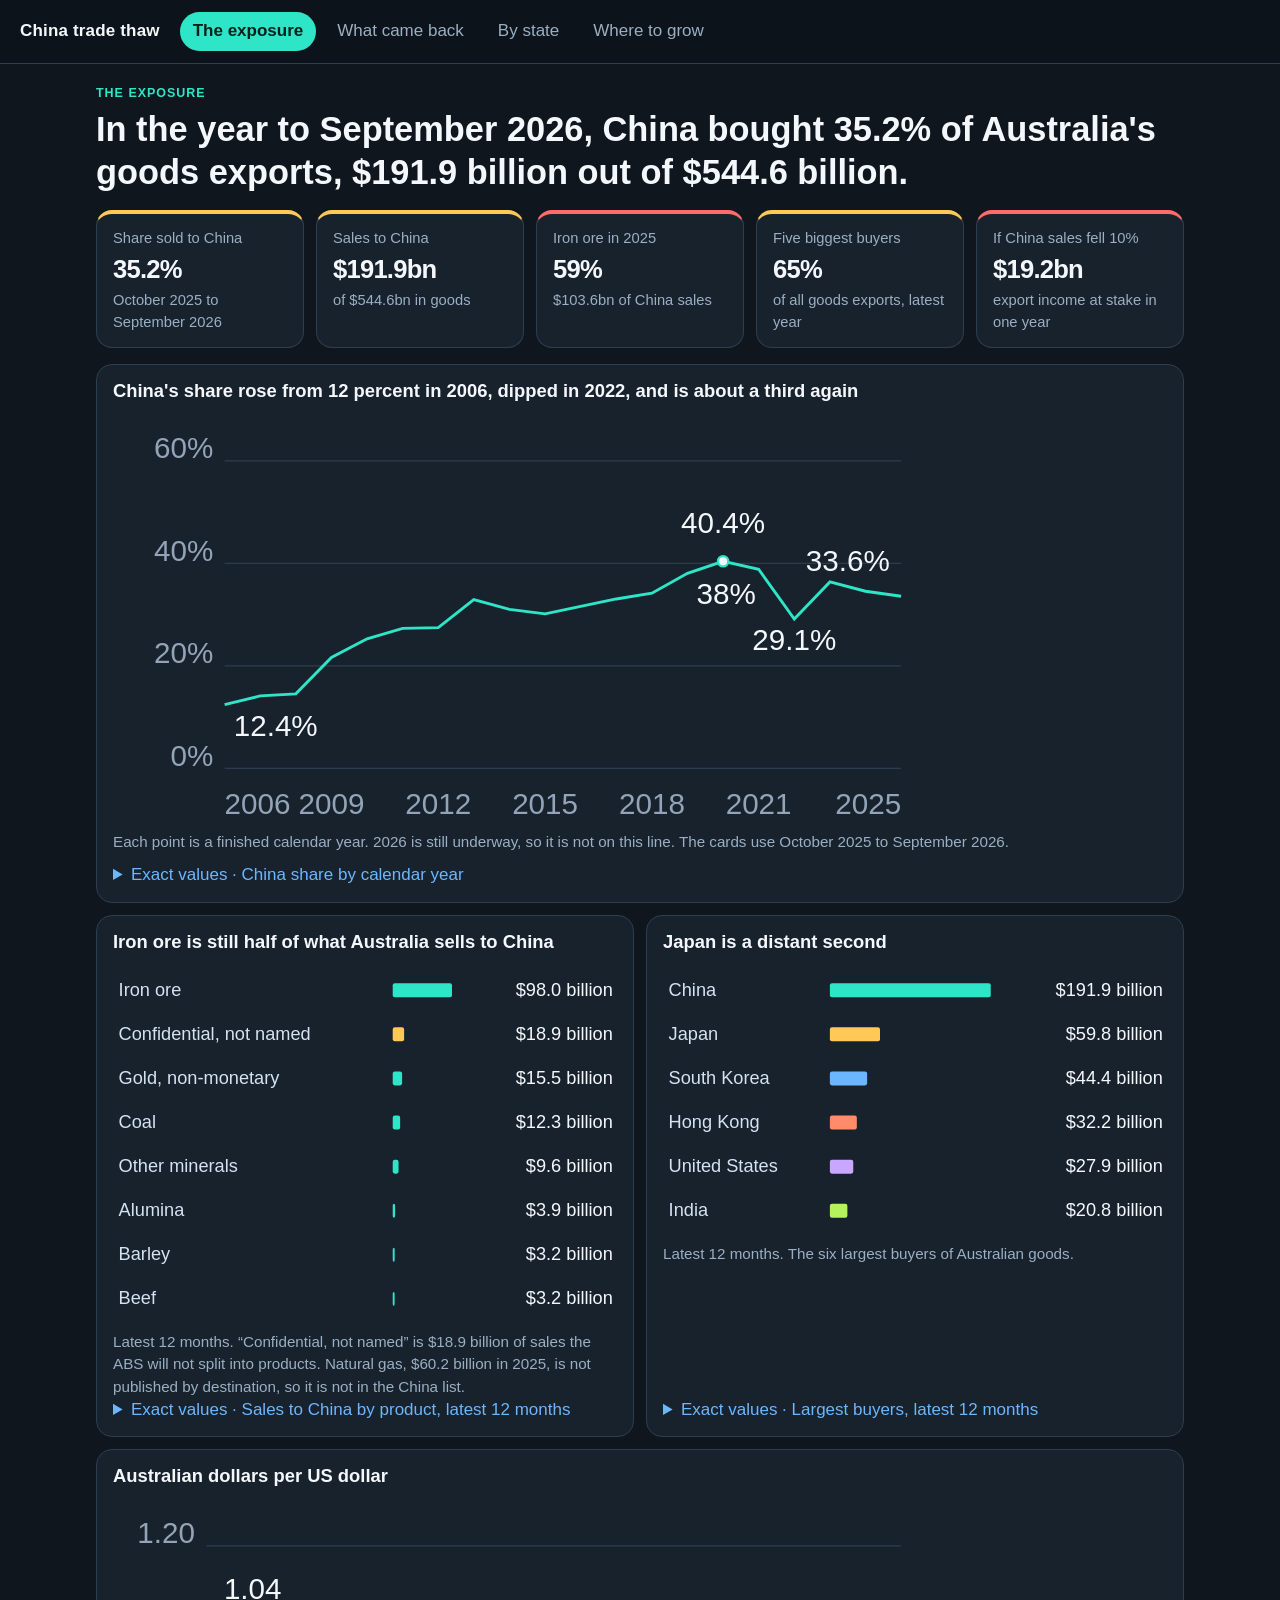
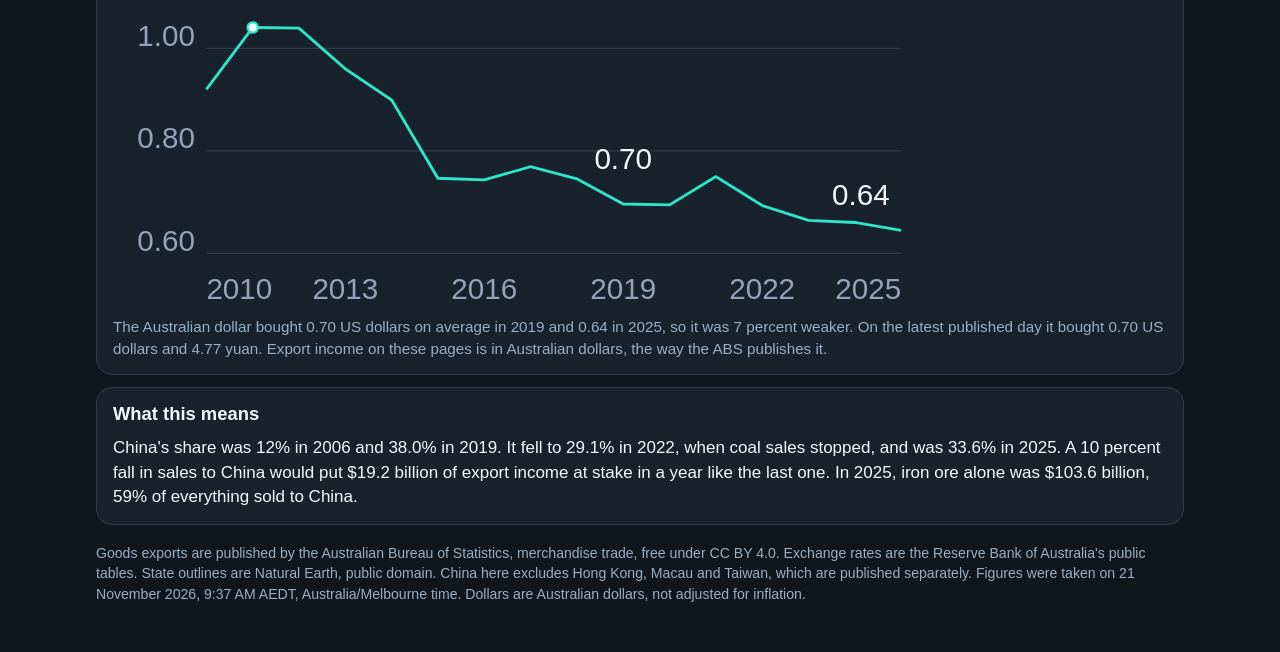
<file: site/index.html>
<!DOCTYPE html>
<html lang="en-AU">
<head>
<meta charset="utf-8">
<meta name="viewport" content="width=device-width, initial-scale=1">
<title>The exposure · China trade thaw</title>
<link rel="icon" href="favicon.ico">
<link rel="stylesheet" href="assets/style.css">
</head>
<body>
<header class="top">
  <div class="brand">China trade thaw</div>
  <nav><a href="index.html" aria-current="page">The exposure</a><a href="recovery.html">What came back</a><a href="states.html">By state</a><a href="grow.html">Where to grow</a></nav>
</header>
<main>

<section class="banner">
  <p class="kicker">The exposure</p>
  <h1>In the year to September 2026, China bought 35.2% of Australia's goods exports, $191.9 billion out of $544.6 billion.</h1>
</section>
<section class="kpis"><article class="kpi status-part"><p class="kpi-label">Share sold to China</p><p class="kpi-value">35.2%</p><p class="kpi-detail">October 2025 to September 2026</p></article><article class="kpi status-part"><p class="kpi-label">Sales to China</p><p class="kpi-value">$191.9bn</p><p class="kpi-detail">of $544.6bn in goods</p></article><article class="kpi status-down"><p class="kpi-label">Iron ore in 2025</p><p class="kpi-value">59%</p><p class="kpi-detail">$103.6bn of China sales</p></article><article class="kpi status-part"><p class="kpi-label">Five biggest buyers</p><p class="kpi-value">65%</p><p class="kpi-detail">of all goods exports, latest year</p></article><article class="kpi status-down"><p class="kpi-label">If China sales fell 10%</p><p class="kpi-value">$19.2bn</p><p class="kpi-detail">export income at stake in one year</p></article></section>
<section class="card">
  <h2>China's share rose from 12 percent in 2006, dipped in 2022, and is about a third again</h2>
  <div class="chart-scroll"><svg class="chart" data-chart="china-share" viewBox="0 0 720 360" role="img" width="100%"><line x1="98" y1="312.0" x2="692" y2="312.0" stroke="#2c3c4e"></line><text class="chart-label tick" x="88" y="309.9" text-anchor="end" fill="#93a4b8" font-size="26">0%</text><line x1="98" y1="222.0" x2="692" y2="222.0" stroke="#2c3c4e"></line><text class="chart-label tick" x="88" y="219.9" text-anchor="end" fill="#93a4b8" font-size="26">20%</text><line x1="98" y1="132.0" x2="692" y2="132.0" stroke="#2c3c4e"></line><text class="chart-label tick" x="88" y="129.9" text-anchor="end" fill="#93a4b8" font-size="26">40%</text><line x1="98" y1="42.0" x2="692" y2="42.0" stroke="#2c3c4e"></line><text class="chart-label tick" x="88" y="39.9" text-anchor="end" fill="#93a4b8" font-size="26">60%</text><polyline fill="none" stroke="#2ee6c7" stroke-width="2.5" points="98.0,256.0 129.3,248.4 160.5,246.6 191.8,214.6 223.1,198.3 254.3,189.1 285.6,188.4 316.8,163.8 348.1,172.5 379.4,176.4 410.6,169.8 441.9,163.3 473.2,158.2 504.4,140.8 535.7,130.2 566.9,137.2 598.2,180.9 629.5,148.3 660.7,156.5 692.0,160.9"></polyline><circle data-peak-point="1" data-year="2020" cx="535.7" cy="130.2" r="4.5" fill="#f4f7fb" stroke="#2ee6c7" stroke-width="2"></circle><text class="chart-label year-label" data-year="2006" x="98.0" y="352" text-anchor="start" fill="#93a4b8" font-size="26">2006</text><text class="chart-label year-label" data-year="2009" x="191.8" y="352" text-anchor="middle" fill="#93a4b8" font-size="26">2009</text><text class="chart-label year-label" data-year="2012" x="285.6" y="352" text-anchor="middle" fill="#93a4b8" font-size="26">2012</text><text class="chart-label year-label" data-year="2015" x="379.4" y="352" text-anchor="middle" fill="#93a4b8" font-size="26">2015</text><text class="chart-label year-label" data-year="2018" x="473.2" y="352" text-anchor="middle" fill="#93a4b8" font-size="26">2018</text><text class="chart-label year-label" data-year="2021" x="566.9" y="352" text-anchor="middle" fill="#93a4b8" font-size="26">2021</text><text class="chart-label year-label" data-year="2025" x="692.0" y="352" text-anchor="end" fill="#93a4b8" font-size="26">2025</text><text class="chart-label callout" data-year="2006" x="106.0" y="283.3" text-anchor="start" fill="#f4f7fb" font-size="26">12.4%</text><text class="chart-label callout" data-year="2019" x="512.4" y="168.1" text-anchor="start" fill="#f4f7fb" font-size="26">38%</text><text class="chart-label callout" data-year="2022" x="598.2" y="208.2" text-anchor="middle" fill="#f4f7fb" font-size="26">29.1%</text><text class="chart-label callout" data-year="2025" x="682.0" y="138.8" text-anchor="end" fill="#f4f7fb" font-size="26">33.6%</text><text class="chart-label callout" data-year="2020" data-peak="1" x="535.7" y="105.5" text-anchor="middle" fill="#f4f7fb" font-size="26">40.4%</text></svg></div>
  <p class="note">Each point is a finished calendar year. 2026 is still underway, so it is not on this line. The cards use October 2025 to September 2026.</p>
  <details class="exact"><summary>Exact values · China share by calendar year</summary><table><thead><tr><th>Year</th><th>China share</th><th>Sales to China</th><th>All goods exports</th></tr></thead><tbody><tr><td>2006</td><td>12.4%</td><td>$20.4 billion</td><td>$163.8 billion</td></tr><tr><td>2007</td><td>14.1%</td><td>$23.8 billion</td><td>$168.4 billion</td></tr><tr><td>2008</td><td>14.5%</td><td>$32.3 billion</td><td>$222.3 billion</td></tr><tr><td>2009</td><td>21.6%</td><td>$42.5 billion</td><td>$196.6 billion</td></tr><tr><td>2010</td><td>25.3%</td><td>$58.4 billion</td><td>$231.1 billion</td></tr><tr><td>2011</td><td>27.3%</td><td>$71.5 billion</td><td>$261.7 billion</td></tr><tr><td>2012</td><td>27.5%</td><td>$68.1 billion</td><td>$247.7 billion</td></tr><tr><td>2013</td><td>32.9%</td><td>$86.3 billion</td><td>$262.0 billion</td></tr><tr><td>2014</td><td>31.0%</td><td>$82.4 billion</td><td>$265.9 billion</td></tr><tr><td>2015</td><td>30.1%</td><td>$75.2 billion</td><td>$249.6 billion</td></tr><tr><td>2016</td><td>31.6%</td><td>$81.7 billion</td><td>$258.5 billion</td></tr><tr><td>2017</td><td>33.0%</td><td>$99.6 billion</td><td>$301.3 billion</td></tr><tr><td>2018</td><td>34.2%</td><td>$117.8 billion</td><td>$344.6 billion</td></tr><tr><td>2019</td><td>38.0%</td><td>$148.4 billion</td><td>$390.0 billion</td></tr><tr><td>2020</td><td>40.4%</td><td>$146.6 billion</td><td>$362.7 billion</td></tr><tr><td>2021</td><td>38.8%</td><td>$177.9 billion</td><td>$458.2 billion</td></tr><tr><td>2022</td><td>29.1%</td><td>$173.0 billion</td><td>$593.9 billion</td></tr><tr><td>2023</td><td>36.4%</td><td>$203.2 billion</td><td>$558.6 billion</td></tr><tr><td>2024</td><td>34.6%</td><td>$178.7 billion</td><td>$517.0 billion</td></tr><tr><td>2025</td><td>33.6%</td><td>$175.9 billion</td><td>$523.6 billion</td></tr></tbody></table></details>
</section>
<section class="grid-2">
  <article class="card">
    <h2>Iron ore is still half of what Australia sells to China</h2>
    <div class="chart-scroll"><svg class="chart" data-chart="china-goods" viewBox="0 0 720 514" role="img" width="100%"><text class="chart-label" x="8" y="45.1" fill="#d5e2ef" font-size="26">Iron ore</text><rect x="399.6" y="27.5" width="84.7" height="20" rx="3" fill="#2ee6c7"></rect><text class="chart-label" x="714" y="45.1" text-anchor="end" fill="#f4f7fb" font-size="26">$98.0 billion</text><text class="chart-label" x="8" y="108.1" fill="#d5e2ef" font-size="26">Confidential, not named</text><rect x="399.6" y="90.5" width="16.3" height="20" rx="3" fill="#ffc857"></rect><text class="chart-label" x="714" y="108.1" text-anchor="end" fill="#f4f7fb" font-size="26">$18.9 billion</text><text class="chart-label" x="8" y="171.1" fill="#d5e2ef" font-size="26">Gold, non-monetary</text><rect x="399.6" y="153.5" width="13.4" height="20" rx="3" fill="#2ee6c7"></rect><text class="chart-label" x="714" y="171.1" text-anchor="end" fill="#f4f7fb" font-size="26">$15.5 billion</text><text class="chart-label" x="8" y="234.1" fill="#d5e2ef" font-size="26">Coal</text><rect x="399.6" y="216.5" width="10.6" height="20" rx="3" fill="#2ee6c7"></rect><text class="chart-label" x="714" y="234.1" text-anchor="end" fill="#f4f7fb" font-size="26">$12.3 billion</text><text class="chart-label" x="8" y="297.1" fill="#d5e2ef" font-size="26">Other minerals</text><rect x="399.6" y="279.5" width="8.3" height="20" rx="3" fill="#2ee6c7"></rect><text class="chart-label" x="714" y="297.1" text-anchor="end" fill="#f4f7fb" font-size="26">$9.6 billion</text><text class="chart-label" x="8" y="360.1" fill="#d5e2ef" font-size="26">Alumina</text><rect x="399.6" y="342.5" width="3.4" height="20" rx="3" fill="#2ee6c7"></rect><text class="chart-label" x="714" y="360.1" text-anchor="end" fill="#f4f7fb" font-size="26">$3.9 billion</text><text class="chart-label" x="8" y="423.1" fill="#d5e2ef" font-size="26">Barley</text><rect x="399.6" y="405.5" width="2.8" height="20" rx="3" fill="#2ee6c7"></rect><text class="chart-label" x="714" y="423.1" text-anchor="end" fill="#f4f7fb" font-size="26">$3.2 billion</text><text class="chart-label" x="8" y="486.1" fill="#d5e2ef" font-size="26">Beef</text><rect x="399.6" y="468.5" width="2.7" height="20" rx="3" fill="#2ee6c7"></rect><text class="chart-label" x="714" y="486.1" text-anchor="end" fill="#f4f7fb" font-size="26">$3.2 billion</text></svg></div>
    <p class="note">Latest 12 months. “Confidential, not named” is $18.9 billion of sales the ABS will not split into products. Natural gas, $60.2 billion in 2025, is not published by destination, so it is not in the China list.</p>
    <details class="exact"><summary>Exact values · Sales to China by product, latest 12 months</summary><table><thead><tr><th>Product</th><th>Sales to China</th><th>Share of China sales</th></tr></thead><tbody><tr><td>Iron ore</td><td>$98.0 billion</td><td>51.1%</td></tr><tr><td>Confidential, not named</td><td>$18.9 billion</td><td>9.8%</td></tr><tr><td>Gold, non-monetary</td><td>$15.5 billion</td><td>8.1%</td></tr><tr><td>Coal</td><td>$12.3 billion</td><td>6.4%</td></tr><tr><td>Other minerals</td><td>$9.6 billion</td><td>5.0%</td></tr><tr><td>Alumina</td><td>$3.9 billion</td><td>2.0%</td></tr><tr><td>Barley</td><td>$3.2 billion</td><td>1.7%</td></tr><tr><td>Beef</td><td>$3.2 billion</td><td>1.6%</td></tr></tbody></table></details>
  </article>
  <article class="card">
    <h2>Japan is a distant second</h2>
    <div class="chart-scroll"><svg class="chart" data-chart="partners" viewBox="0 0 720 388" role="img" width="100%"><text class="chart-label" x="8" y="45.1" fill="#d5e2ef" font-size="26">China</text><rect x="238.4" y="27.5" width="229.8" height="20" rx="3" fill="#2ee6c7"></rect><text class="chart-label" x="714" y="45.1" text-anchor="end" fill="#f4f7fb" font-size="26">$191.9 billion</text><text class="chart-label" x="8" y="108.1" fill="#d5e2ef" font-size="26">Japan</text><rect x="238.4" y="90.5" width="71.6" height="20" rx="3" fill="#ffc857"></rect><text class="chart-label" x="714" y="108.1" text-anchor="end" fill="#f4f7fb" font-size="26">$59.8 billion</text><text class="chart-label" x="8" y="171.1" fill="#d5e2ef" font-size="26">South Korea</text><rect x="238.4" y="153.5" width="53.2" height="20" rx="3" fill="#6cb6ff"></rect><text class="chart-label" x="714" y="171.1" text-anchor="end" fill="#f4f7fb" font-size="26">$44.4 billion</text><text class="chart-label" x="8" y="234.1" fill="#d5e2ef" font-size="26">Hong Kong</text><rect x="238.4" y="216.5" width="38.5" height="20" rx="3" fill="#ff8b6b"></rect><text class="chart-label" x="714" y="234.1" text-anchor="end" fill="#f4f7fb" font-size="26">$32.2 billion</text><text class="chart-label" x="8" y="297.1" fill="#d5e2ef" font-size="26">United States</text><rect x="238.4" y="279.5" width="33.4" height="20" rx="3" fill="#c9a6ff"></rect><text class="chart-label" x="714" y="297.1" text-anchor="end" fill="#f4f7fb" font-size="26">$27.9 billion</text><text class="chart-label" x="8" y="360.1" fill="#d5e2ef" font-size="26">India</text><rect x="238.4" y="342.5" width="25.0" height="20" rx="3" fill="#b6f25c"></rect><text class="chart-label" x="714" y="360.1" text-anchor="end" fill="#f4f7fb" font-size="26">$20.8 billion</text></svg></div>
    <p class="note">Latest 12 months. The six largest buyers of Australian goods.</p>
    <details class="exact"><summary>Exact values · Largest buyers, latest 12 months</summary><table><thead><tr><th>Buyer</th><th>Goods exports</th><th>Share of all goods</th></tr></thead><tbody><tr><td>China</td><td>$191.9 billion</td><td>35.2%</td></tr><tr><td>Japan</td><td>$59.8 billion</td><td>11.0%</td></tr><tr><td>South Korea</td><td>$44.4 billion</td><td>8.2%</td></tr><tr><td>Hong Kong</td><td>$32.2 billion</td><td>5.9%</td></tr><tr><td>United States</td><td>$27.9 billion</td><td>5.1%</td></tr><tr><td>India</td><td>$20.8 billion</td><td>3.8%</td></tr></tbody></table></details>
  </article>
</section>
<section class="card">
  <h2>Australian dollars per US dollar</h2>
  <div class="chart-scroll"><svg class="chart" data-chart="aud-usd" viewBox="0 0 720 360" role="img" width="100%"><line x1="82" y1="312.0" x2="692" y2="312.0" stroke="#2c3c4e"></line><text class="chart-label tick" x="72" y="309.9" text-anchor="end" fill="#93a4b8" font-size="26">0.60</text><line x1="82" y1="222.0" x2="692" y2="222.0" stroke="#2c3c4e"></line><text class="chart-label tick" x="72" y="219.9" text-anchor="end" fill="#93a4b8" font-size="26">0.80</text><line x1="82" y1="132.0" x2="692" y2="132.0" stroke="#2c3c4e"></line><text class="chart-label tick" x="72" y="129.9" text-anchor="end" fill="#93a4b8" font-size="26">1.00</text><line x1="82" y1="42.0" x2="692" y2="42.0" stroke="#2c3c4e"></line><text class="chart-label tick" x="72" y="39.9" text-anchor="end" fill="#93a4b8" font-size="26">1.20</text><polyline fill="none" stroke="#2ee6c7" stroke-width="2.5" points="82.0,168.0 122.7,113.7 163.3,114.3 204.0,150.0 244.7,177.4 285.3,246.1 326.0,247.5 366.7,235.9 407.3,246.6 448.0,268.7 488.7,269.5 529.3,244.6 570.0,270.0 610.7,283.0 651.3,284.9 692.0,291.8"></polyline><circle data-peak-point="1" data-year="2011" cx="122.7" cy="113.7" r="4.5" fill="#f4f7fb" stroke="#2ee6c7" stroke-width="2"></circle><text class="chart-label year-label" data-year="2010" x="82.0" y="352" text-anchor="start" fill="#93a4b8" font-size="26">2010</text><text class="chart-label year-label" data-year="2013" x="204.0" y="352" text-anchor="middle" fill="#93a4b8" font-size="26">2013</text><text class="chart-label year-label" data-year="2016" x="326.0" y="352" text-anchor="middle" fill="#93a4b8" font-size="26">2016</text><text class="chart-label year-label" data-year="2019" x="448.0" y="352" text-anchor="middle" fill="#93a4b8" font-size="26">2019</text><text class="chart-label year-label" data-year="2022" x="570.0" y="352" text-anchor="middle" fill="#93a4b8" font-size="26">2022</text><text class="chart-label year-label" data-year="2025" x="692.0" y="352" text-anchor="end" fill="#93a4b8" font-size="26">2025</text><text class="chart-label callout" data-year="2019" x="448.0" y="238.3" text-anchor="middle" fill="#f4f7fb" font-size="26">0.70</text><text class="chart-label callout" data-year="2025" x="682.0" y="269.7" text-anchor="end" fill="#f4f7fb" font-size="26">0.64</text><text class="chart-label callout" data-year="2011" data-peak="1" x="122.7" y="89.0" text-anchor="middle" fill="#f4f7fb" font-size="26">1.04</text></svg></div>
  <p class="note">The Australian dollar bought 0.70 US dollars on average in 2019 and 0.64 in 2025, so it was 7 percent weaker. On the latest published day it bought 0.70 US dollars and 4.77 yuan. Export income on these pages is in Australian dollars, the way the ABS publishes it.</p>
</section>
<section class="means"><h2>What this means</h2><p>China's share was 12% in 2006 and 38.0% in 2019. It fell to 29.1% in 2022, when coal sales stopped, and was 33.6% in 2025. A 10 percent fall in sales to China would put $19.2 billion of export income at stake in a year like the last one. In 2025, iron ore alone was $103.6 billion, 59% of everything sold to China.</p></section>

<footer class="sources">
  <p>Goods exports are published by the Australian Bureau of Statistics, merchandise trade, free under CC BY 4.0.
  Exchange rates are the Reserve Bank of Australia's public tables. State outlines are Natural Earth, public domain.
  China here excludes Hong Kong, Macau and Taiwan, which are published separately.
  Figures were taken on 21 November 2026, 9:37 AM AEDT, Australia/Melbourne time.
  Dollars are Australian dollars, not adjusted for inflation.</p>
</footer>
</main>
<script src="assets/app.js"></script>
</body>
</html>
</file>
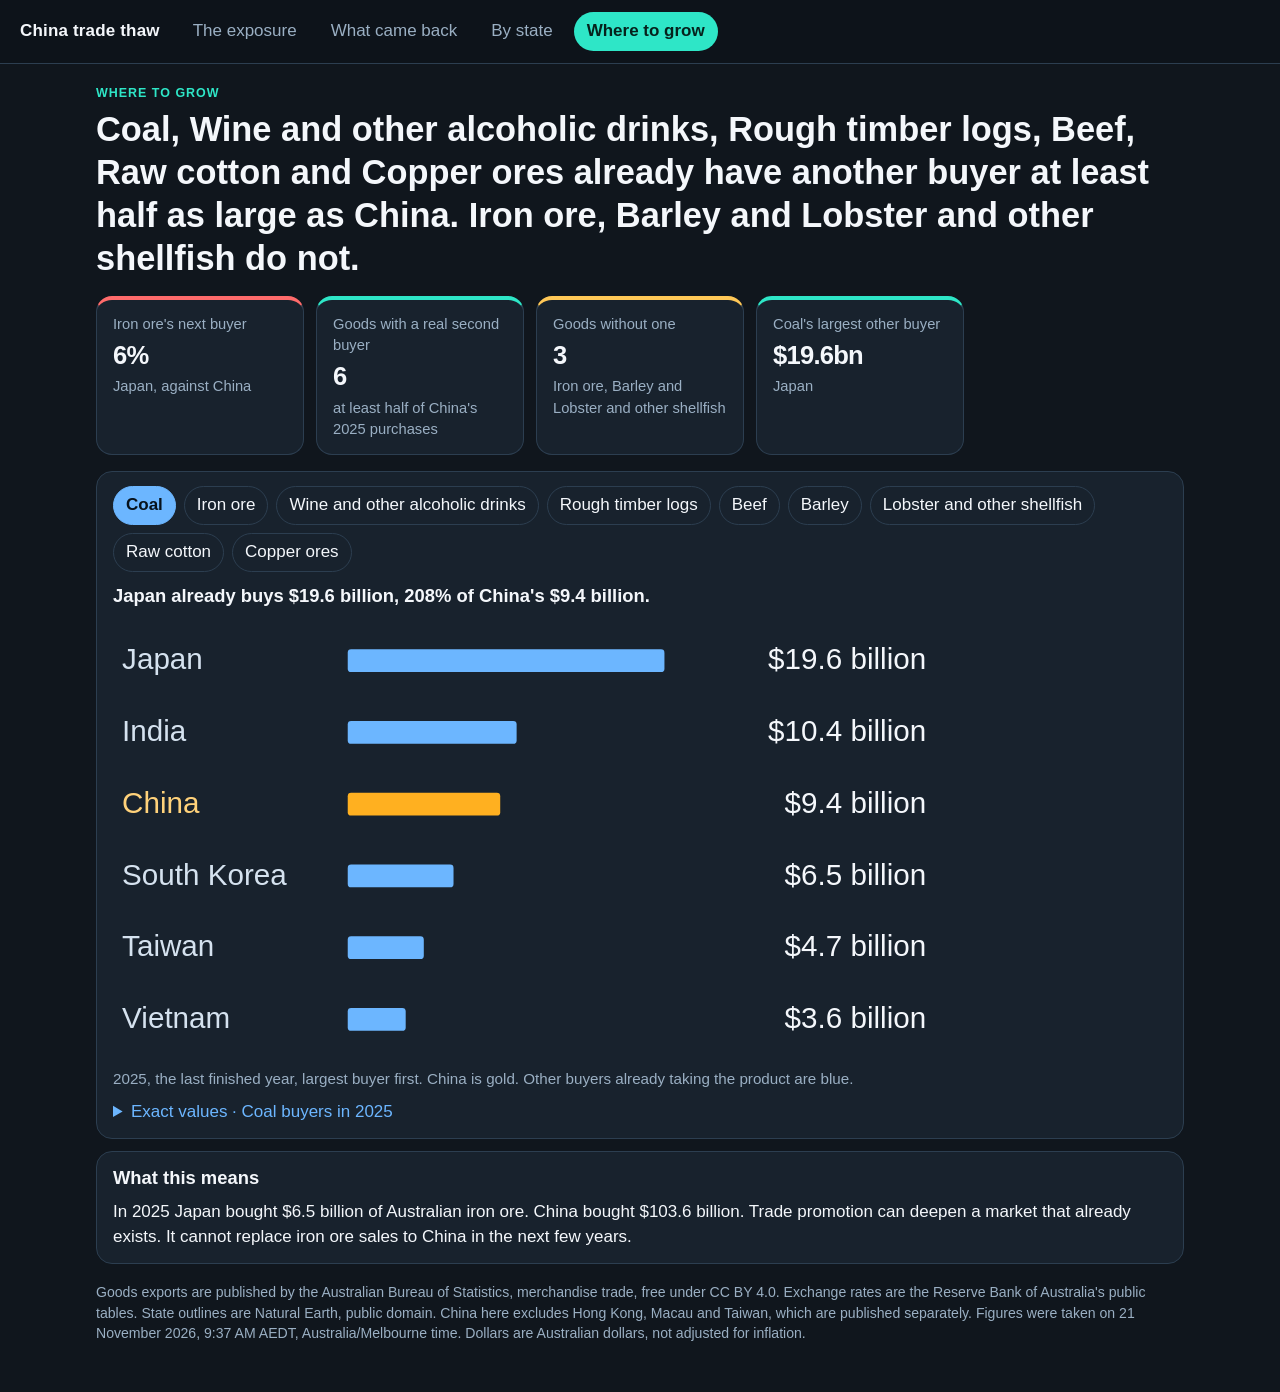
<file: site/grow.html>
<!DOCTYPE html>
<html lang="en-AU">
<head>
<meta charset="utf-8">
<meta name="viewport" content="width=device-width, initial-scale=1">
<title>Where to grow · China trade thaw</title>
<link rel="icon" href="favicon.ico">
<link rel="stylesheet" href="assets/style.css">
</head>
<body>
<header class="top">
  <div class="brand">China trade thaw</div>
  <nav><a href="index.html">The exposure</a><a href="recovery.html">What came back</a><a href="states.html">By state</a><a href="grow.html" aria-current="page">Where to grow</a></nav>
</header>
<main>

<section class="banner">
  <p class="kicker">Where to grow</p>
  <h1>Coal, Wine and other alcoholic drinks, Rough timber logs, Beef, Raw cotton and Copper ores already have another buyer at least half as large as China. Iron ore, Barley and Lobster and other shellfish do not.</h1>
</section>
<section class="kpis"><article class="kpi status-down"><p class="kpi-label">Iron ore's next buyer</p><p class="kpi-value">6%</p><p class="kpi-detail">Japan, against China</p></article><article class="kpi status-back"><p class="kpi-label">Goods with a real second buyer</p><p class="kpi-value">6</p><p class="kpi-detail">at least half of China's 2025 purchases</p></article><article class="kpi status-part"><p class="kpi-label">Goods without one</p><p class="kpi-value">3</p><p class="kpi-detail">Iron ore, Barley and Lobster and other shellfish</p></article><article class="kpi status-back"><p class="kpi-label">Coal's largest other buyer</p><p class="kpi-value">$19.6bn</p><p class="kpi-detail">Japan</p></article></section>
<section class="card" data-switch>
  <div class="pills"><button type="button" class="on" data-panel="321" aria-pressed="true">Coal</button><button type="button" class="" data-panel="281" aria-pressed="false">Iron ore</button><button type="button" class="" data-panel="112" aria-pressed="false">Wine and other alcoholic drinks</button><button type="button" class="" data-panel="247" aria-pressed="false">Rough timber logs</button><button type="button" class="" data-panel="011" aria-pressed="false">Beef</button><button type="button" class="" data-panel="043" aria-pressed="false">Barley</button><button type="button" class="" data-panel="036" aria-pressed="false">Lobster and other shellfish</button><button type="button" class="" data-panel="263" aria-pressed="false">Raw cotton</button><button type="button" class="" data-panel="283" aria-pressed="false">Copper ores</button></div>
  
<div class="panel" data-panel-id="321">
  <h3>Japan already buys $19.6 billion, 208% of China's $9.4 billion.</h3>
  <div class="chart-scroll"><svg class="chart" data-chart="buyers-321" data-sort="desc" viewBox="0 0 720 388" role="img" width="100%"><text class="chart-label" x="8" y="45.1" fill="#d5e2ef" font-size="26">Japan</text><rect x="206.1" y="27.5" width="278.1" height="20" rx="3" fill="#6cb6ff" data-code="JAP"></rect><text class="chart-label" x="714" y="45.1" text-anchor="end" fill="#f4f7fb" font-size="26">$19.6 billion</text><text class="chart-label" x="8" y="108.1" fill="#d5e2ef" font-size="26">India</text><rect x="206.1" y="90.5" width="148.3" height="20" rx="3" fill="#6cb6ff" data-code="INIA"></rect><text class="chart-label" x="714" y="108.1" text-anchor="end" fill="#f4f7fb" font-size="26">$10.4 billion</text><text class="chart-label" x="8" y="171.1" fill="#ffd27a" font-size="26">China</text><rect x="206.1" y="153.5" width="133.9" height="20" rx="3" fill="#ffb020" data-code="CHIN"></rect><text class="chart-label" x="714" y="171.1" text-anchor="end" fill="#f4f7fb" font-size="26">$9.4 billion</text><text class="chart-label" x="8" y="234.1" fill="#d5e2ef" font-size="26">South Korea</text><rect x="206.1" y="216.5" width="92.9" height="20" rx="3" fill="#6cb6ff" data-code="RKOR"></rect><text class="chart-label" x="714" y="234.1" text-anchor="end" fill="#f4f7fb" font-size="26">$6.5 billion</text><text class="chart-label" x="8" y="297.1" fill="#d5e2ef" font-size="26">Taiwan</text><rect x="206.1" y="279.5" width="66.8" height="20" rx="3" fill="#6cb6ff" data-code="TAIW"></rect><text class="chart-label" x="714" y="297.1" text-anchor="end" fill="#f4f7fb" font-size="26">$4.7 billion</text><text class="chart-label" x="8" y="360.1" fill="#d5e2ef" font-size="26">Vietnam</text><rect x="206.1" y="342.5" width="50.9" height="20" rx="3" fill="#6cb6ff" data-code="VIET"></rect><text class="chart-label" x="714" y="360.1" text-anchor="end" fill="#f4f7fb" font-size="26">$3.6 billion</text></svg></div>
  <p class="note">2025, the last finished year, largest buyer first. China is gold. Other buyers already taking the product are blue.</p>
  <details class="exact"><summary>Exact values · Coal buyers in 2025</summary><table><thead><tr><th>Buyer</th><th>Purchases</th></tr></thead><tbody><tr><td>Japan</td><td>$19.6 billion</td></tr><tr><td>India</td><td>$10.4 billion</td></tr><tr><td>China</td><td>$9.4 billion</td></tr><tr><td>South Korea</td><td>$6.5 billion</td></tr><tr><td>Taiwan</td><td>$4.7 billion</td></tr><tr><td>Vietnam</td><td>$3.6 billion</td></tr></tbody></table></details>
</div>

<div class="panel" data-panel-id="281" hidden>
  <h3>Japan buys $6.5 billion. That is 6% of China's $103.6 billion.</h3>
  <div class="chart-scroll"><svg class="chart" data-chart="buyers-281" data-sort="desc" viewBox="0 0 720 388" role="img" width="100%"><text class="chart-label" x="8" y="45.1" fill="#ffd27a" font-size="26">China</text><rect x="206.1" y="27.5" width="262.0" height="20" rx="3" fill="#ffb020" data-code="CHIN"></rect><text class="chart-label" x="714" y="45.1" text-anchor="end" fill="#f4f7fb" font-size="26">$103.6 billion</text><text class="chart-label" x="8" y="108.1" fill="#d5e2ef" font-size="26">Japan</text><rect x="206.1" y="90.5" width="16.4" height="20" rx="3" fill="#6cb6ff" data-code="JAP"></rect><text class="chart-label" x="714" y="108.1" text-anchor="end" fill="#f4f7fb" font-size="26">$6.5 billion</text><text class="chart-label" x="8" y="171.1" fill="#d5e2ef" font-size="26">South Korea</text><rect x="206.1" y="153.5" width="16.1" height="20" rx="3" fill="#6cb6ff" data-code="RKOR"></rect><text class="chart-label" x="714" y="171.1" text-anchor="end" fill="#f4f7fb" font-size="26">$6.4 billion</text><text class="chart-label" x="8" y="234.1" fill="#d5e2ef" font-size="26">Taiwan</text><rect x="206.1" y="216.5" width="4.2" height="20" rx="3" fill="#6cb6ff" data-code="TAIW"></rect><text class="chart-label" x="714" y="234.1" text-anchor="end" fill="#f4f7fb" font-size="26">$1.7 billion</text><text class="chart-label" x="8" y="297.1" fill="#d5e2ef" font-size="26">Vietnam</text><rect x="206.1" y="279.5" width="3.6" height="20" rx="3" fill="#6cb6ff" data-code="VIET"></rect><text class="chart-label" x="714" y="297.1" text-anchor="end" fill="#f4f7fb" font-size="26">$1.4 billion</text><text class="chart-label" x="8" y="360.1" fill="#d5e2ef" font-size="26">Indonesia</text><rect x="206.1" y="342.5" width="2.3" height="20" rx="3" fill="#6cb6ff" data-code="INDO"></rect><text class="chart-label" x="714" y="360.1" text-anchor="end" fill="#f4f7fb" font-size="26">$928 million</text></svg></div>
  <p class="note">2025, the last finished year, largest buyer first. China is gold. Other buyers already taking the product are blue.</p>
  <details class="exact"><summary>Exact values · Iron ore buyers in 2025</summary><table><thead><tr><th>Buyer</th><th>Purchases</th></tr></thead><tbody><tr><td>China</td><td>$103.6 billion</td></tr><tr><td>Japan</td><td>$6.5 billion</td></tr><tr><td>South Korea</td><td>$6.4 billion</td></tr><tr><td>Taiwan</td><td>$1.7 billion</td></tr><tr><td>Vietnam</td><td>$1.4 billion</td></tr><tr><td>Indonesia</td><td>$928 million</td></tr></tbody></table></details>
</div>

<div class="panel" data-panel-id="112" hidden>
  <h3>United Kingdom already buys $391 million, 54% of China's $722 million.</h3>
  <div class="chart-scroll"><svg class="chart" data-chart="buyers-112" data-sort="desc" viewBox="0 0 720 388" role="img" width="100%"><text class="chart-label" x="8" y="45.1" fill="#ffd27a" font-size="26">China</text><rect x="254.5" y="27.5" width="245.9" height="20" rx="3" fill="#ffb020" data-code="CHIN"></rect><text class="chart-label" x="714" y="45.1" text-anchor="end" fill="#f4f7fb" font-size="26">$722 million</text><text class="chart-label" x="8" y="108.1" fill="#d5e2ef" font-size="26">United Kingdom</text><rect x="254.5" y="90.5" width="133.2" height="20" rx="3" fill="#6cb6ff" data-code="UK"></rect><text class="chart-label" x="714" y="108.1" text-anchor="end" fill="#f4f7fb" font-size="26">$391 million</text><text class="chart-label" x="8" y="171.1" fill="#d5e2ef" font-size="26">United States</text><rect x="254.5" y="153.5" width="111.1" height="20" rx="3" fill="#6cb6ff" data-code="USA"></rect><text class="chart-label" x="714" y="171.1" text-anchor="end" fill="#f4f7fb" font-size="26">$326 million</text><text class="chart-label" x="8" y="234.1" fill="#d5e2ef" font-size="26">New Zealand</text><rect x="254.5" y="216.5" width="72.1" height="20" rx="3" fill="#6cb6ff" data-code="NZ"></rect><text class="chart-label" x="714" y="234.1" text-anchor="end" fill="#f4f7fb" font-size="26">$212 million</text><text class="chart-label" x="8" y="297.1" fill="#d5e2ef" font-size="26">Canada</text><rect x="254.5" y="279.5" width="60.2" height="20" rx="3" fill="#6cb6ff" data-code="CAN"></rect><text class="chart-label" x="714" y="297.1" text-anchor="end" fill="#f4f7fb" font-size="26">$177 million</text><text class="chart-label" x="8" y="360.1" fill="#d5e2ef" font-size="26">Hong Kong</text><rect x="254.5" y="342.5" width="47.8" height="20" rx="3" fill="#6cb6ff" data-code="HONG"></rect><text class="chart-label" x="714" y="360.1" text-anchor="end" fill="#f4f7fb" font-size="26">$141 million</text></svg></div>
  <p class="note">2025, the last finished year, largest buyer first. China is gold. Other buyers already taking the product are blue.</p>
  <details class="exact"><summary>Exact values · Wine and other alcoholic drinks buyers in 2025</summary><table><thead><tr><th>Buyer</th><th>Purchases</th></tr></thead><tbody><tr><td>China</td><td>$722 million</td></tr><tr><td>United Kingdom</td><td>$391 million</td></tr><tr><td>United States</td><td>$326 million</td></tr><tr><td>New Zealand</td><td>$212 million</td></tr><tr><td>Canada</td><td>$177 million</td></tr><tr><td>Hong Kong</td><td>$141 million</td></tr></tbody></table></details>
</div>

<div class="panel" data-panel-id="247" hidden>
  <h3>India already buys $167 million, 130% of China's $128 million.</h3>
  <div class="chart-scroll"><svg class="chart" data-chart="buyers-247" data-sort="desc" viewBox="0 0 720 388" role="img" width="100%"><text class="chart-label" x="8" y="45.1" fill="#d5e2ef" font-size="26">India</text><rect x="206.1" y="27.5" width="294.2" height="20" rx="3" fill="#6cb6ff" data-code="INIA"></rect><text class="chart-label" x="714" y="45.1" text-anchor="end" fill="#f4f7fb" font-size="26">$167 million</text><text class="chart-label" x="8" y="108.1" fill="#ffd27a" font-size="26">China</text><rect x="206.1" y="90.5" width="226.0" height="20" rx="3" fill="#ffb020" data-code="CHIN"></rect><text class="chart-label" x="714" y="108.1" text-anchor="end" fill="#f4f7fb" font-size="26">$128 million</text><text class="chart-label" x="8" y="171.1" fill="#d5e2ef" font-size="26">Vietnam</text><rect x="206.1" y="153.5" width="13.6" height="20" rx="3" fill="#6cb6ff" data-code="VIET"></rect><text class="chart-label" x="714" y="171.1" text-anchor="end" fill="#f4f7fb" font-size="26">$7.7 million</text><text class="chart-label" x="8" y="234.1" fill="#d5e2ef" font-size="26">Thailand</text><rect x="206.1" y="216.5" width="9.6" height="20" rx="3" fill="#6cb6ff" data-code="THAI"></rect><text class="chart-label" x="714" y="234.1" text-anchor="end" fill="#f4f7fb" font-size="26">$5.4 million</text><text class="chart-label" x="8" y="297.1" fill="#d5e2ef" font-size="26">New Zealand</text><rect x="206.1" y="279.5" width="6.0" height="20" rx="3" fill="#6cb6ff" data-code="NZ"></rect><text class="chart-label" x="714" y="297.1" text-anchor="end" fill="#f4f7fb" font-size="26">$3.4 million</text><text class="chart-label" x="8" y="360.1" fill="#d5e2ef" font-size="26">South Korea</text><rect x="206.1" y="342.5" width="5.7" height="20" rx="3" fill="#6cb6ff" data-code="RKOR"></rect><text class="chart-label" x="714" y="360.1" text-anchor="end" fill="#f4f7fb" font-size="26">$3.3 million</text></svg></div>
  <p class="note">2025, the last finished year, largest buyer first. China is gold. Other buyers already taking the product are blue.</p>
  <details class="exact"><summary>Exact values · Rough timber logs buyers in 2025</summary><table><thead><tr><th>Buyer</th><th>Purchases</th></tr></thead><tbody><tr><td>India</td><td>$167 million</td></tr><tr><td>China</td><td>$128 million</td></tr><tr><td>Vietnam</td><td>$7.7 million</td></tr><tr><td>Thailand</td><td>$5.4 million</td></tr><tr><td>New Zealand</td><td>$3.4 million</td></tr><tr><td>South Korea</td><td>$3.3 million</td></tr></tbody></table></details>
</div>

<div class="panel" data-panel-id="011" hidden>
  <h3>United States already buys $5.9 billion, 168% of China's $3.5 billion.</h3>
  <div class="chart-scroll"><svg class="chart" data-chart="buyers-011" data-sort="desc" viewBox="0 0 720 388" role="img" width="100%"><text class="chart-label" x="8" y="45.1" fill="#d5e2ef" font-size="26">United States</text><rect x="238.4" y="27.5" width="262.0" height="20" rx="3" fill="#6cb6ff" data-code="USA"></rect><text class="chart-label" x="714" y="45.1" text-anchor="end" fill="#f4f7fb" font-size="26">$5.9 billion</text><text class="chart-label" x="8" y="108.1" fill="#ffd27a" font-size="26">China</text><rect x="238.4" y="90.5" width="156.0" height="20" rx="3" fill="#ffb020" data-code="CHIN"></rect><text class="chart-label" x="714" y="108.1" text-anchor="end" fill="#f4f7fb" font-size="26">$3.5 billion</text><text class="chart-label" x="8" y="171.1" fill="#d5e2ef" font-size="26">Japan</text><rect x="238.4" y="153.5" width="111.2" height="20" rx="3" fill="#6cb6ff" data-code="JAP"></rect><text class="chart-label" x="714" y="171.1" text-anchor="end" fill="#f4f7fb" font-size="26">$2.5 billion</text><text class="chart-label" x="8" y="234.1" fill="#d5e2ef" font-size="26">South Korea</text><rect x="238.4" y="216.5" width="110.8" height="20" rx="3" fill="#6cb6ff" data-code="RKOR"></rect><text class="chart-label" x="714" y="234.1" text-anchor="end" fill="#f4f7fb" font-size="26">$2.5 billion</text><text class="chart-label" x="8" y="297.1" fill="#d5e2ef" font-size="26">Canada</text><rect x="238.4" y="279.5" width="29.9" height="20" rx="3" fill="#6cb6ff" data-code="CAN"></rect><text class="chart-label" x="714" y="297.1" text-anchor="end" fill="#f4f7fb" font-size="26">$667 million</text><text class="chart-label" x="8" y="360.1" fill="#d5e2ef" font-size="26">Indonesia</text><rect x="238.4" y="342.5" width="26.0" height="20" rx="3" fill="#6cb6ff" data-code="INDO"></rect><text class="chart-label" x="714" y="360.1" text-anchor="end" fill="#f4f7fb" font-size="26">$581 million</text></svg></div>
  <p class="note">2025, the last finished year, largest buyer first. China is gold. Other buyers already taking the product are blue.</p>
  <details class="exact"><summary>Exact values · Beef buyers in 2025</summary><table><thead><tr><th>Buyer</th><th>Purchases</th></tr></thead><tbody><tr><td>United States</td><td>$5.9 billion</td></tr><tr><td>China</td><td>$3.5 billion</td></tr><tr><td>Japan</td><td>$2.5 billion</td></tr><tr><td>South Korea</td><td>$2.5 billion</td></tr><tr><td>Canada</td><td>$667 million</td></tr><tr><td>Indonesia</td><td>$581 million</td></tr></tbody></table></details>
</div>

<div class="panel" data-panel-id="043" hidden>
  <h3>Saudi Arabia buys $212 million. That is 9% of China's $2.4 billion.</h3>
  <div class="chart-scroll"><svg class="chart" data-chart="buyers-043" data-sort="desc" viewBox="0 0 720 388" role="img" width="100%"><text class="chart-label" x="8" y="45.1" fill="#ffd27a" font-size="26">China</text><rect x="222.2" y="27.5" width="278.1" height="20" rx="3" fill="#ffb020" data-code="CHIN"></rect><text class="chart-label" x="714" y="45.1" text-anchor="end" fill="#f4f7fb" font-size="26">$2.4 billion</text><text class="chart-label" x="8" y="108.1" fill="#d5e2ef" font-size="26">Saudi Arabia</text><rect x="222.2" y="90.5" width="24.4" height="20" rx="3" fill="#6cb6ff" data-code="SAUD"></rect><text class="chart-label" x="714" y="108.1" text-anchor="end" fill="#f4f7fb" font-size="26">$212 million</text><text class="chart-label" x="8" y="171.1" fill="#d5e2ef" font-size="26">Japan</text><rect x="222.2" y="153.5" width="23.6" height="20" rx="3" fill="#6cb6ff" data-code="JAP"></rect><text class="chart-label" x="714" y="171.1" text-anchor="end" fill="#f4f7fb" font-size="26">$205 million</text><text class="chart-label" x="8" y="234.1" fill="#d5e2ef" font-size="26">Mexico</text><rect x="222.2" y="216.5" width="16.0" height="20" rx="3" fill="#6cb6ff" data-code="MEXI"></rect><text class="chart-label" x="714" y="234.1" text-anchor="end" fill="#f4f7fb" font-size="26">$139 million</text><text class="chart-label" x="8" y="297.1" fill="#d5e2ef" font-size="26">Vietnam</text><rect x="222.2" y="279.5" width="9.9" height="20" rx="3" fill="#6cb6ff" data-code="VIET"></rect><text class="chart-label" x="714" y="297.1" text-anchor="end" fill="#f4f7fb" font-size="26">$86 million</text><text class="chart-label" x="8" y="360.1" fill="#d5e2ef" font-size="26">Thailand</text><rect x="222.2" y="342.5" width="6.8" height="20" rx="3" fill="#6cb6ff" data-code="THAI"></rect><text class="chart-label" x="714" y="360.1" text-anchor="end" fill="#f4f7fb" font-size="26">$59 million</text></svg></div>
  <p class="note">2025, the last finished year, largest buyer first. China is gold. Other buyers already taking the product are blue.</p>
  <details class="exact"><summary>Exact values · Barley buyers in 2025</summary><table><thead><tr><th>Buyer</th><th>Purchases</th></tr></thead><tbody><tr><td>China</td><td>$2.4 billion</td></tr><tr><td>Saudi Arabia</td><td>$212 million</td></tr><tr><td>Japan</td><td>$205 million</td></tr><tr><td>Mexico</td><td>$139 million</td></tr><tr><td>Vietnam</td><td>$86 million</td></tr><tr><td>Thailand</td><td>$59 million</td></tr></tbody></table></details>
</div>

<div class="panel" data-panel-id="036" hidden>
  <h3>Hong Kong buys $142 million. That is 23% of China's $611 million.</h3>
  <div class="chart-scroll"><svg class="chart" data-chart="buyers-036" data-sort="desc" viewBox="0 0 720 388" role="img" width="100%"><text class="chart-label" x="8" y="45.1" fill="#ffd27a" font-size="26">China</text><rect x="238.4" y="27.5" width="262.0" height="20" rx="3" fill="#ffb020" data-code="CHIN"></rect><text class="chart-label" x="714" y="45.1" text-anchor="end" fill="#f4f7fb" font-size="26">$611 million</text><text class="chart-label" x="8" y="108.1" fill="#d5e2ef" font-size="26">Hong Kong</text><rect x="238.4" y="90.5" width="61.0" height="20" rx="3" fill="#6cb6ff" data-code="HONG"></rect><text class="chart-label" x="714" y="108.1" text-anchor="end" fill="#f4f7fb" font-size="26">$142 million</text><text class="chart-label" x="8" y="171.1" fill="#d5e2ef" font-size="26">Taiwan</text><rect x="238.4" y="153.5" width="13.8" height="20" rx="3" fill="#6cb6ff" data-code="TAIW"></rect><text class="chart-label" x="714" y="171.1" text-anchor="end" fill="#f4f7fb" font-size="26">$32 million</text><text class="chart-label" x="8" y="234.1" fill="#d5e2ef" font-size="26">Singapore</text><rect x="238.4" y="216.5" width="12.5" height="20" rx="3" fill="#6cb6ff" data-code="SING"></rect><text class="chart-label" x="714" y="234.1" text-anchor="end" fill="#f4f7fb" font-size="26">$29 million</text><text class="chart-label" x="8" y="297.1" fill="#d5e2ef" font-size="26">United States</text><rect x="238.4" y="279.5" width="9.4" height="20" rx="3" fill="#6cb6ff" data-code="USA"></rect><text class="chart-label" x="714" y="297.1" text-anchor="end" fill="#f4f7fb" font-size="26">$22 million</text><text class="chart-label" x="8" y="360.1" fill="#d5e2ef" font-size="26">Vietnam</text><rect x="238.4" y="342.5" width="7.0" height="20" rx="3" fill="#6cb6ff" data-code="VIET"></rect><text class="chart-label" x="714" y="360.1" text-anchor="end" fill="#f4f7fb" font-size="26">$16 million</text></svg></div>
  <p class="note">2025, the last finished year, largest buyer first. China is gold. Other buyers already taking the product are blue.</p>
  <details class="exact"><summary>Exact values · Lobster and other shellfish buyers in 2025</summary><table><thead><tr><th>Buyer</th><th>Purchases</th></tr></thead><tbody><tr><td>China</td><td>$611 million</td></tr><tr><td>Hong Kong</td><td>$142 million</td></tr><tr><td>Taiwan</td><td>$32 million</td></tr><tr><td>Singapore</td><td>$29 million</td></tr><tr><td>United States</td><td>$22 million</td></tr><tr><td>Vietnam</td><td>$16 million</td></tr></tbody></table></details>
</div>

<div class="panel" data-panel-id="263" hidden>
  <h3>India already buys $633 million, 67% of China's $944 million.</h3>
  <div class="chart-scroll"><svg class="chart" data-chart="buyers-263" data-sort="desc" viewBox="0 0 720 388" role="img" width="100%"><text class="chart-label" x="8" y="45.1" fill="#ffd27a" font-size="26">China</text><rect x="190.0" y="27.5" width="310.4" height="20" rx="3" fill="#ffb020" data-code="CHIN"></rect><text class="chart-label" x="714" y="45.1" text-anchor="end" fill="#f4f7fb" font-size="26">$944 million</text><text class="chart-label" x="8" y="108.1" fill="#d5e2ef" font-size="26">India</text><rect x="190.0" y="90.5" width="208.3" height="20" rx="3" fill="#6cb6ff" data-code="INIA"></rect><text class="chart-label" x="714" y="108.1" text-anchor="end" fill="#f4f7fb" font-size="26">$633 million</text><text class="chart-label" x="8" y="171.1" fill="#d5e2ef" font-size="26">Vietnam</text><rect x="190.0" y="153.5" width="193.1" height="20" rx="3" fill="#6cb6ff" data-code="VIET"></rect><text class="chart-label" x="714" y="171.1" text-anchor="end" fill="#f4f7fb" font-size="26">$587 million</text><text class="chart-label" x="8" y="234.1" fill="#d5e2ef" font-size="26">Bangladesh</text><rect x="190.0" y="216.5" width="142.6" height="20" rx="3" fill="#6cb6ff" data-code="BADE"></rect><text class="chart-label" x="714" y="234.1" text-anchor="end" fill="#f4f7fb" font-size="26">$434 million</text><text class="chart-label" x="8" y="297.1" fill="#d5e2ef" font-size="26">Indonesia</text><rect x="190.0" y="279.5" width="115.0" height="20" rx="3" fill="#6cb6ff" data-code="INDO"></rect><text class="chart-label" x="714" y="297.1" text-anchor="end" fill="#f4f7fb" font-size="26">$350 million</text><text class="chart-label" x="8" y="360.1" fill="#d5e2ef" font-size="26">Malaysia</text><rect x="190.0" y="342.5" width="64.1" height="20" rx="3" fill="#6cb6ff" data-code="MLAY"></rect><text class="chart-label" x="714" y="360.1" text-anchor="end" fill="#f4f7fb" font-size="26">$195 million</text></svg></div>
  <p class="note">2025, the last finished year, largest buyer first. China is gold. Other buyers already taking the product are blue.</p>
  <details class="exact"><summary>Exact values · Raw cotton buyers in 2025</summary><table><thead><tr><th>Buyer</th><th>Purchases</th></tr></thead><tbody><tr><td>China</td><td>$944 million</td></tr><tr><td>India</td><td>$633 million</td></tr><tr><td>Vietnam</td><td>$587 million</td></tr><tr><td>Bangladesh</td><td>$434 million</td></tr><tr><td>Indonesia</td><td>$350 million</td></tr><tr><td>Malaysia</td><td>$195 million</td></tr></tbody></table></details>
</div>

<div class="panel" data-panel-id="283" hidden>
  <h3>Japan already buys $2.4 billion, 80% of China's $3.0 billion.</h3>
  <div class="chart-scroll"><svg class="chart" data-chart="buyers-283" data-sort="desc" viewBox="0 0 720 388" role="img" width="100%"><text class="chart-label" x="8" y="45.1" fill="#ffd27a" font-size="26">China</text><rect x="206.1" y="27.5" width="294.2" height="20" rx="3" fill="#ffb020" data-code="CHIN"></rect><text class="chart-label" x="714" y="45.1" text-anchor="end" fill="#f4f7fb" font-size="26">$3.0 billion</text><text class="chart-label" x="8" y="108.1" fill="#d5e2ef" font-size="26">Japan</text><rect x="206.1" y="90.5" width="235.9" height="20" rx="3" fill="#6cb6ff" data-code="JAP"></rect><text class="chart-label" x="714" y="108.1" text-anchor="end" fill="#f4f7fb" font-size="26">$2.4 billion</text><text class="chart-label" x="8" y="171.1" fill="#d5e2ef" font-size="26">India</text><rect x="206.1" y="153.5" width="111.7" height="20" rx="3" fill="#6cb6ff" data-code="INIA"></rect><text class="chart-label" x="714" y="171.1" text-anchor="end" fill="#f4f7fb" font-size="26">$1.1 billion</text><text class="chart-label" x="8" y="234.1" fill="#d5e2ef" font-size="26">South Korea</text><rect x="206.1" y="216.5" width="72.5" height="20" rx="3" fill="#6cb6ff" data-code="RKOR"></rect><text class="chart-label" x="714" y="234.1" text-anchor="end" fill="#f4f7fb" font-size="26">$739 million</text><text class="chart-label" x="8" y="297.1" fill="#d5e2ef" font-size="26">Malaysia</text><rect x="206.1" y="279.5" width="15.4" height="20" rx="3" fill="#6cb6ff" data-code="MLAY"></rect><text class="chart-label" x="714" y="297.1" text-anchor="end" fill="#f4f7fb" font-size="26">$157 million</text><text class="chart-label" x="8" y="360.1" fill="#d5e2ef" font-size="26">Philippines</text><rect x="206.1" y="342.5" width="6.8" height="20" rx="3" fill="#6cb6ff" data-code="PHIL"></rect><text class="chart-label" x="714" y="360.1" text-anchor="end" fill="#f4f7fb" font-size="26">$69 million</text></svg></div>
  <p class="note">2025, the last finished year, largest buyer first. China is gold. Other buyers already taking the product are blue.</p>
  <details class="exact"><summary>Exact values · Copper ores buyers in 2025</summary><table><thead><tr><th>Buyer</th><th>Purchases</th></tr></thead><tbody><tr><td>China</td><td>$3.0 billion</td></tr><tr><td>Japan</td><td>$2.4 billion</td></tr><tr><td>India</td><td>$1.1 billion</td></tr><tr><td>South Korea</td><td>$739 million</td></tr><tr><td>Malaysia</td><td>$157 million</td></tr><tr><td>Philippines</td><td>$69 million</td></tr></tbody></table></details>
</div>

</section>
<section class="means"><h2>What this means</h2><p>In 2025 Japan bought $6.5 billion of Australian iron ore. China bought $103.6 billion. Trade promotion can deepen a market that already exists. It cannot replace iron ore sales to China in the next few years.</p></section>

<footer class="sources">
  <p>Goods exports are published by the Australian Bureau of Statistics, merchandise trade, free under CC BY 4.0.
  Exchange rates are the Reserve Bank of Australia's public tables. State outlines are Natural Earth, public domain.
  China here excludes Hong Kong, Macau and Taiwan, which are published separately.
  Figures were taken on 21 November 2026, 9:37 AM AEDT, Australia/Melbourne time.
  Dollars are Australian dollars, not adjusted for inflation.</p>
</footer>
</main>
<script src="assets/app.js"></script>
</body>
</html>
</file>
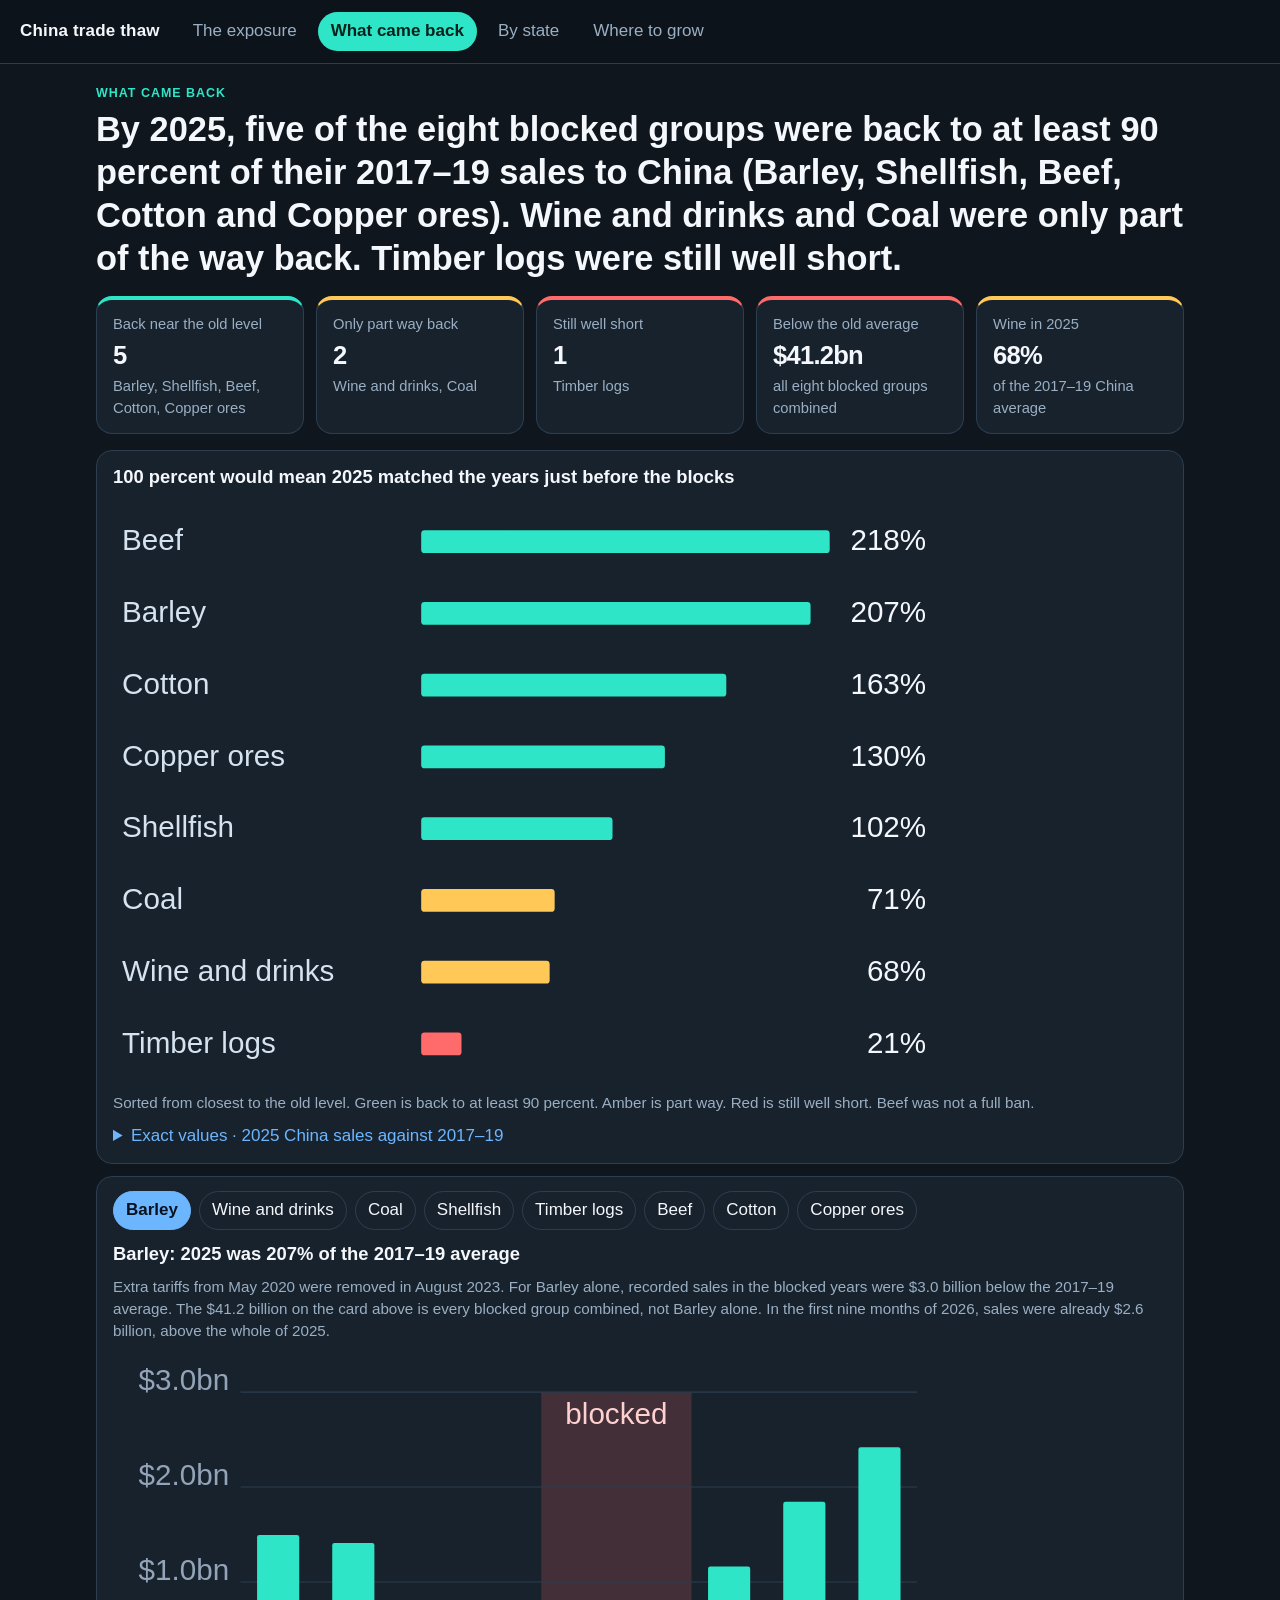
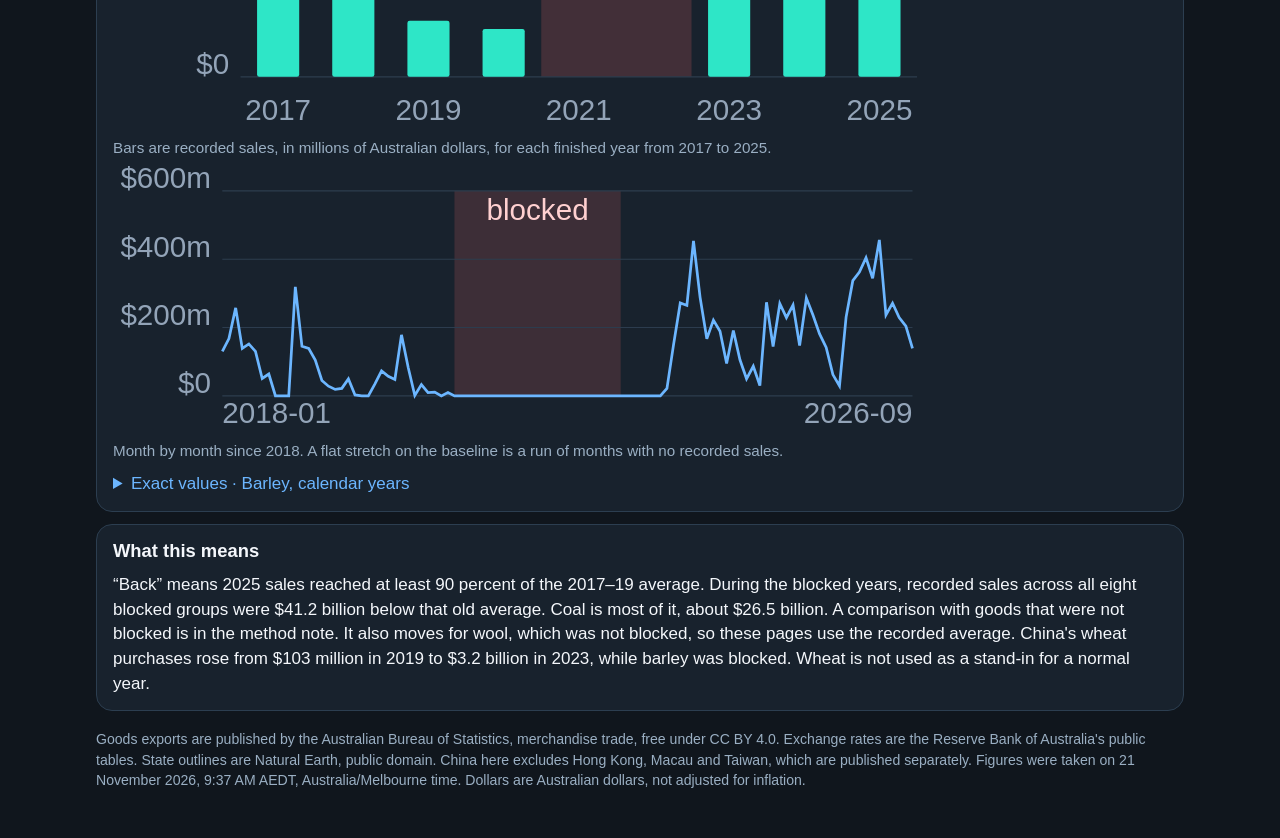
<file: site/recovery.html>
<!DOCTYPE html>
<html lang="en-AU">
<head>
<meta charset="utf-8">
<meta name="viewport" content="width=device-width, initial-scale=1">
<title>What came back · China trade thaw</title>
<link rel="icon" href="favicon.ico">
<link rel="stylesheet" href="assets/style.css">
</head>
<body>
<header class="top">
  <div class="brand">China trade thaw</div>
  <nav><a href="index.html">The exposure</a><a href="recovery.html" aria-current="page">What came back</a><a href="states.html">By state</a><a href="grow.html">Where to grow</a></nav>
</header>
<main>

<section class="banner">
  <p class="kicker">What came back</p>
  <h1>By 2025, five of the eight blocked groups were back to at least 90 percent of their 2017–19 sales to China (Barley, Shellfish, Beef, Cotton and Copper ores). Wine and drinks and Coal were only part of the way back. Timber logs were still well short.</h1>
</section>
<section class="kpis"><article class="kpi status-back"><p class="kpi-label">Back near the old level</p><p class="kpi-value">5</p><p class="kpi-detail">Barley, Shellfish, Beef, Cotton, Copper ores</p></article><article class="kpi status-part"><p class="kpi-label">Only part way back</p><p class="kpi-value">2</p><p class="kpi-detail">Wine and drinks, Coal</p></article><article class="kpi status-down"><p class="kpi-label">Still well short</p><p class="kpi-value">1</p><p class="kpi-detail">Timber logs</p></article><article class="kpi status-down"><p class="kpi-label">Below the old average</p><p class="kpi-value">$41.2bn</p><p class="kpi-detail">all eight blocked groups combined</p></article><article class="kpi status-part"><p class="kpi-label">Wine in 2025</p><p class="kpi-value">68%</p><p class="kpi-detail">of the 2017–19 China average</p></article></section>
<section class="card">
  <h2>100 percent would mean 2025 matched the years just before the blocks</h2>
  <div class="chart-scroll"><svg class="chart" data-chart="recovery-ratio" data-sort="desc" viewBox="0 0 720 514" role="img" width="100%"><text class="chart-label" x="8" y="45.1" fill="#d5e2ef" font-size="26">Beef</text><rect x="270.6" y="27.5" width="358.7" height="20" rx="3" fill="#2ee6c7"></rect><text class="chart-label" x="714" y="45.1" text-anchor="end" fill="#f4f7fb" font-size="26">218%</text><text class="chart-label" x="8" y="108.1" fill="#d5e2ef" font-size="26">Barley</text><rect x="270.6" y="90.5" width="341.9" height="20" rx="3" fill="#2ee6c7"></rect><text class="chart-label" x="714" y="108.1" text-anchor="end" fill="#f4f7fb" font-size="26">207%</text><text class="chart-label" x="8" y="171.1" fill="#d5e2ef" font-size="26">Cotton</text><rect x="270.6" y="153.5" width="267.9" height="20" rx="3" fill="#2ee6c7"></rect><text class="chart-label" x="714" y="171.1" text-anchor="end" fill="#f4f7fb" font-size="26">163%</text><text class="chart-label" x="8" y="234.1" fill="#d5e2ef" font-size="26">Copper ores</text><rect x="270.6" y="216.5" width="214.0" height="20" rx="3" fill="#2ee6c7"></rect><text class="chart-label" x="714" y="234.1" text-anchor="end" fill="#f4f7fb" font-size="26">130%</text><text class="chart-label" x="8" y="297.1" fill="#d5e2ef" font-size="26">Shellfish</text><rect x="270.6" y="279.5" width="168.0" height="20" rx="3" fill="#2ee6c7"></rect><text class="chart-label" x="714" y="297.1" text-anchor="end" fill="#f4f7fb" font-size="26">102%</text><text class="chart-label" x="8" y="360.1" fill="#d5e2ef" font-size="26">Coal</text><rect x="270.6" y="342.5" width="117.2" height="20" rx="3" fill="#ffc857"></rect><text class="chart-label" x="714" y="360.1" text-anchor="end" fill="#f4f7fb" font-size="26">71%</text><text class="chart-label" x="8" y="423.1" fill="#d5e2ef" font-size="26">Wine and drinks</text><rect x="270.6" y="405.5" width="112.8" height="20" rx="3" fill="#ffc857"></rect><text class="chart-label" x="714" y="423.1" text-anchor="end" fill="#f4f7fb" font-size="26">68%</text><text class="chart-label" x="8" y="486.1" fill="#d5e2ef" font-size="26">Timber logs</text><rect x="270.6" y="468.5" width="35.4" height="20" rx="3" fill="#ff6b6b"></rect><text class="chart-label" x="714" y="486.1" text-anchor="end" fill="#f4f7fb" font-size="26">21%</text></svg></div>
  <p class="note">Sorted from closest to the old level. Green is back to at least 90 percent. Amber is part way. Red is still well short. Beef was not a full ban.</p>
  <details class="exact"><summary>Exact values · 2025 China sales against 2017–19</summary><table><thead><tr><th>Good</th><th>2017–19 average</th><th>Blocked years</th><th>2025</th><th>2025 vs old level</th></tr></thead><tbody><tr><td>Beef</td><td>$1.6 billion</td><td>$2.0 billion</td><td>$3.5 billion</td><td>218%</td></tr><tr><td>Barley</td><td>$1.2 billion</td><td>$168 million</td><td>$2.4 billion</td><td>207%</td></tr><tr><td>Cotton</td><td>$581 million</td><td>$105 million</td><td>$944 million</td><td>163%</td></tr><tr><td>Copper ores</td><td>$2.3 billion</td><td>$34 million</td><td>$3.0 billion</td><td>130%</td></tr><tr><td>Shellfish</td><td>$599 million</td><td>$93 million</td><td>$611 million</td><td>102%</td></tr><tr><td>Coal</td><td>$13.3 billion</td><td>$12 million</td><td>$9.4 billion</td><td>71%</td></tr><tr><td>Wine and drinks</td><td>$1.1 billion</td><td>$46 million</td><td>$722 million</td><td>68%</td></tr><tr><td>Timber logs</td><td>$596 million</td><td>$1.4 million</td><td>$128 million</td><td>21%</td></tr></tbody></table></details>
</section>
<section class="card" data-switch>
  <div class="pills"><button type="button" class="on" data-panel="043" aria-pressed="true">Barley</button><button type="button" class="" data-panel="112" aria-pressed="false">Wine and drinks</button><button type="button" class="" data-panel="321" aria-pressed="false">Coal</button><button type="button" class="" data-panel="036" aria-pressed="false">Shellfish</button><button type="button" class="" data-panel="247" aria-pressed="false">Timber logs</button><button type="button" class="" data-panel="011" aria-pressed="false">Beef</button><button type="button" class="" data-panel="263" aria-pressed="false">Cotton</button><button type="button" class="" data-panel="283" aria-pressed="false">Copper ores</button></div>
  
<div class="panel" data-panel-id="043">
  <h3>Barley: 2025 was 207% of the 2017–19 average</h3>
  <p class="note">Extra tariffs from May 2020 were removed in August 2023. For Barley alone, recorded sales in the blocked years were $3.0 billion below the 2017–19 average. The $41.2 billion on the card above is every blocked group combined, not Barley alone. In the first nine months of 2026, sales were already $2.6 billion, above the whole of 2025.</p>
  <div class="chart-scroll"><svg class="chart" data-chart="annual-043" viewBox="0 0 720 340" role="img" width="100%"><rect data-blocked="1" x="376.0" y="44" width="132.0" height="250.0" fill="#ff6b6b" opacity="0.18"></rect><text class="chart-label blocked" x="442.0" y="72.0" text-anchor="middle" fill="#ffd0d0" font-size="26">blocked</text><line x1="112" y1="294.0" x2="706" y2="294.0" stroke="#2c3c4e"></line><text class="chart-label tick" x="102" y="291.9" text-anchor="end" fill="#93a4b8" font-size="26">$0</text><line x1="112" y1="210.7" x2="706" y2="210.7" stroke="#2c3c4e"></line><text class="chart-label tick" x="102" y="208.6" text-anchor="end" fill="#93a4b8" font-size="26">$1.0bn</text><line x1="112" y1="127.3" x2="706" y2="127.3" stroke="#2c3c4e"></line><text class="chart-label tick" x="102" y="125.3" text-anchor="end" fill="#93a4b8" font-size="26">$2.0bn</text><line x1="112" y1="44.0" x2="706" y2="44.0" stroke="#2c3c4e"></line><text class="chart-label tick" x="102" y="41.9" text-anchor="end" fill="#93a4b8" font-size="26">$3.0bn</text><rect x="126.5" y="169.5" width="37.0" height="124.5" rx="2" fill="#2ee6c7"></rect><text class="chart-label year-label" data-year="2017" x="145.0" y="332" text-anchor="middle" fill="#93a4b8" font-size="26">2017</text><rect x="192.5" y="176.4" width="37.0" height="117.6" rx="2" fill="#2ee6c7"></rect><rect x="258.5" y="244.8" width="37.0" height="49.2" rx="2" fill="#2ee6c7"></rect><text class="chart-label year-label" data-year="2019" x="277.0" y="332" text-anchor="middle" fill="#93a4b8" font-size="26">2019</text><rect x="324.5" y="251.9" width="37.0" height="42.1" rx="2" fill="#2ee6c7"></rect><rect x="390.5" y="294.0" width="37.0" height="0.0" rx="2" fill="#2ee6c7"></rect><text class="chart-label year-label" data-year="2021" x="409.0" y="332" text-anchor="middle" fill="#93a4b8" font-size="26">2021</text><rect x="456.5" y="294.0" width="37.0" height="0.0" rx="2" fill="#2ee6c7"></rect><rect x="522.5" y="197.1" width="37.0" height="96.9" rx="2" fill="#2ee6c7"></rect><text class="chart-label year-label" data-year="2023" x="541.0" y="332" text-anchor="middle" fill="#93a4b8" font-size="26">2023</text><rect x="588.5" y="140.3" width="37.0" height="153.7" rx="2" fill="#2ee6c7"></rect><rect x="654.5" y="92.5" width="37.0" height="201.5" rx="2" fill="#2ee6c7"></rect><text class="chart-label year-label" data-year="2025" x="673.0" y="332" text-anchor="middle" fill="#93a4b8" font-size="26">2025</text></svg></div>
  <p class="note">Bars are recorded sales, in millions of Australian dollars, for each finished year from 2017 to 2025.</p>
  <div class="chart-scroll"><svg class="chart" data-chart="month-043" viewBox="0 0 720 240" role="img" width="100%"><rect data-blocked="1" x="299.8" y="28" width="146.0" height="180.0" fill="#ff6b6b" opacity="0.16"></rect><text class="chart-label blocked" x="372.8" y="54.0" text-anchor="middle" fill="#ffd0d0" font-size="26">blocked</text><line x1="96" y1="208.0" x2="702" y2="208.0" stroke="#2c3c4e"></line><text class="chart-label tick" x="86" y="205.9" text-anchor="end" fill="#93a4b8" font-size="26">$0</text><line x1="96" y1="148.0" x2="702" y2="148.0" stroke="#2c3c4e"></line><text class="chart-label tick" x="86" y="145.9" text-anchor="end" fill="#93a4b8" font-size="26">$200m</text><line x1="96" y1="88.0" x2="702" y2="88.0" stroke="#2c3c4e"></line><text class="chart-label tick" x="86" y="85.9" text-anchor="end" fill="#93a4b8" font-size="26">$400m</text><line x1="96" y1="28.0" x2="702" y2="28.0" stroke="#2c3c4e"></line><text class="chart-label tick" x="86" y="25.9" text-anchor="end" fill="#93a4b8" font-size="26">$600m</text><polyline fill="none" stroke="#6cb6ff" stroke-width="2.4" points="96.0,168.9 101.8,157.7 107.7,130.7 113.5,166.3 119.3,162.4 125.1,169.0 131.0,192.7 136.8,188.8 142.6,207.9 148.4,207.9 154.3,208.0 160.1,112.2 165.9,164.4 171.8,166.3 177.6,176.6 183.4,194.5 189.2,199.5 195.1,202.3 200.9,201.4 206.7,193.1 212.5,207.2 218.4,208.0 224.2,208.0 230.0,197.5 235.8,186.0 241.7,190.8 247.5,193.6 253.3,154.4 259.2,183.1 265.0,207.7 270.8,198.1 276.6,205.2 282.5,204.7 288.3,208.0 294.1,205.1 299.9,208.0 305.8,208.0 311.6,208.0 317.4,208.0 323.2,208.0 329.1,208.0 334.9,208.0 340.7,208.0 346.6,208.0 352.4,208.0 358.2,208.0 364.0,208.0 369.9,208.0 375.7,208.0 381.5,208.0 387.3,208.0 393.2,208.0 399.0,208.0 404.8,208.0 410.7,208.0 416.5,208.0 422.3,208.0 428.1,208.0 434.0,208.0 439.8,208.0 445.6,208.0 451.4,208.0 457.3,208.0 463.1,208.0 468.9,208.0 474.8,208.0 480.6,208.0 486.4,201.4 492.2,163.0 498.1,126.4 503.9,128.6 509.7,72.0 515.5,121.5 521.4,157.8 527.2,141.5 533.0,151.2 538.8,179.5 544.7,150.6 550.5,176.3 556.3,193.0 562.2,182.0 568.0,198.9 573.8,125.8 579.6,164.7 585.5,126.9 591.3,139.3 597.1,128.3 602.9,163.8 608.8,122.1 614.6,137.0 620.4,153.6 626.2,165.4 632.1,189.3 637.9,199.3 643.7,138.8 649.6,106.8 655.4,99.3 661.2,86.7 667.0,104.7 672.9,71.1 678.7,137.0 684.5,126.6 690.3,139.2 696.2,146.7 702.0,166.2"></polyline><text class="chart-label year-label" data-year="2018" x="96.0" y="232" text-anchor="start" fill="#93a4b8" font-size="26">2018-01</text><text class="chart-label year-label" data-year="2026" x="702.0" y="232" text-anchor="end" fill="#93a4b8" font-size="26">2026-09</text></svg></div>
  <p class="note">Month by month since 2018. A flat stretch on the baseline is a run of months with no recorded sales.</p>
  <details class="exact"><summary>Exact values · Barley, calendar years</summary><table><thead><tr><th>Year</th><th>Recorded</th><th>Would have been</th><th>Likely range</th></tr></thead><tbody><tr><td>2017</td><td>$1.5 billion</td><td></td><td></td></tr><tr><td>2018</td><td>$1.4 billion</td><td></td><td></td></tr><tr><td>2019</td><td>$591 million</td><td></td><td></td></tr><tr><td>2020</td><td>$505 million</td><td>$1.1 billion</td><td>$1.1 billion to $1.1 billion</td></tr><tr><td>2021</td><td>$0</td><td>$1.6 billion</td><td>$1.6 billion to $1.6 billion</td></tr><tr><td>2022</td><td>$0</td><td>$1.7 billion</td><td>$1.7 billion to $1.7 billion</td></tr><tr><td>2023</td><td>$1.2 billion</td><td>$1.6 billion</td><td>$1.6 billion to $1.6 billion</td></tr><tr><td>2024</td><td>$1.8 billion</td><td>$1.3 billion</td><td>$1.3 billion to $1.3 billion</td></tr><tr><td>2025</td><td>$2.4 billion</td><td>$1.3 billion</td><td>$1.3 billion to $1.3 billion</td></tr></tbody></table></details>
</div>

<div class="panel" data-panel-id="112" hidden>
  <h3>Wine and other alcoholic drinks: 2025 was 68% of the 2017–19 average</h3>
  <p class="note">Wine tariffs from November 2020 were removed in March 2024. Beer and spirits sit in the same official group. For Wine and drinks alone, recorded sales in the blocked years were $3.0 billion below the 2017–19 average. The $41.2 billion on the card above is every blocked group combined, not Wine and drinks alone.</p>
  <div class="chart-scroll"><svg class="chart" data-chart="annual-112" viewBox="0 0 720 340" role="img" width="100%"><line x1="112" y1="294.0" x2="706" y2="294.0" stroke="#2c3c4e"></line><text class="chart-label tick" x="102" y="291.9" text-anchor="end" fill="#93a4b8" font-size="26">$0</text><line x1="112" y1="210.7" x2="706" y2="210.7" stroke="#2c3c4e"></line><text class="chart-label tick" x="102" y="208.6" text-anchor="end" fill="#93a4b8" font-size="26">$500m</text><line x1="112" y1="127.3" x2="706" y2="127.3" stroke="#2c3c4e"></line><text class="chart-label tick" x="102" y="125.3" text-anchor="end" fill="#93a4b8" font-size="26">$1.0bn</text><line x1="112" y1="44.0" x2="706" y2="44.0" stroke="#2c3c4e"></line><text class="chart-label tick" x="102" y="41.9" text-anchor="end" fill="#93a4b8" font-size="26">$1.5bn</text><rect x="126.5" y="153.2" width="37.0" height="140.8" rx="2" fill="#2ee6c7"></rect><text class="chart-label year-label" data-year="2017" x="145.0" y="332" text-anchor="middle" fill="#93a4b8" font-size="26">2017</text><rect x="192.5" y="113.4" width="37.0" height="180.6" rx="2" fill="#2ee6c7"></rect><rect x="258.5" y="87.6" width="37.0" height="206.4" rx="2" fill="#2ee6c7"></rect><text class="chart-label year-label" data-year="2019" x="277.0" y="332" text-anchor="middle" fill="#93a4b8" font-size="26">2019</text><rect x="324.5" y="127.2" width="37.0" height="166.8" rx="2" fill="#2ee6c7"></rect><rect x="390.5" y="283.5" width="37.0" height="10.5" rx="2" fill="#2ee6c7"></rect><text class="chart-label year-label" data-year="2021" x="409.0" y="332" text-anchor="middle" fill="#93a4b8" font-size="26">2021</text><rect x="456.5" y="287.8" width="37.0" height="6.2" rx="2" fill="#2ee6c7"></rect><rect x="522.5" y="287.5" width="37.0" height="6.5" rx="2" fill="#2ee6c7"></rect><text class="chart-label year-label" data-year="2023" x="541.0" y="332" text-anchor="middle" fill="#93a4b8" font-size="26">2023</text><rect x="588.5" y="145.3" width="37.0" height="148.7" rx="2" fill="#2ee6c7"></rect><rect x="654.5" y="173.6" width="37.0" height="120.4" rx="2" fill="#2ee6c7"></rect><text class="chart-label year-label" data-year="2025" x="673.0" y="332" text-anchor="middle" fill="#93a4b8" font-size="26">2025</text></svg></div>
  <p class="note">Bars are recorded sales, in millions of Australian dollars, for each finished year from 2017 to 2025.</p>
  <div class="chart-scroll"><svg class="chart" data-chart="month-112" viewBox="0 0 720 240" role="img" width="100%"><line x1="96" y1="208.0" x2="702" y2="208.0" stroke="#2c3c4e"></line><text class="chart-label tick" x="86" y="205.9" text-anchor="end" fill="#93a4b8" font-size="26">$0</text><line x1="96" y1="148.0" x2="702" y2="148.0" stroke="#2c3c4e"></line><text class="chart-label tick" x="86" y="145.9" text-anchor="end" fill="#93a4b8" font-size="26">$100m</text><line x1="96" y1="88.0" x2="702" y2="88.0" stroke="#2c3c4e"></line><text class="chart-label tick" x="86" y="85.9" text-anchor="end" fill="#93a4b8" font-size="26">$200m</text><line x1="96" y1="28.0" x2="702" y2="28.0" stroke="#2c3c4e"></line><text class="chart-label tick" x="86" y="25.9" text-anchor="end" fill="#93a4b8" font-size="26">$300m</text><polyline fill="none" stroke="#6cb6ff" stroke-width="2.4" points="96.0,188.7 101.8,148.8 107.7,158.1 113.5,169.8 119.3,152.6 125.1,162.8 131.0,164.9 136.8,160.3 142.6,152.2 148.4,160.1 154.3,133.3 160.1,94.2 165.9,179.7 171.8,172.8 177.6,156.2 183.4,154.9 189.2,139.0 195.1,116.2 200.9,144.4 206.7,162.4 212.5,152.0 218.4,140.0 224.2,130.8 230.0,104.3 235.8,160.4 241.7,184.0 247.5,179.7 253.3,171.7 259.2,153.4 265.0,140.3 270.8,158.4 276.6,162.1 282.5,110.0 288.3,109.0 294.1,161.4 299.9,205.0 305.8,207.5 311.6,206.2 317.4,201.1 323.2,205.1 329.1,206.3 334.9,204.0 340.7,205.4 346.6,204.2 352.4,206.1 358.2,204.4 364.0,202.7 369.9,205.2 375.7,206.3 381.5,206.8 387.3,205.9 393.2,206.3 399.0,205.3 404.8,206.3 410.7,206.3 416.5,206.2 422.3,205.9 428.1,205.9 434.0,206.5 439.8,206.0 445.6,207.1 451.4,207.0 457.3,206.2 463.1,206.9 468.9,206.3 474.8,206.6 480.6,205.7 486.4,204.9 492.2,205.3 498.1,206.8 503.9,206.3 509.7,203.7 515.5,207.1 521.4,207.0 527.2,205.6 533.0,155.3 538.8,122.4 544.7,117.3 550.5,182.9 556.3,182.6 562.2,150.2 568.0,153.0 573.8,144.5 579.6,132.8 585.5,194.4 591.3,195.2 597.1,164.2 602.9,182.2 608.8,183.8 614.6,109.2 620.4,185.5 626.2,193.3 632.1,167.2 637.9,172.3 643.7,181.3 649.6,133.7 655.4,198.7 661.2,192.1 667.0,173.4 672.9,187.1 678.7,128.8 684.5,135.9 690.3,176.2 696.2,179.4 702.0,168.0"></polyline><text class="chart-label year-label" data-year="2018" x="96.0" y="232" text-anchor="start" fill="#93a4b8" font-size="26">2018-01</text><text class="chart-label year-label" data-year="2026" x="702.0" y="232" text-anchor="end" fill="#93a4b8" font-size="26">2026-09</text></svg></div>
  <p class="note">Month by month since 2018. A flat stretch on the baseline is a run of months with no recorded sales.</p>
  <details class="exact"><summary>Exact values · Wine and other alcoholic drinks, calendar years</summary><table><thead><tr><th>Year</th><th>Recorded</th><th>Would have been</th><th>Likely range</th></tr></thead><tbody><tr><td>2017</td><td>$845 million</td><td></td><td></td></tr><tr><td>2018</td><td>$1.1 billion</td><td></td><td></td></tr><tr><td>2019</td><td>$1.2 billion</td><td></td><td></td></tr><tr><td>2020</td><td>$1.0 billion</td><td></td><td></td></tr><tr><td>2021</td><td>$63 million</td><td>$1.1 billion</td><td>$1.0 billion to $1.1 billion</td></tr><tr><td>2022</td><td>$37 million</td><td>$1.2 billion</td><td>$1.1 billion to $1.2 billion</td></tr><tr><td>2023</td><td>$39 million</td><td>$1.0 billion</td><td>$1.0 billion to $1.0 billion</td></tr><tr><td>2024</td><td>$892 million</td><td>$1.4 billion</td><td>$1.4 billion to $1.4 billion</td></tr><tr><td>2025</td><td>$722 million</td><td>$1.6 billion</td><td>$1.6 billion to $1.6 billion</td></tr></tbody></table></details>
</div>

<div class="panel" data-panel-id="321" hidden>
  <h3>Coal: 2025 was 71% of the 2017–19 average</h3>
  <p class="note">Informal restrictions from around October 2020 were cleared by early 2023. For Coal alone, recorded sales in the blocked years were $26.5 billion below the 2017–19 average. The $41.2 billion on the card above is every blocked group combined, not Coal alone.</p>
  <div class="chart-scroll"><svg class="chart" data-chart="annual-321" viewBox="0 0 720 340" role="img" width="100%"><rect data-blocked="1" x="449.1" y="44" width="64.2" height="250.0" fill="#ff6b6b" opacity="0.18"></rect><text class="chart-label blocked" x="481.2" y="72.0" text-anchor="middle" fill="#ffd0d0" font-size="26">blocked</text><line x1="128" y1="294.0" x2="706" y2="294.0" stroke="#2c3c4e"></line><text class="chart-label tick" x="118" y="291.9" text-anchor="end" fill="#93a4b8" font-size="26">$0</text><line x1="128" y1="231.5" x2="706" y2="231.5" stroke="#2c3c4e"></line><text class="chart-label tick" x="118" y="229.4" text-anchor="end" fill="#93a4b8" font-size="26">$5.0bn</text><line x1="128" y1="169.0" x2="706" y2="169.0" stroke="#2c3c4e"></line><text class="chart-label tick" x="118" y="166.9" text-anchor="end" fill="#93a4b8" font-size="26">$10.0bn</text><line x1="128" y1="106.5" x2="706" y2="106.5" stroke="#2c3c4e"></line><text class="chart-label tick" x="118" y="104.4" text-anchor="end" fill="#93a4b8" font-size="26">$15.0bn</text><line x1="128" y1="44.0" x2="706" y2="44.0" stroke="#2c3c4e"></line><text class="chart-label tick" x="118" y="41.9" text-anchor="end" fill="#93a4b8" font-size="26">$20.0bn</text><rect x="142.1" y="146.6" width="36.0" height="147.4" rx="2" fill="#2ee6c7"></rect><text class="chart-label year-label" data-year="2017" x="160.1" y="332" text-anchor="middle" fill="#93a4b8" font-size="26">2017</text><rect x="206.4" y="115.1" width="36.0" height="178.9" rx="2" fill="#2ee6c7"></rect><rect x="270.6" y="122.7" width="36.0" height="171.3" rx="2" fill="#2ee6c7"></rect><text class="chart-label year-label" data-year="2019" x="288.6" y="332" text-anchor="middle" fill="#93a4b8" font-size="26">2019</text><rect x="334.8" y="182.3" width="36.0" height="111.7" rx="2" fill="#2ee6c7"></rect><rect x="399.0" y="293.7" width="36.0" height="0.3" rx="2" fill="#2ee6c7"></rect><text class="chart-label year-label" data-year="2021" x="417.0" y="332" text-anchor="middle" fill="#93a4b8" font-size="26">2021</text><rect x="463.2" y="294.0" width="36.0" height="0.0" rx="2" fill="#2ee6c7"></rect><rect x="527.5" y="178.5" width="36.0" height="115.5" rx="2" fill="#2ee6c7"></rect><text class="chart-label year-label" data-year="2023" x="545.4" y="332" text-anchor="middle" fill="#93a4b8" font-size="26">2023</text><rect x="591.7" y="137.2" width="36.0" height="156.8" rx="2" fill="#2ee6c7"></rect><rect x="655.9" y="176.0" width="36.0" height="118.0" rx="2" fill="#2ee6c7"></rect><text class="chart-label year-label" data-year="2025" x="673.9" y="332" text-anchor="middle" fill="#93a4b8" font-size="26">2025</text></svg></div>
  <p class="note">Bars are recorded sales, in millions of Australian dollars, for each finished year from 2017 to 2025.</p>
  <div class="chart-scroll"><svg class="chart" data-chart="month-321" viewBox="0 0 720 240" role="img" width="100%"><rect data-blocked="1" x="378.3" y="28" width="74.4" height="180.0" fill="#ff6b6b" opacity="0.16"></rect><text class="chart-label blocked" x="415.5" y="54.0" text-anchor="middle" fill="#ffd0d0" font-size="26">blocked</text><line x1="112" y1="208.0" x2="702" y2="208.0" stroke="#2c3c4e"></line><text class="chart-label tick" x="102" y="205.9" text-anchor="end" fill="#93a4b8" font-size="26">$0</text><line x1="112" y1="148.0" x2="702" y2="148.0" stroke="#2c3c4e"></line><text class="chart-label tick" x="102" y="145.9" text-anchor="end" fill="#93a4b8" font-size="26">$1.0bn</text><line x1="112" y1="88.0" x2="702" y2="88.0" stroke="#2c3c4e"></line><text class="chart-label tick" x="102" y="85.9" text-anchor="end" fill="#93a4b8" font-size="26">$2.0bn</text><line x1="112" y1="28.0" x2="702" y2="28.0" stroke="#2c3c4e"></line><text class="chart-label tick" x="102" y="25.9" text-anchor="end" fill="#93a4b8" font-size="26">$3.0bn</text><polyline fill="none" stroke="#6cb6ff" stroke-width="2.4" points="112.0,156.3 117.7,150.0 123.3,153.6 129.0,139.4 134.7,128.3 140.4,100.6 146.0,141.8 151.7,143.0 157.4,136.9 163.1,122.0 168.7,143.7 174.4,121.6 180.1,145.4 185.8,155.5 191.4,142.2 197.1,148.6 202.8,128.3 208.4,119.8 214.1,119.8 219.8,126.2 225.5,139.3 231.1,149.6 236.8,158.6 242.5,140.4 248.2,142.9 253.8,146.4 259.5,149.7 265.2,153.3 270.8,120.5 276.5,127.0 282.2,163.2 287.9,173.3 293.5,189.0 299.2,187.8 304.9,201.0 310.6,205.9 316.2,208.0 321.9,206.5 327.6,208.0 333.2,208.0 338.9,208.0 344.6,208.0 350.3,208.0 355.9,208.0 361.6,208.0 367.3,208.0 373.0,208.0 378.6,208.0 384.3,208.0 390.0,208.0 395.7,208.0 401.3,208.0 407.0,208.0 412.7,208.0 418.3,208.0 424.0,208.0 429.7,208.0 435.4,208.0 441.0,208.0 446.7,208.0 452.4,206.6 458.1,181.3 463.7,167.5 469.4,158.3 475.1,146.2 480.8,148.3 486.4,162.6 492.1,167.4 497.8,161.0 503.4,150.1 509.1,143.2 514.8,149.2 520.5,165.9 526.1,157.8 531.8,145.9 537.5,151.3 543.2,151.8 548.8,142.2 554.5,154.9 560.2,145.4 565.8,137.4 571.5,135.5 577.2,122.0 582.9,133.4 588.5,169.3 594.2,176.5 599.9,161.0 605.6,160.7 611.2,164.4 616.9,169.4 622.6,165.3 628.2,173.1 633.9,159.4 639.6,158.5 645.3,140.1 650.9,132.1 656.6,162.1 662.3,178.8 668.0,176.1 673.6,171.5 679.3,150.3 685.0,116.2 690.7,141.2 696.3,126.5 702.0,104.8"></polyline><text class="chart-label year-label" data-year="2018" x="112.0" y="232" text-anchor="start" fill="#93a4b8" font-size="26">2018-01</text><text class="chart-label year-label" data-year="2026" x="702.0" y="232" text-anchor="end" fill="#93a4b8" font-size="26">2026-09</text></svg></div>
  <p class="note">Month by month since 2018. A flat stretch on the baseline is a run of months with no recorded sales.</p>
  <details class="exact"><summary>Exact values · Coal, calendar years</summary><table><thead><tr><th>Year</th><th>Recorded</th><th>Would have been</th><th>Likely range</th></tr></thead><tbody><tr><td>2017</td><td>$11.8 billion</td><td></td><td></td></tr><tr><td>2018</td><td>$14.3 billion</td><td></td><td></td></tr><tr><td>2019</td><td>$13.7 billion</td><td></td><td></td></tr><tr><td>2020</td><td>$8.9 billion</td><td></td><td></td></tr><tr><td>2021</td><td>$25 million</td><td>$16.0 billion</td><td>$16.0 billion to $16.0 billion</td></tr><tr><td>2022</td><td>$0</td><td>$15.9 billion</td><td>$15.9 billion to $15.9 billion</td></tr><tr><td>2023</td><td>$9.2 billion</td><td>$15.5 billion</td><td>$15.5 billion to $15.5 billion</td></tr><tr><td>2024</td><td>$12.5 billion</td><td>$14.6 billion</td><td>$14.6 billion to $14.6 billion</td></tr><tr><td>2025</td><td>$9.4 billion</td><td>$15.1 billion</td><td>$15.1 billion to $15.1 billion</td></tr></tbody></table></details>
</div>

<div class="panel" data-panel-id="036" hidden>
  <h3>Lobster and other shellfish: 2025 was 102% of the 2017–19 average</h3>
  <p class="note">Live rock lobster stopped in November 2020 and could restart in December 2024. Prawns and other shellfish are in the same official group. For Shellfish alone, recorded sales in the blocked years were $2.0 billion below the 2017–19 average. The $41.2 billion on the card above is every blocked group combined, not Shellfish alone.</p>
  <div class="chart-scroll"><svg class="chart" data-chart="annual-036" viewBox="0 0 720 340" role="img" width="100%"><line x1="96" y1="294.0" x2="706" y2="294.0" stroke="#2c3c4e"></line><text class="chart-label tick" x="86" y="291.9" text-anchor="end" fill="#93a4b8" font-size="26">$0</text><line x1="96" y1="231.5" x2="706" y2="231.5" stroke="#2c3c4e"></line><text class="chart-label tick" x="86" y="229.4" text-anchor="end" fill="#93a4b8" font-size="26">$250m</text><line x1="96" y1="169.0" x2="706" y2="169.0" stroke="#2c3c4e"></line><text class="chart-label tick" x="86" y="166.9" text-anchor="end" fill="#93a4b8" font-size="26">$500m</text><line x1="96" y1="106.5" x2="706" y2="106.5" stroke="#2c3c4e"></line><text class="chart-label tick" x="86" y="104.4" text-anchor="end" fill="#93a4b8" font-size="26">$750m</text><line x1="96" y1="44.0" x2="706" y2="44.0" stroke="#2c3c4e"></line><text class="chart-label tick" x="86" y="41.9" text-anchor="end" fill="#93a4b8" font-size="26">$1.0bn</text><rect x="110.9" y="230.3" width="38.0" height="63.7" rx="2" fill="#2ee6c7"></rect><text class="chart-label year-label" data-year="2017" x="129.9" y="332" text-anchor="middle" fill="#93a4b8" font-size="26">2017</text><rect x="178.7" y="119.3" width="38.0" height="174.7" rx="2" fill="#2ee6c7"></rect><rect x="246.5" y="83.3" width="38.0" height="210.7" rx="2" fill="#2ee6c7"></rect><text class="chart-label year-label" data-year="2019" x="265.4" y="332" text-anchor="middle" fill="#93a4b8" font-size="26">2019</text><rect x="314.2" y="170.5" width="38.0" height="123.5" rx="2" fill="#2ee6c7"></rect><rect x="382.0" y="270.6" width="38.0" height="23.4" rx="2" fill="#2ee6c7"></rect><text class="chart-label year-label" data-year="2021" x="401.0" y="332" text-anchor="middle" fill="#93a4b8" font-size="26">2021</text><rect x="449.8" y="272.2" width="38.0" height="21.8" rx="2" fill="#2ee6c7"></rect><rect x="517.6" y="269.4" width="38.0" height="24.6" rx="2" fill="#2ee6c7"></rect><text class="chart-label year-label" data-year="2023" x="536.6" y="332" text-anchor="middle" fill="#93a4b8" font-size="26">2023</text><rect x="585.4" y="271.1" width="38.0" height="22.9" rx="2" fill="#2ee6c7"></rect><rect x="653.1" y="141.4" width="38.0" height="152.6" rx="2" fill="#2ee6c7"></rect><text class="chart-label year-label" data-year="2025" x="672.1" y="332" text-anchor="middle" fill="#93a4b8" font-size="26">2025</text></svg></div>
  <p class="note">Bars are recorded sales, in millions of Australian dollars, for each finished year from 2017 to 2025.</p>
  <div class="chart-scroll"><svg class="chart" data-chart="month-036" viewBox="0 0 720 240" role="img" width="100%"><line x1="96" y1="208.0" x2="702" y2="208.0" stroke="#2c3c4e"></line><text class="chart-label tick" x="86" y="205.9" text-anchor="end" fill="#93a4b8" font-size="26">$0</text><line x1="96" y1="148.0" x2="702" y2="148.0" stroke="#2c3c4e"></line><text class="chart-label tick" x="86" y="145.9" text-anchor="end" fill="#93a4b8" font-size="26">$50m</text><line x1="96" y1="88.0" x2="702" y2="88.0" stroke="#2c3c4e"></line><text class="chart-label tick" x="86" y="85.9" text-anchor="end" fill="#93a4b8" font-size="26">$100m</text><line x1="96" y1="28.0" x2="702" y2="28.0" stroke="#2c3c4e"></line><text class="chart-label tick" x="86" y="25.9" text-anchor="end" fill="#93a4b8" font-size="26">$150m</text><polyline fill="none" stroke="#6cb6ff" stroke-width="2.4" points="96.0,137.5 101.8,72.6 107.7,131.9 113.5,131.3 119.3,122.8 125.1,161.4 131.0,171.6 136.8,171.0 142.6,155.8 148.4,143.0 154.3,148.2 160.1,110.5 165.9,55.4 171.8,77.1 177.6,105.0 183.4,127.4 189.2,113.2 195.1,156.2 200.9,157.6 206.7,156.1 212.5,146.9 218.4,148.7 224.2,135.3 230.0,106.0 235.8,58.9 241.7,202.2 247.5,189.9 253.3,157.1 259.2,137.9 265.0,166.0 270.8,157.4 276.6,172.2 282.5,131.7 288.3,136.0 294.1,197.1 299.9,196.8 305.8,199.6 311.6,199.2 317.4,199.6 323.2,198.6 329.1,196.2 334.9,198.2 340.7,198.2 346.6,200.8 352.4,198.7 358.2,198.4 364.0,198.9 369.9,197.2 375.7,194.7 381.5,197.7 387.3,200.1 393.2,203.6 399.0,200.8 404.8,200.4 410.7,198.5 416.5,198.0 422.3,197.2 428.1,200.1 434.0,200.0 439.8,200.0 445.6,198.5 451.4,198.5 457.3,194.7 463.1,194.3 468.9,197.7 474.8,199.0 480.6,202.4 486.4,200.5 492.2,199.2 498.1,200.6 503.9,199.2 509.7,193.3 515.5,195.5 521.4,197.7 527.2,201.3 533.0,201.7 538.8,197.3 544.7,199.1 550.5,202.9 556.3,205.2 562.2,203.6 568.0,202.9 573.8,200.9 579.6,177.7 585.5,61.5 591.3,137.2 597.1,136.2 602.9,147.1 608.8,140.3 614.6,183.2 620.4,176.4 626.2,180.4 632.1,152.5 637.9,154.5 643.7,159.7 649.6,134.2 655.4,98.2 661.2,85.5 667.0,137.1 672.9,140.6 678.7,152.4 684.5,181.1 690.3,178.3 696.2,179.0 702.0,138.4"></polyline><text class="chart-label year-label" data-year="2018" x="96.0" y="232" text-anchor="start" fill="#93a4b8" font-size="26">2018-01</text><text class="chart-label year-label" data-year="2026" x="702.0" y="232" text-anchor="end" fill="#93a4b8" font-size="26">2026-09</text></svg></div>
  <p class="note">Month by month since 2018. A flat stretch on the baseline is a run of months with no recorded sales.</p>
  <details class="exact"><summary>Exact values · Lobster and other shellfish, calendar years</summary><table><thead><tr><th>Year</th><th>Recorded</th><th>Would have been</th><th>Likely range</th></tr></thead><tbody><tr><td>2017</td><td>$255 million</td><td></td><td></td></tr><tr><td>2018</td><td>$699 million</td><td></td><td></td></tr><tr><td>2019</td><td>$843 million</td><td></td><td></td></tr><tr><td>2020</td><td>$494 million</td><td></td><td></td></tr><tr><td>2021</td><td>$94 million</td><td>$569 million</td><td>$569 million to $569 million</td></tr><tr><td>2022</td><td>$87 million</td><td>$635 million</td><td>$635 million to $635 million</td></tr><tr><td>2023</td><td>$98 million</td><td>$553 million</td><td>$553 million to $553 million</td></tr><tr><td>2024</td><td>$92 million</td><td>$815 million</td><td>$815 million to $815 million</td></tr><tr><td>2025</td><td>$611 million</td><td>$969 million</td><td>$969 million to $969 million</td></tr></tbody></table></details>
</div>

<div class="panel" data-panel-id="247" hidden>
  <h3>Rough timber logs: 2025 was 21% of the 2017–19 average</h3>
  <p class="note">Log shipments stopped in late 2020 and resumed during 2023. For Timber logs alone, recorded sales in the blocked years were $1.2 billion below the 2017–19 average. The $41.2 billion on the card above is every blocked group combined, not Timber logs alone.</p>
  <div class="chart-scroll"><svg class="chart" data-chart="annual-247" viewBox="0 0 720 340" role="img" width="100%"><rect data-blocked="1" x="434.9" y="44" width="67.8" height="250.0" fill="#ff6b6b" opacity="0.18"></rect><text class="chart-label blocked" x="468.8" y="72.0" text-anchor="middle" fill="#ffd0d0" font-size="26">blocked</text><line x1="96" y1="294.0" x2="706" y2="294.0" stroke="#2c3c4e"></line><text class="chart-label tick" x="86" y="291.9" text-anchor="end" fill="#93a4b8" font-size="26">$0</text><line x1="96" y1="231.5" x2="706" y2="231.5" stroke="#2c3c4e"></line><text class="chart-label tick" x="86" y="229.4" text-anchor="end" fill="#93a4b8" font-size="26">$200m</text><line x1="96" y1="169.0" x2="706" y2="169.0" stroke="#2c3c4e"></line><text class="chart-label tick" x="86" y="166.9" text-anchor="end" fill="#93a4b8" font-size="26">$400m</text><line x1="96" y1="106.5" x2="706" y2="106.5" stroke="#2c3c4e"></line><text class="chart-label tick" x="86" y="104.4" text-anchor="end" fill="#93a4b8" font-size="26">$600m</text><line x1="96" y1="44.0" x2="706" y2="44.0" stroke="#2c3c4e"></line><text class="chart-label tick" x="86" y="41.9" text-anchor="end" fill="#93a4b8" font-size="26">$800m</text><rect x="110.9" y="110.6" width="38.0" height="183.4" rx="2" fill="#2ee6c7"></rect><text class="chart-label year-label" data-year="2017" x="129.9" y="332" text-anchor="middle" fill="#93a4b8" font-size="26">2017</text><rect x="178.7" y="107.2" width="38.0" height="186.8" rx="2" fill="#2ee6c7"></rect><rect x="246.5" y="105.4" width="38.0" height="188.6" rx="2" fill="#2ee6c7"></rect><text class="chart-label year-label" data-year="2019" x="265.4" y="332" text-anchor="middle" fill="#93a4b8" font-size="26">2019</text><rect x="314.2" y="134.8" width="38.0" height="159.2" rx="2" fill="#2ee6c7"></rect><rect x="382.0" y="293.1" width="38.0" height="0.9" rx="2" fill="#2ee6c7"></rect><text class="chart-label year-label" data-year="2021" x="401.0" y="332" text-anchor="middle" fill="#93a4b8" font-size="26">2021</text><rect x="449.8" y="294.0" width="38.0" height="0.0" rx="2" fill="#2ee6c7"></rect><rect x="517.6" y="293.0" width="38.0" height="1.0" rx="2" fill="#2ee6c7"></rect><text class="chart-label year-label" data-year="2023" x="536.6" y="332" text-anchor="middle" fill="#93a4b8" font-size="26">2023</text><rect x="585.4" y="266.5" width="38.0" height="27.5" rx="2" fill="#2ee6c7"></rect><rect x="653.1" y="254.0" width="38.0" height="40.0" rx="2" fill="#2ee6c7"></rect><text class="chart-label year-label" data-year="2025" x="672.1" y="332" text-anchor="middle" fill="#93a4b8" font-size="26">2025</text></svg></div>
  <p class="note">Bars are recorded sales, in millions of Australian dollars, for each finished year from 2017 to 2025.</p>
  <div class="chart-scroll"><svg class="chart" data-chart="month-247" viewBox="0 0 720 240" role="img" width="100%"><rect data-blocked="1" x="361.1" y="28" width="77.8" height="180.0" fill="#ff6b6b" opacity="0.16"></rect><text class="chart-label blocked" x="400.0" y="54.0" text-anchor="middle" fill="#ffd0d0" font-size="26">blocked</text><line x1="80" y1="208.0" x2="702" y2="208.0" stroke="#2c3c4e"></line><text class="chart-label tick" x="70" y="205.9" text-anchor="end" fill="#93a4b8" font-size="26">$0</text><line x1="80" y1="163.0" x2="702" y2="163.0" stroke="#2c3c4e"></line><text class="chart-label tick" x="70" y="160.9" text-anchor="end" fill="#93a4b8" font-size="26">$20m</text><line x1="80" y1="118.0" x2="702" y2="118.0" stroke="#2c3c4e"></line><text class="chart-label tick" x="70" y="115.9" text-anchor="end" fill="#93a4b8" font-size="26">$40m</text><line x1="80" y1="73.0" x2="702" y2="73.0" stroke="#2c3c4e"></line><text class="chart-label tick" x="70" y="70.9" text-anchor="end" fill="#93a4b8" font-size="26">$60m</text><line x1="80" y1="28.0" x2="702" y2="28.0" stroke="#2c3c4e"></line><text class="chart-label tick" x="70" y="25.9" text-anchor="end" fill="#93a4b8" font-size="26">$80m</text><polyline fill="none" stroke="#6cb6ff" stroke-width="2.4" points="80.0,123.5 86.0,94.8 92.0,100.8 97.9,89.6 103.9,54.4 109.9,95.0 115.9,111.8 121.9,90.9 127.8,86.1 133.8,107.6 139.8,109.9 145.8,86.5 151.8,91.2 157.8,112.1 163.7,84.3 169.7,83.0 175.7,83.4 181.7,91.6 187.7,97.2 193.6,113.5 199.6,101.8 205.6,95.1 211.6,87.9 217.6,97.2 223.5,134.2 229.5,129.8 235.5,116.6 241.5,111.8 247.5,82.2 253.4,69.5 259.4,105.1 265.4,88.7 271.4,97.6 277.4,92.3 283.3,140.2 289.3,181.8 295.3,202.4 301.3,208.0 307.3,208.0 313.2,207.8 319.2,208.0 325.2,208.0 331.2,208.0 337.2,207.9 343.2,208.0 349.1,208.0 355.1,207.8 361.1,207.9 367.1,208.0 373.1,208.0 379.0,208.0 385.0,208.0 391.0,208.0 397.0,208.0 403.0,208.0 408.9,208.0 414.9,208.0 420.9,208.0 426.9,208.0 432.9,208.0 438.8,208.0 444.8,208.0 450.8,208.0 456.8,208.0 462.8,207.5 468.8,208.0 474.7,207.2 480.7,207.9 486.7,207.9 492.7,207.7 498.7,206.8 504.6,203.8 510.6,192.5 516.6,188.3 522.6,188.0 528.6,200.6 534.5,200.9 540.5,196.1 546.5,198.3 552.5,186.8 558.5,190.3 564.4,195.8 570.4,188.9 576.4,171.4 582.4,173.3 588.4,159.9 594.3,165.6 600.3,166.3 606.3,188.7 612.3,195.0 618.3,192.1 624.2,196.1 630.2,192.9 636.2,194.4 642.2,191.8 648.2,192.1 654.2,201.6 660.1,194.9 666.1,191.3 672.1,193.7 678.1,186.4 684.1,191.2 690.0,193.0 696.0,194.8 702.0,197.3"></polyline><text class="chart-label year-label" data-year="2018" x="80.0" y="232" text-anchor="start" fill="#93a4b8" font-size="26">2018-01</text><text class="chart-label year-label" data-year="2026" x="702.0" y="232" text-anchor="end" fill="#93a4b8" font-size="26">2026-09</text></svg></div>
  <p class="note">Month by month since 2018. A flat stretch on the baseline is a run of months with no recorded sales.</p>
  <details class="exact"><summary>Exact values · Rough timber logs, calendar years</summary><table><thead><tr><th>Year</th><th>Recorded</th><th>Would have been</th><th>Likely range</th></tr></thead><tbody><tr><td>2017</td><td>$587 million</td><td></td><td></td></tr><tr><td>2018</td><td>$598 million</td><td></td><td></td></tr><tr><td>2019</td><td>$603 million</td><td></td><td></td></tr><tr><td>2020</td><td>$509 million</td><td></td><td></td></tr><tr><td>2021</td><td>$2.8 million</td><td>$758 million</td><td>$758 million to $758 million</td></tr><tr><td>2022</td><td>$0</td><td>$838 million</td><td>$837 million to $838 million</td></tr><tr><td>2023</td><td>$3.2 million</td><td>$766 million</td><td>$765 million to $766 million</td></tr><tr><td>2024</td><td>$88 million</td><td>$702 million</td><td>$702 million to $702 million</td></tr><tr><td>2025</td><td>$128 million</td><td>$773 million</td><td>$773 million to $773 million</td></tr></tbody></table></details>
</div>

<div class="panel" data-panel-id="011" hidden>
  <h3>Beef: 2025 was 218% of the 2017–19 average</h3>
  <p class="note">Some beef plants were suspended from May 2020. It was not a ban on all beef. Recorded Beef sales in the blocked years stayed at or above the 2017–19 average. The $41.2 billion on the card above is every blocked group combined, not Beef alone.</p>
  <div class="chart-scroll"><svg class="chart" data-chart="annual-011" viewBox="0 0 720 340" role="img" width="100%"><line x1="112" y1="294.0" x2="706" y2="294.0" stroke="#2c3c4e"></line><text class="chart-label tick" x="102" y="291.9" text-anchor="end" fill="#93a4b8" font-size="26">$0</text><line x1="112" y1="210.7" x2="706" y2="210.7" stroke="#2c3c4e"></line><text class="chart-label tick" x="102" y="208.6" text-anchor="end" fill="#93a4b8" font-size="26">$2.0bn</text><line x1="112" y1="127.3" x2="706" y2="127.3" stroke="#2c3c4e"></line><text class="chart-label tick" x="102" y="125.3" text-anchor="end" fill="#93a4b8" font-size="26">$4.0bn</text><line x1="112" y1="44.0" x2="706" y2="44.0" stroke="#2c3c4e"></line><text class="chart-label tick" x="102" y="41.9" text-anchor="end" fill="#93a4b8" font-size="26">$6.0bn</text><rect x="126.5" y="259.3" width="37.0" height="34.7" rx="2" fill="#2ee6c7"></rect><text class="chart-label year-label" data-year="2017" x="145.0" y="332" text-anchor="middle" fill="#93a4b8" font-size="26">2017</text><rect x="192.5" y="239.9" width="37.0" height="54.1" rx="2" fill="#2ee6c7"></rect><rect x="258.5" y="182.7" width="37.0" height="111.3" rx="2" fill="#2ee6c7"></rect><text class="chart-label year-label" data-year="2019" x="277.0" y="332" text-anchor="middle" fill="#93a4b8" font-size="26">2019</text><rect x="324.5" y="213.8" width="37.0" height="80.2" rx="2" fill="#2ee6c7"></rect><rect x="390.5" y="224.0" width="37.0" height="70.0" rx="2" fill="#2ee6c7"></rect><text class="chart-label year-label" data-year="2021" x="409.0" y="332" text-anchor="middle" fill="#93a4b8" font-size="26">2021</text><rect x="456.5" y="207.2" width="37.0" height="86.8" rx="2" fill="#2ee6c7"></rect><rect x="522.5" y="194.1" width="37.0" height="99.9" rx="2" fill="#2ee6c7"></rect><text class="chart-label year-label" data-year="2023" x="541.0" y="332" text-anchor="middle" fill="#93a4b8" font-size="26">2023</text><rect x="588.5" y="201.2" width="37.0" height="92.8" rx="2" fill="#2ee6c7"></rect><rect x="654.5" y="148.8" width="37.0" height="145.2" rx="2" fill="#2ee6c7"></rect><text class="chart-label year-label" data-year="2025" x="673.0" y="332" text-anchor="middle" fill="#93a4b8" font-size="26">2025</text></svg></div>
  <p class="note">Bars are recorded sales, in millions of Australian dollars, for each finished year from 2017 to 2025.</p>
  <div class="chart-scroll"><svg class="chart" data-chart="month-011" viewBox="0 0 720 240" role="img" width="100%"><line x1="96" y1="208.0" x2="702" y2="208.0" stroke="#2c3c4e"></line><text class="chart-label tick" x="86" y="205.9" text-anchor="end" fill="#93a4b8" font-size="26">$0</text><line x1="96" y1="148.0" x2="702" y2="148.0" stroke="#2c3c4e"></line><text class="chart-label tick" x="86" y="145.9" text-anchor="end" fill="#93a4b8" font-size="26">$200m</text><line x1="96" y1="88.0" x2="702" y2="88.0" stroke="#2c3c4e"></line><text class="chart-label tick" x="86" y="85.9" text-anchor="end" fill="#93a4b8" font-size="26">$400m</text><line x1="96" y1="28.0" x2="702" y2="28.0" stroke="#2c3c4e"></line><text class="chart-label tick" x="86" y="25.9" text-anchor="end" fill="#93a4b8" font-size="26">$600m</text><polyline fill="none" stroke="#6cb6ff" stroke-width="2.4" points="96.0,192.2 101.8,183.6 107.7,181.0 113.5,178.5 119.3,171.3 125.1,173.2 131.0,171.2 136.8,173.5 142.6,175.0 148.4,171.6 154.3,173.0 160.1,162.3 165.9,180.0 171.8,162.5 177.6,152.5 183.4,153.5 189.2,150.5 195.1,144.9 200.9,136.0 206.7,135.1 212.5,133.6 218.4,123.8 224.2,111.9 230.0,110.2 235.8,149.0 241.7,151.4 247.5,154.4 253.3,144.6 259.2,138.1 265.0,156.2 270.8,173.3 276.6,166.4 282.5,179.2 288.3,171.4 294.1,172.6 299.9,161.9 305.8,179.7 311.6,171.5 317.4,164.4 323.2,172.2 329.1,161.9 334.9,168.2 340.7,164.8 346.6,167.2 352.4,163.6 358.2,161.3 364.0,159.5 369.9,157.9 375.7,175.0 381.5,161.6 387.3,166.3 393.2,160.9 399.0,153.4 404.8,133.9 410.7,154.3 416.5,145.0 422.3,150.3 428.1,152.8 434.0,156.2 439.8,161.6 445.6,172.2 451.4,165.9 457.3,139.3 463.1,127.3 468.9,141.1 474.8,142.8 480.6,148.9 486.4,147.8 492.2,147.7 498.1,146.4 503.9,154.0 509.7,143.5 515.5,164.6 521.4,155.5 527.2,148.6 533.0,163.8 538.8,153.7 544.7,155.5 550.5,154.7 556.3,151.5 562.2,146.7 568.0,158.5 573.8,149.4 579.6,125.7 585.5,160.2 591.3,131.5 597.1,133.7 602.9,123.5 608.8,121.1 614.6,103.8 620.4,92.4 626.2,121.8 632.1,128.2 637.9,122.8 643.7,119.3 649.6,92.1 655.4,144.9 661.2,102.3 667.0,72.3 672.9,86.4 678.7,91.7 684.5,174.2 690.3,183.9 696.2,179.4 702.0,178.0"></polyline><text class="chart-label year-label" data-year="2018" x="96.0" y="232" text-anchor="start" fill="#93a4b8" font-size="26">2018-01</text><text class="chart-label year-label" data-year="2026" x="702.0" y="232" text-anchor="end" fill="#93a4b8" font-size="26">2026-09</text></svg></div>
  <p class="note">Month by month since 2018. A flat stretch on the baseline is a run of months with no recorded sales.</p>
  <details class="exact"><summary>Exact values · Beef, calendar years</summary><table><thead><tr><th>Year</th><th>Recorded</th><th>Would have been</th><th>Likely range</th></tr></thead><tbody><tr><td>2017</td><td>$833 million</td><td></td><td></td></tr><tr><td>2018</td><td>$1.3 billion</td><td></td><td></td></tr><tr><td>2019</td><td>$2.7 billion</td><td></td><td></td></tr><tr><td>2020</td><td>$1.9 billion</td><td>$2.1 billion</td><td>$2.1 billion to $2.1 billion</td></tr><tr><td>2021</td><td>$1.7 billion</td><td>$2.2 billion</td><td>$2.2 billion to $2.2 billion</td></tr><tr><td>2022</td><td>$2.1 billion</td><td>$2.2 billion</td><td>$2.2 billion to $2.2 billion</td></tr><tr><td>2023</td><td>$2.4 billion</td><td>$2.1 billion</td><td>$2.1 billion to $2.1 billion</td></tr><tr><td>2024</td><td>$2.2 billion</td><td>$2.7 billion</td><td>$2.7 billion to $2.7 billion</td></tr><tr><td>2025</td><td>$3.5 billion</td><td>$3.2 billion</td><td>$3.2 billion to $3.2 billion</td></tr></tbody></table></details>
</div>

<div class="panel" data-panel-id="263" hidden>
  <h3>Raw cotton: 2025 was 163% of the 2017–19 average</h3>
  <p class="note">Restrictions from late 2020 were lifted during 2023. For Cotton alone, recorded sales in the blocked years were $951 million below the 2017–19 average. The $41.2 billion on the card above is every blocked group combined, not Cotton alone.</p>
  <div class="chart-scroll"><svg class="chart" data-chart="annual-263" viewBox="0 0 720 340" role="img" width="100%"><line x1="112" y1="294.0" x2="706" y2="294.0" stroke="#2c3c4e"></line><text class="chart-label tick" x="102" y="291.9" text-anchor="end" fill="#93a4b8" font-size="26">$0</text><line x1="112" y1="210.7" x2="706" y2="210.7" stroke="#2c3c4e"></line><text class="chart-label tick" x="102" y="208.6" text-anchor="end" fill="#93a4b8" font-size="26">$500m</text><line x1="112" y1="127.3" x2="706" y2="127.3" stroke="#2c3c4e"></line><text class="chart-label tick" x="102" y="125.3" text-anchor="end" fill="#93a4b8" font-size="26">$1.0bn</text><line x1="112" y1="44.0" x2="706" y2="44.0" stroke="#2c3c4e"></line><text class="chart-label tick" x="102" y="41.9" text-anchor="end" fill="#93a4b8" font-size="26">$1.5bn</text><rect x="126.5" y="239.9" width="37.0" height="54.1" rx="2" fill="#2ee6c7"></rect><text class="chart-label year-label" data-year="2017" x="145.0" y="332" text-anchor="middle" fill="#93a4b8" font-size="26">2017</text><rect x="192.5" y="243.9" width="37.0" height="50.1" rx="2" fill="#2ee6c7"></rect><rect x="258.5" y="107.9" width="37.0" height="186.1" rx="2" fill="#2ee6c7"></rect><text class="chart-label year-label" data-year="2019" x="277.0" y="332" text-anchor="middle" fill="#93a4b8" font-size="26">2019</text><rect x="324.5" y="253.0" width="37.0" height="41.0" rx="2" fill="#2ee6c7"></rect><rect x="390.5" y="276.9" width="37.0" height="17.1" rx="2" fill="#2ee6c7"></rect><text class="chart-label year-label" data-year="2021" x="409.0" y="332" text-anchor="middle" fill="#93a4b8" font-size="26">2021</text><rect x="456.5" y="276.1" width="37.0" height="17.9" rx="2" fill="#2ee6c7"></rect><rect x="522.5" y="135.9" width="37.0" height="158.1" rx="2" fill="#2ee6c7"></rect><text class="chart-label year-label" data-year="2023" x="541.0" y="332" text-anchor="middle" fill="#93a4b8" font-size="26">2023</text><rect x="588.5" y="113.2" width="37.0" height="180.8" rx="2" fill="#2ee6c7"></rect><rect x="654.5" y="136.7" width="37.0" height="157.3" rx="2" fill="#2ee6c7"></rect><text class="chart-label year-label" data-year="2025" x="673.0" y="332" text-anchor="middle" fill="#93a4b8" font-size="26">2025</text></svg></div>
  <p class="note">Bars are recorded sales, in millions of Australian dollars, for each finished year from 2017 to 2025.</p>
  <div class="chart-scroll"><svg class="chart" data-chart="month-263" viewBox="0 0 720 240" role="img" width="100%"><line x1="96" y1="208.0" x2="702" y2="208.0" stroke="#2c3c4e"></line><text class="chart-label tick" x="86" y="205.9" text-anchor="end" fill="#93a4b8" font-size="26">$0</text><line x1="96" y1="148.0" x2="702" y2="148.0" stroke="#2c3c4e"></line><text class="chart-label tick" x="86" y="145.9" text-anchor="end" fill="#93a4b8" font-size="26">$100m</text><line x1="96" y1="88.0" x2="702" y2="88.0" stroke="#2c3c4e"></line><text class="chart-label tick" x="86" y="85.9" text-anchor="end" fill="#93a4b8" font-size="26">$200m</text><line x1="96" y1="28.0" x2="702" y2="28.0" stroke="#2c3c4e"></line><text class="chart-label tick" x="86" y="25.9" text-anchor="end" fill="#93a4b8" font-size="26">$300m</text><polyline fill="none" stroke="#6cb6ff" stroke-width="2.4" points="96.0,208.0 101.8,208.0 107.7,208.0 113.5,208.0 119.3,208.0 125.1,208.0 131.0,208.0 136.8,208.0 142.6,208.0 148.4,208.0 154.3,110.4 160.1,125.3 165.9,124.9 171.8,132.1 177.6,169.1 183.4,183.6 189.2,171.2 195.1,107.6 200.9,136.9 206.7,140.3 212.5,163.8 218.4,170.1 224.2,164.0 230.0,162.5 235.8,197.8 241.7,201.0 247.5,199.7 253.3,199.0 259.2,201.2 265.0,192.8 270.8,188.5 276.6,185.5 282.5,195.2 288.3,181.2 294.1,199.4 299.9,207.0 305.8,207.5 311.6,206.6 317.4,188.3 323.2,203.5 329.1,205.7 334.9,206.4 340.7,198.2 346.6,201.3 352.4,201.2 358.2,204.6 364.0,204.4 369.9,206.9 375.7,206.0 381.5,203.7 387.3,208.0 393.2,206.9 399.0,208.0 404.8,208.0 410.7,203.9 416.5,200.7 422.3,194.4 428.1,204.8 434.0,189.0 439.8,198.1 445.6,206.3 451.4,207.1 457.3,203.2 463.1,203.3 468.9,200.4 474.8,169.4 480.6,117.4 486.4,91.5 492.2,131.0 498.1,99.3 503.9,143.1 509.7,154.8 515.5,189.8 521.4,190.1 527.2,198.3 533.0,205.6 538.8,187.8 544.7,118.0 550.5,97.1 556.3,90.9 562.2,82.8 568.0,151.7 573.8,164.5 579.6,168.6 585.5,201.5 591.3,196.2 597.1,202.2 602.9,203.7 608.8,189.9 614.6,164.8 620.4,134.7 626.2,93.7 632.1,117.5 637.9,116.5 643.7,157.0 649.6,151.9 655.4,182.6 661.2,185.6 667.0,203.6 672.9,206.4 678.7,174.8 684.5,95.3 690.3,100.0 696.2,149.2 702.0,174.4"></polyline><text class="chart-label year-label" data-year="2018" x="96.0" y="232" text-anchor="start" fill="#93a4b8" font-size="26">2018-01</text><text class="chart-label year-label" data-year="2026" x="702.0" y="232" text-anchor="end" fill="#93a4b8" font-size="26">2026-09</text></svg></div>
  <p class="note">Month by month since 2018. A flat stretch on the baseline is a run of months with no recorded sales.</p>
  <details class="exact"><summary>Exact values · Raw cotton, calendar years</summary><table><thead><tr><th>Year</th><th>Recorded</th><th>Would have been</th><th>Likely range</th></tr></thead><tbody><tr><td>2017</td><td>$325 million</td><td></td><td></td></tr><tr><td>2018</td><td>$300 million</td><td></td><td></td></tr><tr><td>2019</td><td>$1.1 billion</td><td></td><td></td></tr><tr><td>2020</td><td>$246 million</td><td></td><td></td></tr><tr><td>2021</td><td>$102 million</td><td>$1.4 billion</td><td>$1.4 billion to $1.4 billion</td></tr><tr><td>2022</td><td>$108 million</td><td>$1.2 billion</td><td>$1.2 billion to $1.2 billion</td></tr><tr><td>2023</td><td>$948 million</td><td>$1.3 billion</td><td>$1.3 billion to $1.3 billion</td></tr><tr><td>2024</td><td>$1.1 billion</td><td>$1.2 billion</td><td>$1.2 billion to $1.2 billion</td></tr><tr><td>2025</td><td>$944 million</td><td>$1.1 billion</td><td>$1.1 billion to $1.1 billion</td></tr></tbody></table></details>
</div>

<div class="panel" data-panel-id="283" hidden>
  <h3>Copper ores: 2025 was 130% of the 2017–19 average</h3>
  <p class="note">Informal restrictions from late 2020 eased during 2023. For Copper ores alone, recorded sales in the blocked years were $4.5 billion below the 2017–19 average. The $41.2 billion on the card above is every blocked group combined, not Copper ores alone.</p>
  <div class="chart-scroll"><svg class="chart" data-chart="annual-283" viewBox="0 0 720 340" role="img" width="100%"><rect data-blocked="1" x="376.0" y="44" width="66.0" height="250.0" fill="#ff6b6b" opacity="0.18"></rect><text class="chart-label blocked" x="409.0" y="72.0" text-anchor="middle" fill="#ffd0d0" font-size="26">blocked</text><line x1="112" y1="294.0" x2="706" y2="294.0" stroke="#2c3c4e"></line><text class="chart-label tick" x="102" y="291.9" text-anchor="end" fill="#93a4b8" font-size="26">$0</text><line x1="112" y1="231.5" x2="706" y2="231.5" stroke="#2c3c4e"></line><text class="chart-label tick" x="102" y="229.4" text-anchor="end" fill="#93a4b8" font-size="26">$1.0bn</text><line x1="112" y1="169.0" x2="706" y2="169.0" stroke="#2c3c4e"></line><text class="chart-label tick" x="102" y="166.9" text-anchor="end" fill="#93a4b8" font-size="26">$2.0bn</text><line x1="112" y1="106.5" x2="706" y2="106.5" stroke="#2c3c4e"></line><text class="chart-label tick" x="102" y="104.4" text-anchor="end" fill="#93a4b8" font-size="26">$3.0bn</text><line x1="112" y1="44.0" x2="706" y2="44.0" stroke="#2c3c4e"></line><text class="chart-label tick" x="102" y="41.9" text-anchor="end" fill="#93a4b8" font-size="26">$4.0bn</text><rect x="126.5" y="170.8" width="37.0" height="123.2" rx="2" fill="#2ee6c7"></rect><text class="chart-label year-label" data-year="2017" x="145.0" y="332" text-anchor="middle" fill="#93a4b8" font-size="26">2017</text><rect x="192.5" y="125.8" width="37.0" height="168.2" rx="2" fill="#2ee6c7"></rect><rect x="258.5" y="152.7" width="37.0" height="141.3" rx="2" fill="#2ee6c7"></rect><text class="chart-label year-label" data-year="2019" x="277.0" y="332" text-anchor="middle" fill="#93a4b8" font-size="26">2019</text><rect x="324.5" y="171.1" width="37.0" height="122.9" rx="2" fill="#2ee6c7"></rect><rect x="390.5" y="294.0" width="37.0" height="0.0" rx="2" fill="#2ee6c7"></rect><text class="chart-label year-label" data-year="2021" x="409.0" y="332" text-anchor="middle" fill="#93a4b8" font-size="26">2021</text><rect x="456.5" y="289.8" width="37.0" height="4.2" rx="2" fill="#2ee6c7"></rect><rect x="522.5" y="285.8" width="37.0" height="8.2" rx="2" fill="#2ee6c7"></rect><text class="chart-label year-label" data-year="2023" x="541.0" y="332" text-anchor="middle" fill="#93a4b8" font-size="26">2023</text><rect x="588.5" y="255.0" width="37.0" height="39.0" rx="2" fill="#2ee6c7"></rect><rect x="654.5" y="106.7" width="37.0" height="187.3" rx="2" fill="#2ee6c7"></rect><text class="chart-label year-label" data-year="2025" x="673.0" y="332" text-anchor="middle" fill="#93a4b8" font-size="26">2025</text></svg></div>
  <p class="note">Bars are recorded sales, in millions of Australian dollars, for each finished year from 2017 to 2025.</p>
  <div class="chart-scroll"><svg class="chart" data-chart="month-283" viewBox="0 0 720 240" role="img" width="100%"><rect data-blocked="1" x="299.8" y="28" width="76.1" height="180.0" fill="#ff6b6b" opacity="0.16"></rect><text class="chart-label blocked" x="337.8" y="54.0" text-anchor="middle" fill="#ffd0d0" font-size="26">blocked</text><line x1="96" y1="208.0" x2="702" y2="208.0" stroke="#2c3c4e"></line><text class="chart-label tick" x="86" y="205.9" text-anchor="end" fill="#93a4b8" font-size="26">$0</text><line x1="96" y1="148.0" x2="702" y2="148.0" stroke="#2c3c4e"></line><text class="chart-label tick" x="86" y="145.9" text-anchor="end" fill="#93a4b8" font-size="26">$200m</text><line x1="96" y1="88.0" x2="702" y2="88.0" stroke="#2c3c4e"></line><text class="chart-label tick" x="86" y="85.9" text-anchor="end" fill="#93a4b8" font-size="26">$400m</text><line x1="96" y1="28.0" x2="702" y2="28.0" stroke="#2c3c4e"></line><text class="chart-label tick" x="86" y="25.9" text-anchor="end" fill="#93a4b8" font-size="26">$600m</text><polyline fill="none" stroke="#6cb6ff" stroke-width="2.4" points="96.0,164.9 101.8,144.2 107.7,148.0 113.5,113.5 119.3,148.7 125.1,101.2 131.0,127.7 136.8,156.8 142.6,163.1 148.4,127.7 154.3,160.7 160.1,132.1 165.9,151.6 171.8,171.9 177.6,158.1 183.4,165.9 189.2,156.8 195.1,163.9 200.9,142.4 206.7,143.9 212.5,126.5 218.4,164.5 224.2,130.5 230.0,141.4 235.8,172.2 241.7,163.4 247.5,141.0 253.3,151.2 259.2,147.6 265.0,135.7 270.8,169.1 276.6,149.5 282.5,170.2 288.3,113.8 294.1,204.1 299.9,188.2 305.8,208.0 311.6,208.0 317.4,208.0 323.2,208.0 329.1,208.0 334.9,208.0 340.7,208.0 346.6,208.0 352.4,208.0 358.2,208.0 364.0,208.0 369.9,208.0 375.7,208.0 381.5,208.0 387.3,208.0 393.2,208.0 399.0,208.0 404.8,208.0 410.7,208.0 416.5,208.0 422.3,187.7 428.1,208.0 434.0,208.0 439.8,208.0 445.6,188.9 451.4,208.0 457.3,208.0 463.1,208.0 468.9,208.0 474.8,208.0 480.6,208.0 486.4,208.0 492.2,208.0 498.1,208.0 503.9,187.5 509.7,208.0 515.5,208.0 521.4,185.7 527.2,171.6 533.0,208.0 538.8,208.0 544.7,208.0 550.5,208.0 556.3,208.0 562.2,208.0 568.0,176.0 573.8,143.3 579.6,176.0 585.5,182.4 591.3,176.5 597.1,130.0 602.9,145.0 608.8,117.9 614.6,93.0 620.4,116.1 626.2,153.1 632.1,86.9 637.9,145.5 643.7,163.1 649.6,87.2 655.4,159.9 661.2,156.6 667.0,98.1 672.9,179.9 678.7,159.7 684.5,128.2 690.3,150.6 696.2,130.4 702.0,140.7"></polyline><text class="chart-label year-label" data-year="2018" x="96.0" y="232" text-anchor="start" fill="#93a4b8" font-size="26">2018-01</text><text class="chart-label year-label" data-year="2026" x="702.0" y="232" text-anchor="end" fill="#93a4b8" font-size="26">2026-09</text></svg></div>
  <p class="note">Month by month since 2018. A flat stretch on the baseline is a run of months with no recorded sales.</p>
  <details class="exact"><summary>Exact values · Copper ores, calendar years</summary><table><thead><tr><th>Year</th><th>Recorded</th><th>Would have been</th><th>Likely range</th></tr></thead><tbody><tr><td>2017</td><td>$2.0 billion</td><td></td><td></td></tr><tr><td>2018</td><td>$2.7 billion</td><td></td><td></td></tr><tr><td>2019</td><td>$2.3 billion</td><td></td><td></td></tr><tr><td>2020</td><td>$2.0 billion</td><td></td><td></td></tr><tr><td>2021</td><td>$0</td><td>$2.9 billion</td><td>$2.9 billion to $2.9 billion</td></tr><tr><td>2022</td><td>$68 million</td><td>$2.7 billion</td><td>$2.7 billion to $2.8 billion</td></tr><tr><td>2023</td><td>$132 million</td><td>$2.8 billion</td><td>$2.7 billion to $2.8 billion</td></tr><tr><td>2024</td><td>$625 million</td><td>$2.5 billion</td><td>$2.5 billion to $2.5 billion</td></tr><tr><td>2025</td><td>$3.0 billion</td><td>$2.4 billion</td><td>$2.4 billion to $2.4 billion</td></tr></tbody></table></details>
</div>

</section>
<section class="means"><h2>What this means</h2><p>“Back” means 2025 sales reached at least 90 percent of the 2017–19 average. During the blocked years, recorded sales across all eight blocked groups were $41.2 billion below that old average. Coal is most of it, about $26.5 billion. A comparison with goods that were not blocked is in the method note. It also moves for wool, which was not blocked, so these pages use the recorded average. China's wheat purchases rose from $103 million in 2019 to $3.2 billion in 2023, while barley was blocked. Wheat is not used as a stand-in for a normal year.</p></section>

<footer class="sources">
  <p>Goods exports are published by the Australian Bureau of Statistics, merchandise trade, free under CC BY 4.0.
  Exchange rates are the Reserve Bank of Australia's public tables. State outlines are Natural Earth, public domain.
  China here excludes Hong Kong, Macau and Taiwan, which are published separately.
  Figures were taken on 21 November 2026, 9:37 AM AEDT, Australia/Melbourne time.
  Dollars are Australian dollars, not adjusted for inflation.</p>
</footer>
</main>
<script src="assets/app.js"></script>
</body>
</html>
</file>
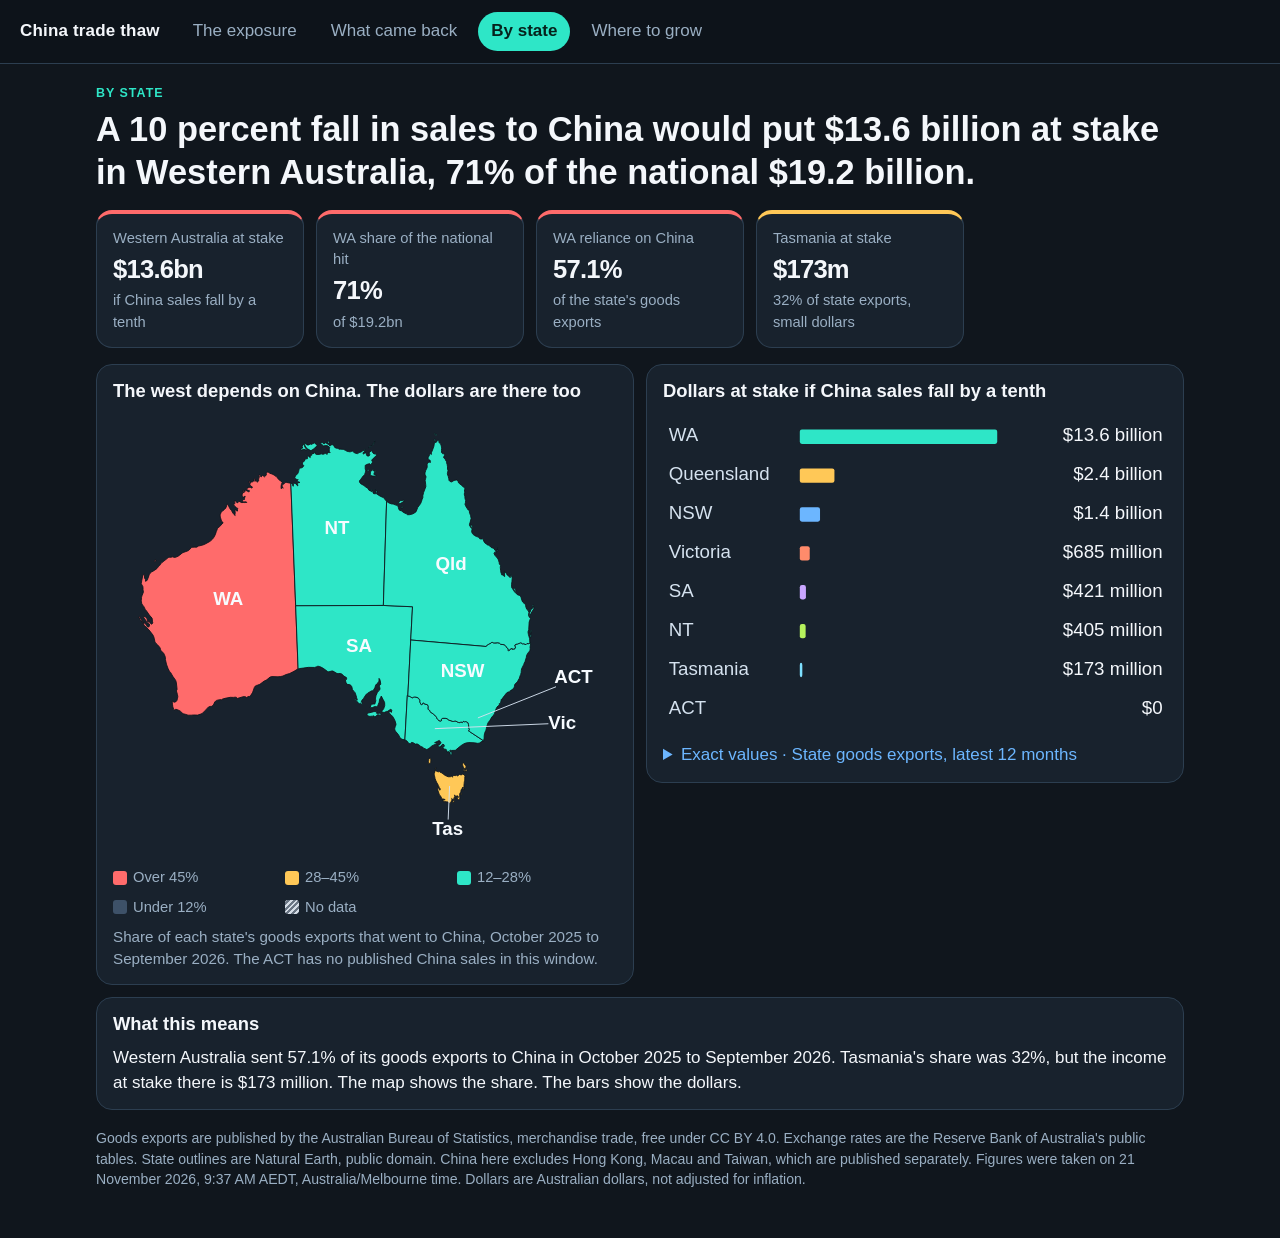
<file: site/states.html>
<!DOCTYPE html>
<html lang="en-AU">
<head>
<meta charset="utf-8">
<meta name="viewport" content="width=device-width, initial-scale=1">
<title>By state · China trade thaw</title>
<link rel="icon" href="favicon.ico">
<link rel="stylesheet" href="assets/style.css">
</head>
<body>
<header class="top">
  <div class="brand">China trade thaw</div>
  <nav><a href="index.html">The exposure</a><a href="recovery.html">What came back</a><a href="states.html" aria-current="page">By state</a><a href="grow.html">Where to grow</a></nav>
</header>
<main>

<section class="banner">
  <p class="kicker">By state</p>
  <h1>A 10 percent fall in sales to China would put $13.6 billion at stake in Western Australia, 71% of the national $19.2 billion.</h1>
</section>
<section class="kpis"><article class="kpi status-down"><p class="kpi-label">Western Australia at stake</p><p class="kpi-value">$13.6bn</p><p class="kpi-detail">if China sales fall by a tenth</p></article><article class="kpi status-down"><p class="kpi-label">WA share of the national hit</p><p class="kpi-value">71%</p><p class="kpi-detail">of $19.2bn</p></article><article class="kpi status-down"><p class="kpi-label">WA reliance on China</p><p class="kpi-value">57.1%</p><p class="kpi-detail">of the state's goods exports</p></article><article class="kpi status-part"><p class="kpi-label">Tasmania at stake</p><p class="kpi-value">$173m</p><p class="kpi-detail">32% of state exports, small dollars</p></article></section>
<section class="grid-2 states">
  <article class="card">
    <h2>The west depends on China. The dollars are there too</h2>
    <div class="chart-scroll"><svg class="chart" data-chart="state-map" viewBox="0 0 700 620" role="img" width="100%"><defs><pattern id="no-data-hatch" patternUnits="userSpaceOnUse" width="7" height="7" patternTransform="rotate(45)"><rect width="7" height="7" fill="#6a7684"/><line x1="0" y1="0" x2="0" y2="7" stroke="#d5dde6" stroke-width="2"/></pattern></defs><polygon data-state="WA" points="40.0,288.8 40.2,289.1 40.9,290.2 40.6,290.9 37.3,286.6 36.0,283.5 36.4,282.8 36.9,282.5 39.1,286.8 39.8,287.7 40.0,288.8" fill="#ff6b6b" stroke="#0e141b" stroke-width="1.2"></polygon><polygon data-state="WA" points="58.0,204.9 59.0,203.5 59.4,204.2 59.4,205.3 58.8,206.6 57.8,206.5 57.6,205.9 58.0,204.9" fill="#ff6b6b" stroke="#0e141b" stroke-width="1.2"></polygon><polygon data-state="WA" points="181.4,107.3 181.6,107.9 182.3,108.6 182.2,109.3 181.7,109.7 181.1,109.7 181.1,109.1 180.4,108.5 180.7,107.7 180.9,107.3 181.4,107.3" fill="#ff6b6b" stroke="#0e141b" stroke-width="1.2"></polygon><polygon data-state="WA" points="190.1,94.7 190.1,95.9 190.2,96.3 189.3,97.3 188.6,96.5 188.9,95.0 189.5,94.4 190.1,94.7" fill="#ff6b6b" stroke="#0e141b" stroke-width="1.2"></polygon><polygon data-state="WA" points="253.7,267.8 257.1,355.5 256.4,355.7 251.4,358.8 245.4,361.8 240.4,363.3 236.0,365.3 233.0,366.0 229.1,366.4 220.9,366.1 218.1,366.8 213.9,370.3 212.6,371.2 210.1,372.2 204.0,376.8 201.1,377.9 199.2,378.4 197.6,379.3 196.3,381.2 194.6,386.2 193.6,388.6 191.1,392.5 189.4,393.8 187.6,393.8 185.8,395.3 183.9,394.1 182.5,393.9 180.3,394.2 172.5,396.5 171.2,394.8 169.8,394.7 167.1,395.0 163.0,394.9 155.6,396.3 152.1,397.4 150.8,398.2 148.2,398.1 143.8,399.2 142.3,400.3 141.3,401.4 139.4,405.7 137.1,407.4 135.0,407.6 132.7,408.2 128.5,412.7 124.2,417.1 122.7,417.7 121.0,418.5 118.7,419.1 117.6,419.6 112.1,419.4 108.6,419.7 104.3,419.7 100.3,418.4 97.3,417.7 93.5,414.1 91.3,412.9 87.5,411.5 86.4,411.8 85.7,412.4 84.0,411.3 83.7,409.6 83.1,408.3 82.6,404.5 82.1,400.1 83.6,400.9 84.8,401.7 87.0,401.3 88.7,399.4 89.5,396.8 90.0,393.9 89.5,391.1 88.1,386.1 88.4,384.9 89.0,384.4 88.8,381.8 87.9,374.0 86.9,371.1 83.0,365.6 80.2,360.7 78.3,358.6 76.5,355.0 74.6,349.9 73.9,347.3 72.8,342.5 72.8,339.7 72.4,338.1 70.4,333.8 66.8,330.1 66.1,328.7 65.8,327.1 64.8,325.3 61.8,321.9 58.9,319.0 58.2,317.5 56.7,311.0 55.3,308.1 49.9,301.2 43.8,295.4 42.0,293.0 41.2,292.2 41.6,292.0 42.2,292.2 42.9,292.8 43.2,292.8 43.4,292.2 43.2,291.0 43.3,290.2 43.8,290.5 44.5,291.9 46.7,295.3 47.5,297.0 49.6,297.3 50.1,296.7 50.7,295.6 50.5,293.0 49.3,292.0 48.3,291.7 46.4,290.0 44.9,287.1 42.9,284.6 42.7,283.5 43.4,282.7 44.6,282.9 46.0,284.4 47.4,285.7 47.7,288.3 47.6,289.1 47.8,289.7 48.3,290.2 48.9,290.6 49.4,289.8 49.8,288.2 50.1,288.3 51.5,291.7 52.3,292.5 53.8,293.4 54.8,292.4 55.3,291.6 54.7,289.1 54.7,286.7 54.2,284.9 50.5,280.7 46.9,275.4 44.8,272.8 42.7,268.6 41.6,267.3 40.0,265.1 39.5,262.3 39.3,260.4 39.6,256.3 40.1,254.1 42.2,248.8 42.0,246.8 41.7,245.2 41.7,242.8 41.5,241.1 40.8,239.6 39.2,237.2 40.0,232.3 41.3,225.9 42.1,224.9 43.4,223.9 43.8,225.1 43.8,229.3 45.1,231.3 45.2,233.8 46.0,233.2 47.3,232.6 48.1,231.1 48.5,229.8 50.3,224.6 51.5,222.6 53.4,220.9 57.3,218.7 61.1,216.0 62.8,213.7 65.0,211.5 66.4,209.4 67.9,207.8 75.5,201.9 76.8,200.8 78.6,200.4 80.9,200.3 82.9,199.8 85.2,200.6 86.8,200.5 90.5,198.8 92.5,197.4 95.8,194.7 97.3,193.8 100.8,192.6 104.9,191.1 109.4,186.5 113.0,186.3 116.3,186.3 118.7,184.8 124.7,183.4 128.0,182.0 134.0,178.7 135.6,177.6 138.0,175.4 140.0,172.8 141.9,169.3 143.0,166.3 143.5,164.7 144.5,162.2 145.3,160.2 145.9,159.3 148.2,157.8 151.6,153.8 152.7,153.0 152.8,151.9 152.0,151.3 151.0,151.0 149.9,147.3 149.1,144.7 148.8,142.9 148.9,141.2 150.1,138.3 151.1,137.1 152.4,135.6 153.7,135.1 154.7,133.8 156.4,132.5 157.0,131.2 157.9,128.7 158.8,126.8 159.6,126.8 161.4,130.9 162.6,133.1 164.6,135.5 166.7,139.3 168.2,140.9 169.0,142.0 169.6,142.5 169.6,141.8 169.4,140.9 169.8,137.9 169.3,135.9 169.4,135.0 169.7,134.7 170.4,134.9 171.8,135.9 172.5,136.3 173.0,136.1 172.8,134.3 173.3,133.0 173.0,132.2 171.9,132.4 171.3,131.4 170.3,130.3 169.1,129.5 167.7,127.7 167.2,127.0 167.7,126.6 168.5,126.6 169.1,125.7 169.3,124.6 168.6,122.8 169.1,122.1 170.3,122.2 172.5,124.9 173.3,124.6 173.9,123.4 175.1,122.9 176.3,123.1 177.2,123.8 178.9,124.5 181.2,124.2 182.3,124.4 184.7,124.1 185.9,124.2 185.6,123.8 184.3,123.4 182.8,123.4 181.1,123.5 180.4,123.0 180.0,121.6 180.4,120.5 180.6,120.1 181.7,120.2 182.7,120.1 182.7,118.6 183.0,117.3 183.5,116.3 183.4,115.3 182.8,115.6 181.5,118.0 180.6,116.2 179.4,114.9 179.5,112.9 180.0,110.8 180.9,110.5 181.8,110.7 182.9,109.5 183.5,108.5 183.3,107.8 183.5,107.2 184.3,107.4 187.7,108.9 188.5,109.8 189.1,109.4 189.3,108.4 189.1,107.3 188.4,107.5 186.7,107.6 186.3,107.0 186.4,106.5 185.5,105.4 186.6,104.5 187.5,104.4 188.1,103.9 188.1,103.1 188.3,102.8 188.8,103.2 190.6,103.3 192.3,104.1 193.1,104.2 193.4,103.7 193.4,102.6 191.3,101.7 191.1,100.7 190.2,99.5 190.1,98.3 191.3,97.2 191.5,96.2 192.2,95.8 193.7,95.7 194.7,94.8 195.8,94.4 196.0,92.6 195.9,91.3 196.3,91.0 197.5,91.4 197.2,92.9 197.3,94.3 197.1,95.0 197.5,94.9 197.7,94.6 198.1,93.7 199.4,94.0 199.7,94.9 199.9,95.9 200.6,96.1 201.3,94.6 202.4,94.2 202.2,92.3 202.5,91.0 202.6,90.0 203.3,89.4 203.4,88.4 202.8,87.7 202.4,86.4 203.3,86.0 204.4,86.6 205.1,88.2 205.6,89.0 206.2,88.5 206.5,87.4 207.6,86.7 208.9,87.5 210.3,88.7 211.8,87.5 213.2,85.4 212.9,84.2 213.0,82.9 214.9,82.1 216.5,82.5 217.9,83.8 220.9,84.7 223.4,86.0 224.6,86.9 226.8,88.3 228.2,89.8 230.2,92.5 234.7,95.7 235.0,96.3 234.5,97.5 234.0,98.9 233.5,101.4 233.5,105.1 234.1,104.8 234.7,103.5 235.4,103.7 236.2,104.5 236.2,103.7 235.7,103.3 234.8,101.6 234.8,100.7 235.4,100.0 236.4,99.1 237.5,98.5 238.1,97.9 238.2,97.3 239.1,96.7 240.6,96.4 241.5,96.5 247.0,97.6 253.7,267.8" fill="#ff6b6b" stroke="#0e141b" stroke-width="1.2"></polygon><polygon data-state="NT" points="253.7,267.8 247.0,97.6 247.8,97.8 249.5,99.3 249.7,101.2 250.3,101.8 250.6,100.6 250.5,98.0 251.0,97.4 252.6,97.8 253.8,98.3 255.5,99.9 255.8,100.8 256.5,101.3 256.7,100.5 256.4,99.4 256.1,98.1 256.4,96.9 258.3,96.8 259.6,96.5 258.9,96.1 258.1,96.0 256.7,95.0 255.8,93.9 257.2,92.7 257.2,92.5 255.8,92.6 254.0,91.6 252.3,90.2 253.4,87.4 255.8,84.7 257.1,83.8 257.2,82.9 257.8,81.2 258.1,79.8 258.2,78.7 258.8,77.6 260.3,76.5 262.3,76.0 263.2,75.6 264.1,74.6 265.0,73.3 263.1,71.0 263.2,69.7 263.5,68.2 265.7,67.0 266.9,64.1 267.7,63.6 269.4,63.6 270.1,63.4 269.9,61.0 270.1,60.1 270.9,59.7 271.8,60.0 272.5,61.0 273.9,61.9 274.3,61.4 274.1,60.4 273.9,59.1 275.2,58.7 276.2,58.6 276.2,57.6 276.1,56.7 276.4,56.3 279.1,56.1 279.7,55.2 280.1,54.4 280.5,54.9 280.9,56.5 282.4,57.5 286.8,57.5 289.2,56.7 290.3,57.1 291.9,57.4 293.7,56.6 294.8,56.0 296.6,56.7 297.2,57.6 297.6,55.8 298.7,55.1 299.8,54.8 301.2,55.0 301.7,54.9 300.5,53.6 300.5,52.4 300.4,50.7 300.6,49.0 301.1,47.9 298.0,45.5 295.0,45.2 292.8,45.7 291.9,45.4 289.9,43.5 288.0,42.9 287.8,42.4 290.1,41.0 291.0,41.2 292.3,42.5 293.1,42.9 293.7,42.8 294.1,41.8 294.7,41.3 295.8,41.6 299.2,43.7 301.2,45.7 302.2,45.2 303.8,44.0 305.4,44.2 306.4,44.9 307.8,47.4 308.9,48.6 311.5,49.0 312.8,49.4 314.2,50.3 316.0,50.2 319.8,50.5 323.4,52.1 324.9,53.1 326.6,53.4 327.6,53.8 329.5,53.9 332.4,52.8 333.7,53.9 334.3,54.6 336.9,56.0 339.8,56.4 341.8,55.0 344.8,54.0 346.9,52.5 348.5,51.8 350.0,50.5 350.6,50.6 349.4,51.8 349.2,52.5 350.1,52.8 350.0,53.1 348.7,54.0 347.1,55.4 347.2,56.3 347.8,56.8 348.5,56.6 349.5,55.9 350.7,55.5 351.8,56.1 352.1,58.2 352.9,59.6 354.5,59.8 355.6,59.8 356.6,57.9 356.1,56.2 355.5,55.9 355.8,55.3 358.5,52.6 359.9,52.7 360.9,55.4 362.6,56.8 364.3,56.7 365.3,57.1 366.0,58.7 359.6,65.1 359.3,65.8 360.1,67.0 360.4,68.4 358.4,71.7 357.6,71.9 356.9,70.9 355.9,70.3 354.9,70.7 353.9,71.0 350.3,72.7 350.3,77.5 351.1,80.4 350.6,82.2 349.5,85.5 348.3,86.7 347.4,87.5 344.2,92.0 343.2,93.0 342.2,94.5 342.5,96.0 342.9,97.0 344.0,98.2 348.5,100.7 350.5,102.4 353.9,104.5 354.7,105.9 355.2,107.0 357.7,108.3 359.5,109.2 360.0,109.0 360.4,108.7 360.8,108.7 361.3,108.9 361.2,109.9 361.0,110.4 361.1,111.1 362.4,112.1 364.4,112.1 365.6,111.9 366.8,112.9 368.0,113.5 369.9,114.8 373.2,116.5 375.8,117.5 378.7,121.3 380.0,122.6 380.0,122.6 375.5,267.3 253.7,267.8" fill="#2ee6c7" stroke="#0e141b" stroke-width="1.2"></polygon><polygon data-state="NT" points="366.6,108.7 366.6,109.8 367.0,110.4 366.3,111.1 365.5,110.3 365.4,109.6 364.8,109.4 365.1,108.7 365.4,108.5 365.8,107.6 366.6,108.7" fill="#2ee6c7" stroke="#0e141b" stroke-width="1.2"></polygon><polygon data-state="NT" points="359.5,106.5 359.9,106.7 359.6,108.0 358.7,108.0 358.5,107.9 358.3,107.3 358.6,106.7 359.5,106.5" fill="#2ee6c7" stroke="#0e141b" stroke-width="1.2"></polygon><polygon data-state="NT" points="363.4,106.8 363.9,106.2 364.0,107.5 363.6,107.9 363.4,108.0 363.4,106.8" fill="#2ee6c7" stroke="#0e141b" stroke-width="1.2"></polygon><polygon data-state="NT" points="365.2,86.2 365.4,86.3 365.1,87.2 364.5,87.9 362.6,87.6 360.9,87.6 358.1,86.9 356.6,86.8 356.2,86.5 357.1,86.0 357.6,85.2 357.4,83.5 357.6,81.3 359.3,80.3 360.1,79.2 361.2,78.5 361.9,78.6 361.7,79.3 362.0,80.5 362.6,81.1 363.3,81.1 364.0,79.7 364.4,79.9 364.7,80.3 364.9,80.9 363.9,81.9 363.5,82.1 363.1,82.6 362.4,84.5 362.4,85.2 363.0,85.8 364.4,86.5 365.2,86.2" fill="#2ee6c7" stroke="#0e141b" stroke-width="1.2"></polygon><polygon data-state="NT" points="354.5,78.2 355.2,78.9 355.4,80.2 354.8,80.6 354.5,80.8 353.1,80.5 353.1,80.0 353.3,79.5 353.7,79.3 354.5,78.2" fill="#2ee6c7" stroke="#0e141b" stroke-width="1.2"></polygon><polygon data-state="NT" points="358.7,45.7 359.1,45.4 359.0,46.0 357.6,47.1 357.0,47.4 354.5,48.4 355.9,47.0 358.7,45.7" fill="#2ee6c7" stroke="#0e141b" stroke-width="1.2"></polygon><polygon data-state="NT" points="269.2,49.8 269.6,50.3 269.6,50.9 268.0,51.3 265.2,50.4 262.4,51.3 261.6,51.3 261.0,50.7 261.4,49.1 262.5,49.4 263.3,48.7 263.1,47.0 262.6,46.1 264.0,44.3 264.7,43.9 265.3,43.9 266.0,45.1 266.1,46.5 266.9,47.7 267.3,48.9 268.6,49.3 269.2,49.8" fill="#2ee6c7" stroke="#0e141b" stroke-width="1.2"></polygon><polygon data-state="NT" points="282.7,44.2 283.4,44.6 283.7,44.9 282.7,46.0 282.5,47.2 281.4,47.2 280.0,49.1 274.9,52.4 270.2,49.8 268.1,48.0 266.7,45.5 266.3,43.4 265.8,42.1 266.0,41.7 266.3,41.5 266.6,41.6 268.1,43.0 268.7,43.3 269.6,44.4 271.7,44.4 274.1,43.2 275.3,43.7 275.8,43.6 277.6,42.5 278.7,42.2 279.5,41.4 280.3,42.2 282.1,43.1 282.7,44.2" fill="#2ee6c7" stroke="#0e141b" stroke-width="1.2"></polygon><polygon data-state="NT" points="363.2,38.9 363.9,38.7 363.2,41.4 361.0,44.1 359.9,45.0 359.8,44.3 360.4,43.8 361.8,41.7 362.4,41.2 362.8,40.9 363.0,40.1 363.2,38.9" fill="#2ee6c7" stroke="#0e141b" stroke-width="1.2"></polygon><polygon data-state="NT" points="299.7,38.2 299.8,39.8 300.3,40.7 299.8,42.7 299.5,42.9 298.2,40.7 298.6,39.9 298.1,38.8 298.9,38.6 299.5,37.7 299.7,38.2" fill="#2ee6c7" stroke="#0e141b" stroke-width="1.2"></polygon><polygon data-state="SA" points="257.1,355.5 253.7,267.8 375.5,267.3 416.0,269.1 413.5,315.3 409.5,392.8 409.2,392.4 408.8,392.2 405.4,454.0 401.4,453.2 398.6,451.1 396.7,447.1 392.8,442.5 391.7,440.8 391.3,439.2 391.3,438.0 392.0,435.6 392.9,433.3 393.0,432.0 391.7,427.5 389.6,423.3 388.7,421.9 386.1,419.0 383.6,416.8 383.0,415.7 382.8,415.1 384.0,415.4 384.6,414.6 385.4,414.3 386.0,415.5 386.8,415.7 386.9,413.8 387.3,412.9 387.0,412.5 386.8,412.1 385.7,411.6 384.5,412.2 383.5,413.0 382.2,413.7 381.7,414.4 380.4,414.3 379.9,414.5 377.2,415.8 375.6,415.8 373.1,415.2 374.0,413.3 375.0,412.2 375.9,410.9 377.4,406.4 377.3,402.4 376.7,400.7 374.7,397.3 373.8,395.3 372.6,393.1 372.0,394.3 371.6,395.6 370.3,397.5 369.7,401.6 367.2,407.9 365.6,407.9 364.3,407.6 362.0,408.3 360.4,409.1 358.9,409.1 358.1,409.3 357.1,409.1 358.9,404.2 360.3,404.4 361.8,404.2 362.5,404.3 363.6,404.3 364.4,402.0 365.0,399.5 364.7,397.8 364.6,396.1 365.0,394.2 365.2,392.8 367.2,388.2 369.0,385.9 370.9,384.0 370.7,382.2 370.2,379.9 370.1,378.2 371.0,377.7 371.9,376.6 371.1,371.6 370.5,370.1 369.5,368.6 369.4,370.5 369.5,372.4 368.0,374.7 366.1,376.4 364.9,377.9 363.7,381.5 362.1,384.5 360.8,385.6 359.5,385.9 358.3,386.3 356.4,387.5 354.5,388.5 353.1,389.8 351.8,390.5 347.9,396.5 346.1,398.5 345.7,399.3 344.9,400.0 345.1,401.0 345.6,401.6 346.2,404.4 345.8,404.9 345.2,404.6 343.6,403.1 342.6,403.6 341.8,404.2 339.8,401.4 338.9,400.8 337.8,399.6 336.7,398.7 336.2,398.6 335.3,398.8 335.4,398.0 336.0,397.4 336.5,397.2 337.5,398.2 338.5,399.0 339.1,399.0 339.4,398.7 338.4,395.6 337.8,392.8 337.4,392.0 336.6,389.2 336.2,388.4 334.4,386.4 332.5,384.0 332.0,381.2 331.3,379.4 330.4,378.3 329.0,377.3 325.1,376.9 323.5,374.1 322.6,370.5 323.3,370.3 324.2,370.2 324.5,369.1 324.3,367.5 320.4,365.3 318.6,363.1 317.0,362.2 315.6,361.8 313.6,361.9 311.2,361.9 305.4,358.4 304.0,358.3 299.8,359.5 298.4,359.3 292.0,354.6 287.8,352.4 286.4,352.0 284.5,351.7 283.1,352.3 282.0,352.8 279.9,353.4 271.5,353.3 264.3,354.3 259.5,354.9 257.1,355.5" fill="#2ee6c7" stroke="#0e141b" stroke-width="1.2"></polygon><polygon data-state="SA" points="369.9,416.9 371.3,417.3 372.2,418.9 371.5,419.6 370.8,419.7 368.6,419.0 366.6,419.4 366.0,420.0 365.6,421.3 363.8,422.0 363.0,421.2 360.9,420.5 360.1,421.4 358.6,421.1 357.2,421.4 355.3,421.2 353.2,419.6 352.7,418.9 353.2,417.7 353.9,416.8 359.5,415.6 362.6,414.6 365.0,414.9 365.7,415.1 366.3,415.7 365.8,416.7 365.8,416.9 368.7,417.4 369.9,416.9" fill="#2ee6c7" stroke="#0e141b" stroke-width="1.2"></polygon><polygon data-state="Qld" points="375.5,267.3 380.0,122.6 380.0,122.6 381.0,123.5 383.5,125.1 387.3,126.4 389.0,126.3 391.8,127.6 394.6,128.3 396.0,130.1 396.4,131.4 396.5,132.5 397.8,135.0 400.6,135.9 404.1,138.5 407.0,139.7 407.7,140.4 409.0,141.2 411.5,141.3 415.9,140.3 418.0,139.2 420.7,137.4 422.2,134.1 423.1,131.4 427.1,126.0 428.3,123.3 429.4,119.7 430.4,117.4 430.3,114.9 431.4,110.4 433.7,104.4 434.5,102.3 434.3,99.2 433.5,93.4 434.1,91.4 434.8,88.7 434.0,86.6 433.3,85.2 433.3,83.2 434.4,79.6 435.4,77.7 436.4,75.3 436.2,70.5 438.1,69.0 438.9,68.2 440.3,68.3 440.9,68.7 441.1,67.8 440.6,66.9 440.5,65.8 440.1,65.3 439.2,65.1 438.6,64.5 437.5,63.8 437.8,61.7 439.9,57.8 440.9,56.3 441.5,57.0 442.2,57.6 442.4,56.4 442.2,55.2 443.8,51.3 445.7,46.1 446.4,41.3 448.9,40.5 450.2,39.4 451.1,38.0 452.4,38.1 453.3,38.8 452.6,39.8 452.4,40.6 454.9,42.8 455.6,44.4 455.9,45.9 456.3,47.3 456.4,49.2 456.2,52.2 456.3,55.0 457.2,56.0 457.9,56.6 459.1,56.7 460.8,57.3 460.3,59.1 459.5,60.5 459.3,61.3 459.4,62.4 460.6,63.4 461.5,64.0 461.9,65.6 463.4,67.8 463.3,69.2 464.0,71.1 464.6,74.7 464.6,77.9 465.3,80.0 464.4,84.4 464.9,86.3 465.6,87.9 466.3,91.0 466.8,93.8 467.7,94.7 469.8,95.8 472.0,94.9 473.6,93.6 475.3,93.4 477.6,92.9 479.2,94.9 479.9,97.0 483.7,100.1 485.7,102.0 487.3,103.2 488.8,104.6 488.6,105.9 488.1,106.9 488.3,108.5 488.4,110.4 487.9,112.6 488.7,116.1 488.9,118.9 489.8,121.6 489.5,124.4 489.2,125.4 488.9,126.9 489.7,128.9 490.4,130.3 491.6,132.0 493.0,134.5 494.2,135.0 495.3,135.2 494.9,137.6 496.6,142.5 497.4,146.4 496.1,151.5 495.1,154.5 495.1,156.0 497.5,159.8 499.0,160.7 498.5,162.3 498.1,165.0 499.1,167.2 500.3,168.8 501.8,169.9 503.2,170.8 505.1,171.7 507.5,172.3 508.7,173.6 509.3,174.6 511.2,175.1 512.1,175.0 513.3,174.8 514.0,175.5 514.4,176.4 515.3,178.7 517.2,181.2 518.8,181.8 519.5,183.0 520.8,183.4 521.8,183.7 523.3,184.7 525.6,187.0 527.8,187.6 528.8,188.3 530.8,190.7 531.5,192.0 532.2,193.9 531.1,193.9 530.0,193.4 529.2,195.0 530.4,197.6 531.9,199.4 533.8,201.5 535.5,204.2 535.8,206.2 536.3,207.0 536.6,209.8 538.2,211.5 537.9,214.4 538.3,218.4 538.9,222.1 539.5,223.3 540.1,225.1 541.0,225.0 541.8,224.5 542.9,226.4 543.6,227.3 544.1,226.9 543.6,223.5 544.4,221.7 545.0,221.5 545.7,221.5 546.5,223.2 547.5,225.0 549.7,226.8 551.4,228.4 552.0,228.4 551.9,227.3 552.2,225.8 552.9,225.6 553.5,226.5 554.5,229.0 554.1,234.1 553.5,238.2 553.8,242.6 554.8,243.9 555.5,245.1 556.6,246.7 557.4,248.2 558.4,249.0 561.6,252.3 562.6,252.8 564.2,253.1 565.9,254.6 566.7,256.0 568.1,260.7 568.9,262.4 570.8,264.3 571.7,264.9 572.9,266.2 573.2,267.8 573.2,268.8 573.8,270.5 574.7,272.7 576.4,274.1 577.7,276.7 577.2,280.7 577.8,282.7 578.2,283.6 579.4,284.7 579.8,285.4 578.0,290.4 577.4,300.9 576.4,304.0 576.9,307.4 578.6,313.3 578.8,315.4 578.8,317.7 579.4,319.3 577.4,320.5 574.9,320.4 573.7,321.7 570.2,320.8 568.9,321.0 567.2,319.8 566.6,320.2 565.7,319.1 564.5,320.2 562.8,320.6 561.7,321.2 561.0,321.1 558.2,322.3 558.5,323.9 559.2,325.1 558.2,327.6 557.0,328.2 555.9,328.0 555.4,328.7 554.6,328.2 554.4,327.2 551.9,328.0 551.4,329.1 550.6,329.8 549.4,330.5 548.7,329.8 548.6,327.9 547.8,326.5 546.4,325.6 545.7,324.8 545.7,324.0 544.9,323.2 543.4,322.2 541.6,321.6 538.4,321.4 536.8,319.9 534.3,319.4 530.3,319.7 528.0,319.5 527.1,318.7 525.9,318.7 525.3,319.1 524.8,319.8 523.3,320.6 521.1,321.7 519.7,322.6 519.3,323.4 518.4,324.1 518.1,324.3 413.5,315.3 416.0,269.1 375.5,267.3" fill="#2ee6c7" stroke="#0e141b" stroke-width="1.2"></polygon><polygon data-state="Qld" points="581.4,308.6 579.6,312.6 579.3,312.5 579.0,311.8 579.4,309.4 580.1,307.9 581.2,308.3 581.4,308.6" fill="#2ee6c7" stroke="#0e141b" stroke-width="1.2"></polygon><polygon data-state="Qld" points="580.9,302.2 581.4,302.4 580.4,304.8 580.4,306.5 580.1,306.7 579.7,305.2 579.8,303.7 580.2,302.3 580.9,302.2" fill="#2ee6c7" stroke="#0e141b" stroke-width="1.2"></polygon><polygon data-state="Qld" points="584.2,266.9 584.0,269.6 584.7,270.7 584.4,272.0 580.5,278.4 579.4,280.9 579.1,281.9 578.7,282.3 578.2,281.5 578.3,278.7 578.8,277.2 579.7,275.8 580.0,275.0 579.9,273.3 582.2,271.8 582.9,270.9 583.3,269.6 582.7,268.2 582.2,267.8 582.8,267.1 583.4,266.8 583.9,266.7 584.2,266.9" fill="#2ee6c7" stroke="#0e141b" stroke-width="1.2"></polygon><polygon data-state="Qld" points="558.8,245.4 559.3,246.6 559.4,247.5 558.9,248.1 558.5,248.2 557.9,247.6 556.2,244.1 556.7,243.1 557.9,243.7 558.3,244.2 558.7,244.2 559.1,244.5 558.8,245.4" fill="#2ee6c7" stroke="#0e141b" stroke-width="1.2"></polygon><polygon data-state="Qld" points="551.4,223.0 551.8,223.3 552.0,224.6 551.6,224.7 551.2,224.7 550.8,224.4 551.2,223.8 551.4,223.0" fill="#2ee6c7" stroke="#0e141b" stroke-width="1.2"></polygon><polygon data-state="Qld" points="543.7,219.5 543.7,221.0 543.6,221.7 543.1,222.1 542.9,221.0 543.1,219.8 543.7,219.5" fill="#2ee6c7" stroke="#0e141b" stroke-width="1.2"></polygon><polygon data-state="Qld" points="534.1,189.0 534.3,190.1 534.8,191.0 534.8,191.2 534.4,191.4 534.0,191.3 533.3,190.9 534.1,189.0" fill="#2ee6c7" stroke="#0e141b" stroke-width="1.2"></polygon><polygon data-state="Qld" points="533.6,187.7 534.2,187.3 533.8,188.7 533.5,188.9 533.2,188.9 532.8,188.7 533.2,188.1 533.6,187.7" fill="#2ee6c7" stroke="#0e141b" stroke-width="1.2"></polygon><polygon data-state="Qld" points="498.7,155.7 498.9,157.1 499.4,158.3 499.1,159.1 498.6,159.6 497.8,159.0 497.2,157.6 496.3,156.4 496.1,155.7 497.3,155.9 498.0,155.8 498.3,155.6 498.7,155.7" fill="#2ee6c7" stroke="#0e141b" stroke-width="1.2"></polygon><polygon data-state="Qld" points="401.6,130.0 402.5,130.8 402.6,131.6 401.0,131.8 400.4,132.1 400.3,131.5 401.0,130.8 401.6,130.0" fill="#2ee6c7" stroke="#0e141b" stroke-width="1.2"></polygon><polygon data-state="Qld" points="403.4,121.0 403.6,121.1 404.9,122.9 402.9,123.0 402.1,123.7 400.9,124.9 400.3,124.7 399.7,125.4 398.7,125.7 398.0,125.7 396.9,126.0 396.7,125.6 397.0,124.2 398.0,122.8 399.0,121.9 401.4,121.6 403.4,121.0" fill="#2ee6c7" stroke="#0e141b" stroke-width="1.2"></polygon><polygon data-state="Qld" points="446.1,36.7 447.2,36.0 448.3,37.8 447.0,38.6 446.2,38.1 446.0,37.1 446.1,36.7" fill="#2ee6c7" stroke="#0e141b" stroke-width="1.2"></polygon><polygon data-state="Qld" points="448.0,29.5 449.2,29.5 449.8,30.3 448.8,31.1 447.8,30.8 447.6,30.2 448.0,29.5" fill="#2ee6c7" stroke="#0e141b" stroke-width="1.2"></polygon><polygon data-state="Qld" points="447.0,28.0 447.6,28.5 447.2,29.5 446.8,29.9 446.1,29.0 447.0,28.0" fill="#2ee6c7" stroke="#0e141b" stroke-width="1.2"></polygon><polygon data-state="Tas" points="473.8,537.6 474.0,538.6 474.1,539.4 473.4,540.8 472.6,540.5 471.7,540.6 471.2,539.6 471.2,539.3 471.9,539.6 472.2,539.3 472.3,538.9 472.6,538.8 472.8,538.2 473.5,537.5 473.8,537.6" fill="#ffc857" stroke="#0e141b" stroke-width="1.2"></polygon><polygon data-state="Tas" points="474.6,534.7 475.0,535.3 475.3,537.2 474.5,537.1 474.3,536.9 474.2,536.2 473.8,535.8 474.1,535.6 474.2,535.2 474.6,534.7" fill="#ffc857" stroke="#0e141b" stroke-width="1.2"></polygon><polygon data-state="Tas" points="483.6,528.4 484.4,528.9 484.6,529.4 483.8,529.8 483.8,530.2 483.1,530.3 482.9,530.2 483.0,529.4 482.9,529.1 483.6,528.4" fill="#ffc857" stroke="#0e141b" stroke-width="1.2"></polygon><polygon data-state="Tas" points="487.5,521.7 487.3,522.4 487.3,523.2 487.1,523.9 486.6,523.7 486.6,523.2 486.7,522.5 486.7,522.0 486.5,521.5 485.7,520.8 486.0,520.5 486.5,520.2 486.2,519.4 485.6,520.0 485.2,520.8 485.4,521.1 485.0,521.3 484.2,522.2 483.6,523.5 483.2,524.7 483.1,526.0 482.6,527.0 481.9,528.0 481.6,529.2 481.4,531.5 481.7,533.7 481.6,536.6 481.2,536.9 479.9,537.0 479.3,537.3 478.5,535.8 478.0,534.2 478.6,533.6 479.5,534.1 479.8,533.8 480.0,533.4 479.9,533.0 478.8,532.1 477.5,531.5 477.0,532.0 477.0,533.4 476.8,533.7 475.8,534.1 475.5,532.0 474.4,530.4 474.4,531.1 474.8,532.4 474.6,533.0 474.4,533.7 473.8,533.9 473.5,534.5 473.4,535.3 473.1,536.6 472.2,537.1 470.4,535.4 470.2,535.9 470.2,536.3 471.1,537.3 470.6,537.8 470.2,538.6 469.4,540.4 468.3,541.9 467.8,542.0 466.3,541.6 464.8,540.1 463.2,540.1 460.6,539.7 458.9,540.1 458.7,538.5 458.4,538.0 458.6,537.5 460.0,537.3 461.3,537.5 461.1,536.9 460.8,536.6 460.2,536.7 458.5,536.0 457.3,536.1 456.6,535.4 455.4,532.8 454.7,531.5 454.3,531.1 453.7,530.8 453.4,530.4 451.4,524.5 451.2,523.2 451.0,519.8 452.9,521.6 453.5,522.6 453.8,524.0 454.6,522.5 454.5,522.0 452.9,519.9 452.7,519.4 452.7,518.7 452.2,519.3 451.5,519.4 451.9,518.0 451.7,516.7 449.9,513.7 448.5,510.8 447.2,507.4 447.1,506.9 447.1,506.2 446.5,503.9 446.2,502.2 446.2,500.7 447.2,497.8 447.4,496.2 448.5,497.0 451.1,498.2 452.4,498.4 453.2,498.1 453.9,498.2 454.6,499.1 455.5,499.7 456.2,499.7 456.7,499.9 457.2,500.5 458.4,501.2 458.9,501.6 459.4,502.1 459.9,502.6 463.1,504.3 465.5,505.2 468.5,505.2 469.4,504.9 470.3,504.4 471.0,505.0 471.6,505.9 471.6,505.0 471.9,504.3 472.7,503.7 473.6,503.4 474.9,503.6 476.3,503.6 476.9,503.3 477.5,503.3 478.2,503.8 479.0,504.1 479.6,503.6 480.6,502.4 481.2,502.0 483.4,502.7 484.1,502.8 485.3,501.5 486.1,501.6 488.1,502.9 488.9,504.4 488.5,506.9 488.5,507.8 488.5,508.7 488.4,510.4 488.0,512.1 487.8,513.4 487.7,514.8 487.4,517.3 487.5,519.0 487.2,520.1 487.1,520.6 487.4,521.1 487.5,521.7" fill="#ffc857" stroke="#0e141b" stroke-width="1.2"></polygon><polygon data-state="Tas" points="488.7,497.7 488.9,497.9 488.2,499.0 487.6,498.2 487.5,497.8 488.4,497.7 488.7,497.7" fill="#ffc857" stroke="#0e141b" stroke-width="1.2"></polygon><polygon data-state="Tas" points="448.5,492.7 448.6,492.8 448.4,493.8 447.9,495.0 447.5,493.4 448.0,493.2 448.5,492.7" fill="#ffc857" stroke="#0e141b" stroke-width="1.2"></polygon><polygon data-state="Tas" points="491.3,495.9 491.8,497.0 490.9,497.7 490.3,497.8 490.0,496.8 488.7,497.0 487.4,496.8 486.6,496.0 486.5,495.6 487.1,495.3 488.7,495.5 490.3,494.9 491.3,495.9" fill="#ffc857" stroke="#0e141b" stroke-width="1.2"></polygon><polygon data-state="Tas" points="489.8,491.7 490.5,492.5 490.4,492.9 490.2,492.9 489.1,493.7 487.8,494.0 487.5,493.6 487.2,493.2 487.0,492.5 485.7,490.0 485.9,489.4 485.7,488.3 484.9,488.3 484.4,487.7 485.4,487.2 486.6,485.7 487.4,486.3 489.2,489.2 490.2,489.8 490.5,490.1 490.3,491.3 489.8,491.7" fill="#ffc857" stroke="#0e141b" stroke-width="1.2"></polygon><polygon data-state="Tas" points="441.4,482.4 441.2,483.7 441.5,484.9 441.1,485.9 440.1,486.7 438.8,487.1 438.4,487.2 438.2,486.3 438.5,485.1 438.0,483.9 438.4,482.7 438.4,481.4 438.7,480.9 439.4,480.3 439.6,479.2 440.3,479.2 441.3,480.1 441.4,482.4" fill="#ffc857" stroke="#0e141b" stroke-width="1.2"></polygon><polygon data-state="Vic" points="405.4,454.0 408.8,392.2 409.2,392.4 409.5,392.8 410.4,393.2 411.6,393.4 413.1,394.1 415.0,395.3 416.4,395.5 417.5,394.7 418.7,394.4 420.8,394.6 423.6,395.6 424.7,396.5 425.1,397.5 425.6,398.0 426.2,398.3 426.4,399.1 426.2,400.6 426.6,402.3 427.4,404.1 428.2,405.2 428.8,405.3 429.4,404.7 430.0,403.4 430.5,402.6 430.9,402.5 431.4,402.8 431.9,403.6 433.2,404.2 436.3,405.1 437.5,406.0 437.9,407.5 437.7,409.8 437.8,411.2 438.1,411.9 438.7,412.5 439.7,413.0 440.2,413.7 440.2,414.5 441.7,415.9 444.7,417.9 446.9,419.7 448.4,421.3 449.4,422.8 449.9,424.1 450.9,425.5 452.6,427.1 454.2,427.8 455.6,427.7 456.3,427.2 456.1,426.5 456.1,425.7 456.4,424.9 457.0,424.4 458.0,424.1 459.7,424.0 462.3,424.1 464.2,424.7 465.4,425.8 466.8,426.7 469.5,427.5 471.6,428.3 473.0,428.4 474.0,428.2 474.8,427.7 476.3,428.0 478.1,429.0 479.9,429.8 481.8,430.1 482.5,429.3 483.2,429.2 484.6,429.5 485.2,429.9 485.6,429.7 485.9,429.0 486.4,428.5 487.0,428.3 487.6,428.5 488.0,428.9 488.6,428.9 489.7,428.6 490.8,428.8 492.7,429.9 493.2,430.4 493.7,432.5 494.5,438.2 495.0,439.5 494.4,441.0 493.9,441.7 494.9,442.2 514.6,455.2 514.4,455.6 512.9,455.7 511.5,456.6 509.6,458.1 508.5,458.6 506.2,458.8 502.0,458.1 493.7,457.7 492.1,457.9 488.9,458.8 485.8,460.3 482.7,462.5 475.5,468.5 470.4,468.7 469.5,468.6 468.7,468.4 467.8,468.7 467.7,469.5 468.4,470.5 469.0,471.3 470.2,470.3 470.6,470.7 470.6,472.8 470.5,474.1 470.1,474.7 469.4,475.2 468.7,474.8 468.6,474.1 467.9,472.3 466.9,470.7 465.9,470.1 465.2,470.6 464.2,471.0 463.5,469.0 462.8,467.3 461.6,467.0 460.6,466.9 459.8,466.2 458.2,464.9 458.6,464.0 459.2,463.2 460.2,462.9 460.0,461.6 459.6,460.6 458.3,460.2 457.4,460.3 456.8,461.0 456.0,462.4 453.0,463.9 451.8,462.8 450.3,461.2 451.1,461.4 452.7,461.5 454.1,460.3 454.7,459.6 455.5,457.9 454.8,456.6 454.1,455.7 453.0,454.8 448.5,457.1 447.6,457.4 446.7,457.9 448.2,458.4 449.0,458.4 449.9,459.2 448.3,460.2 447.1,460.4 445.7,461.0 442.8,462.5 439.0,465.8 437.5,466.7 435.6,467.4 433.3,466.2 432.0,465.9 430.4,464.3 427.5,463.1 424.9,461.0 423.1,459.9 421.8,459.6 419.9,459.9 416.8,457.9 414.4,457.6 412.7,459.3 411.5,459.1 410.7,458.8 408.4,455.7 406.0,454.2 405.4,454.0" fill="#2ee6c7" stroke="#0e141b" stroke-width="1.2"></polygon><polygon data-state="Vic" points="457.3,464.1 457.7,464.9 457.7,465.2 456.7,464.5 455.0,464.5 456.2,463.5 457.0,463.8 457.3,464.1" fill="#2ee6c7" stroke="#0e141b" stroke-width="1.2"></polygon><polygon data-state="Vic" points="458.9,461.6 459.6,462.3 457.7,463.1 457.0,462.6 457.2,461.8 457.3,461.5 458.9,461.6" fill="#2ee6c7" stroke="#0e141b" stroke-width="1.2"></polygon><polygon data-state="ACT" points="512.0,421.6 511.5,421.9 510.5,421.6 509.2,422.1 508.6,422.9 508.6,423.9 508.2,425.0 507.6,425.4 507.5,428.7 506.6,429.9 505.4,429.3 504.9,428.3 505.0,427.1 504.5,427.1 503.8,426.4 503.7,425.3 503.9,423.1 505.0,420.5 508.7,418.3 509.7,418.9 509.7,419.6 510.3,420.5 512.0,421.6" fill="url(#no-data-hatch)" stroke="#0e141b" stroke-width="1.2"></polygon><polygon data-state="NSW" points="409.5,392.8 413.5,315.3 518.1,324.3 518.4,324.1 519.3,323.4 519.7,322.6 521.1,321.7 523.3,320.6 524.8,319.8 525.3,319.1 525.9,318.7 527.1,318.7 528.0,319.5 530.3,319.7 534.3,319.4 536.8,319.9 538.4,321.4 541.6,321.6 543.4,322.2 544.9,323.2 545.7,324.0 545.7,324.8 546.4,325.6 547.8,326.5 548.6,327.9 548.7,329.8 549.4,330.5 550.6,329.8 551.4,329.1 551.9,328.0 554.4,327.2 554.6,328.2 555.4,328.7 555.9,328.0 557.0,328.2 558.2,327.6 559.2,325.1 558.5,323.9 558.2,322.3 561.0,321.1 561.7,321.2 562.8,320.6 564.5,320.2 565.7,319.1 566.6,320.2 567.2,319.8 568.9,321.0 570.2,320.8 573.7,321.7 574.9,320.4 577.4,320.5 579.4,319.3 580.0,320.9 579.2,325.4 579.5,327.6 578.9,330.3 576.6,333.0 574.5,336.5 574.0,339.6 572.2,345.5 571.3,347.0 570.4,349.5 567.5,355.3 567.1,357.6 566.9,360.5 566.2,363.2 565.4,365.0 564.4,368.4 561.6,373.4 558.1,376.9 557.5,379.9 557.0,381.2 556.1,382.8 554.1,384.3 553.0,384.9 552.4,385.9 551.4,385.8 551.3,386.1 552.0,386.6 551.6,387.0 548.8,387.6 546.9,388.6 544.6,391.4 543.6,392.8 542.5,394.2 541.8,394.8 541.4,395.5 540.8,397.4 539.8,397.6 538.9,398.0 539.0,399.9 538.3,401.9 538.0,403.3 537.5,404.1 537.0,403.7 536.5,403.8 535.9,404.2 536.7,404.5 537.2,404.8 535.2,406.5 533.3,408.4 532.7,409.7 531.8,411.3 530.7,415.0 529.9,417.1 530.0,418.7 529.9,419.0 529.5,419.0 529.3,418.8 528.5,419.2 528.3,419.7 528.5,420.4 528.5,420.4 527.6,420.7 527.2,421.3 526.6,421.6 523.5,426.9 522.3,428.3 520.8,430.4 520.1,432.4 519.4,434.6 518.5,438.4 517.8,441.0 516.6,443.5 516.0,445.3 515.5,448.9 515.5,451.6 515.1,453.0 514.9,454.4 514.6,455.2 494.9,442.2 493.9,441.7 494.4,441.0 495.0,439.5 494.5,438.2 493.7,432.5 493.2,430.4 492.7,429.9 490.8,428.8 489.7,428.6 488.6,428.9 488.0,428.9 487.6,428.5 487.0,428.3 486.4,428.5 485.9,429.0 485.6,429.7 485.2,429.9 484.6,429.5 483.2,429.2 482.5,429.3 481.8,430.1 479.9,429.8 478.1,429.0 476.3,428.0 474.8,427.7 474.0,428.2 473.0,428.4 471.6,428.3 469.5,427.5 466.8,426.7 465.4,425.8 464.2,424.7 462.3,424.1 459.7,424.0 458.0,424.1 457.0,424.4 456.4,424.9 456.1,425.7 456.1,426.5 456.3,427.2 455.6,427.7 454.2,427.8 452.6,427.1 450.9,425.5 449.9,424.1 449.4,422.8 448.4,421.3 446.9,419.7 444.7,417.9 441.7,415.9 440.2,414.5 440.2,413.7 439.7,413.0 438.7,412.5 438.1,411.9 437.8,411.2 437.7,409.8 437.9,407.5 437.5,406.0 436.3,405.1 433.2,404.2 431.9,403.6 431.4,402.8 430.9,402.5 430.5,402.6 430.0,403.4 429.4,404.7 428.8,405.3 428.2,405.2 427.4,404.1 426.6,402.3 426.2,400.6 426.4,399.1 426.2,398.3 425.6,398.0 425.1,397.5 424.7,396.5 423.6,395.6 420.8,394.6 418.7,394.4 417.5,394.7 416.4,395.5 415.0,395.3 413.1,394.1 411.6,393.4 410.4,393.2 409.5,392.8" fill="#2ee6c7" stroke="#0e141b" stroke-width="1.2"></polygon><line class="leader" data-state="Tas" x1="467.5" y1="518.1" x2="465.5" y2="564.7" stroke="#d5e2ef" stroke-width="1.3"></line><line class="leader" data-state="Vic" x1="447.0" y1="438.4" x2="604.7" y2="431.6" stroke="#d5e2ef" stroke-width="1.3"></line><line class="leader" data-state="ACT" x1="506.8" y1="423.5" x2="615.3" y2="380.2" stroke="#d5e2ef" stroke-width="1.3"></line><text class="chart-label" data-state="WA" x="160.0" y="266.1" text-anchor="middle" fill="#f7fbff" font-size="26" font-weight="700">WA</text><text class="chart-label" data-state="NT" x="311.0" y="167.7" text-anchor="middle" fill="#f7fbff" font-size="26" font-weight="700">NT</text><text class="chart-label" data-state="SA" x="341.7" y="331.3" text-anchor="middle" fill="#f7fbff" font-size="26" font-weight="700">SA</text><text class="chart-label" data-state="Qld" x="469.5" y="218.0" text-anchor="middle" fill="#f7fbff" font-size="26" font-weight="700">Qld</text><text class="chart-label" data-state="Tas" x="464.9" y="586.0" text-anchor="middle" fill="#f7fbff" font-size="26" font-weight="700">Tas</text><text class="chart-label" data-state="Vic" x="604.7" y="438.4" text-anchor="start" fill="#f7fbff" font-size="26" font-weight="700">Vic</text><text class="chart-label" data-state="ACT" x="612.7" y="375.5" text-anchor="start" fill="#f7fbff" font-size="26" font-weight="700">ACT</text><text class="chart-label" data-state="NSW" x="485.5" y="367.3" text-anchor="middle" fill="#f7fbff" font-size="26" font-weight="700">NSW</text></svg></div>
    <ul class="legend">
      <li><i style="background:#ff6b6b"></i>Over 45%</li>
      <li><i style="background:#ffc857"></i>28–45%</li>
      <li><i style="background:#2ee6c7"></i>12–28%</li>
      <li><i style="background:#3d5168"></i>Under 12%</li>
      <li><i class="swatch-empty"></i>No data</li>
    </ul>
    <p class="note">Share of each state's goods exports that went to China, October 2025 to September 2026. The ACT has no published China sales in this window.</p>
  </article>
  <article class="card">
    <h2>Dollars at stake if China sales fall by a tenth</h2>
    <div class="chart-scroll"><svg class="chart" data-chart="state-shock" viewBox="0 0 700 442" role="img" width="100%"><text class="chart-label" x="8" y="39.5" fill="#d5e2ef" font-size="26">WA</text><rect x="190.0" y="23.0" width="274.2" height="20" rx="3" fill="#2ee6c7"></rect><text class="chart-label" x="694" y="39.5" text-anchor="end" fill="#f4f7fb" font-size="26">$13.6 billion</text><text class="chart-label" x="8" y="93.5" fill="#d5e2ef" font-size="26">Queensland</text><rect x="190.0" y="77.0" width="48.1" height="20" rx="3" fill="#ffc857"></rect><text class="chart-label" x="694" y="93.5" text-anchor="end" fill="#f4f7fb" font-size="26">$2.4 billion</text><text class="chart-label" x="8" y="147.5" fill="#d5e2ef" font-size="26">NSW</text><rect x="190.0" y="131.0" width="28.1" height="20" rx="3" fill="#6cb6ff"></rect><text class="chart-label" x="694" y="147.5" text-anchor="end" fill="#f4f7fb" font-size="26">$1.4 billion</text><text class="chart-label" x="8" y="201.5" fill="#d5e2ef" font-size="26">Victoria</text><rect x="190.0" y="185.0" width="13.8" height="20" rx="3" fill="#ff8b6b"></rect><text class="chart-label" x="694" y="201.5" text-anchor="end" fill="#f4f7fb" font-size="26">$685 million</text><text class="chart-label" x="8" y="255.5" fill="#d5e2ef" font-size="26">SA</text><rect x="190.0" y="239.0" width="8.5" height="20" rx="3" fill="#c9a6ff"></rect><text class="chart-label" x="694" y="255.5" text-anchor="end" fill="#f4f7fb" font-size="26">$421 million</text><text class="chart-label" x="8" y="309.5" fill="#d5e2ef" font-size="26">NT</text><rect x="190.0" y="293.0" width="8.1" height="20" rx="3" fill="#b6f25c"></rect><text class="chart-label" x="694" y="309.5" text-anchor="end" fill="#f4f7fb" font-size="26">$405 million</text><text class="chart-label" x="8" y="363.5" fill="#d5e2ef" font-size="26">Tasmania</text><rect x="190.0" y="347.0" width="3.5" height="20" rx="3" fill="#7ee0ff"></rect><text class="chart-label" x="694" y="363.5" text-anchor="end" fill="#f4f7fb" font-size="26">$173 million</text><text class="chart-label" x="8" y="417.5" fill="#d5e2ef" font-size="26">ACT</text><rect x="190.0" y="401.0" width="0.0" height="20" rx="3" fill="#2ee6c7"></rect><text class="chart-label" x="694" y="417.5" text-anchor="end" fill="#f4f7fb" font-size="26">$0</text></svg></div>
    <details class="exact"><summary>Exact values · State goods exports, latest 12 months</summary><table><thead><tr><th>State</th><th>All goods</th><th>To China</th><th>China share</th><th>10 percent of China sales</th></tr></thead><tbody><tr><td>Western Australia</td><td>$239.0 billion</td><td>$136.5 billion</td><td>57.1%</td><td>$13.6 billion</td></tr><tr><td>Queensland</td><td>$103.1 billion</td><td>$24.0 billion</td><td>23.2%</td><td>$2.4 billion</td></tr><tr><td>New South Wales</td><td>$102.8 billion</td><td>$14.0 billion</td><td>13.6%</td><td>$1.4 billion</td></tr><tr><td>Victoria</td><td>$38.2 billion</td><td>$6.8 billion</td><td>17.9%</td><td>$685 million</td></tr><tr><td>South Australia</td><td>$18.7 billion</td><td>$4.2 billion</td><td>22.5%</td><td>$421 million</td></tr><tr><td>Northern Territory</td><td>$16.2 billion</td><td>$4.1 billion</td><td>25.1%</td><td>$405 million</td></tr><tr><td>Tasmania</td><td>$5.4 billion</td><td>$1.7 billion</td><td>32.3%</td><td>$173 million</td></tr><tr><td>Australian Capital Territory</td><td>$103 million</td><td>$0</td><td>0.0%</td><td>$0</td></tr></tbody></table></details>
  </article>
</section>
<section class="means"><h2>What this means</h2><p>Western Australia sent 57.1% of its goods exports to China in October 2025 to September 2026. Tasmania's share was 32%, but the income at stake there is $173 million. The map shows the share. The bars show the dollars.</p></section>

<footer class="sources">
  <p>Goods exports are published by the Australian Bureau of Statistics, merchandise trade, free under CC BY 4.0.
  Exchange rates are the Reserve Bank of Australia's public tables. State outlines are Natural Earth, public domain.
  China here excludes Hong Kong, Macau and Taiwan, which are published separately.
  Figures were taken on 21 November 2026, 9:37 AM AEDT, Australia/Melbourne time.
  Dollars are Australian dollars, not adjusted for inflation.</p>
</footer>
</main>
<script src="assets/app.js"></script>
</body>
</html>
</file>
<file: site/assets/style.css>
:root {
  color-scheme: dark;
  --bg: #10161d;
  --card: #18222d;
  --line: #2c3e50;
  --text: #f4f7fb;
  --muted: #9aafc3;
  --teal: #2ee6c7;
  --amber: #ffc857;
  --coral: #ff6b6b;
  --blue: #6cb6ff;
}

* { box-sizing: border-box; }

body {
  margin: 0;
  background: var(--bg);
  color: var(--text);
  font: 17px/1.45 "Segoe UI", "Helvetica Neue", Arial, sans-serif;
}

.top {
  display: flex;
  flex-wrap: wrap;
  align-items: center;
  gap: 12px 20px;
  padding: 12px 20px;
  border-bottom: 1px solid var(--line);
  background: #0d131a;
  position: sticky;
  top: 0;
  z-index: 2;
}

.brand {
  font-weight: 700;
  letter-spacing: 0.01em;
}

nav {
  display: flex;
  flex-wrap: wrap;
  gap: 8px;
}

nav a {
  color: var(--muted);
  text-decoration: none;
  padding: 6px 12px;
  border-radius: 999px;
  border: 1px solid transparent;
}

nav a[aria-current="page"] {
  color: #06221c;
  background: var(--teal);
  font-weight: 700;
}

main {
  max-width: 1120px;
  margin: 0 auto;
  padding: 20px 16px 48px;
  min-width: 0;
}

.banner h1 {
  font-size: clamp(1.6rem, 3vw, 2.15rem);
  line-height: 1.25;
  margin: 6px 0 0;
}

.kicker {
  margin: 0;
  color: var(--teal);
  font-weight: 700;
  text-transform: uppercase;
  letter-spacing: 0.08em;
  font-size: 0.78rem;
}

.kpis {
  display: grid;
  grid-template-columns: repeat(5, minmax(0, 1fr));
  align-items: stretch;
  gap: 12px;
  margin: 16px 0;
}

.kpi, .card, .means {
  background: var(--card);
  border: 1px solid var(--line);
  border-radius: 16px;
  padding: 14px 16px;
}

.kpi {
  border-top: 4px solid var(--line);
  height: 100%;
  min-width: 0;
  display: flex;
  flex-direction: column;
}

.kpi.status-back { border-top-color: var(--teal); }
.kpi.status-part { border-top-color: var(--amber); }
.kpi.status-down { border-top-color: var(--coral); }

.kpi-label, .kpi-detail, .note, footer {
  color: var(--muted);
}

.kpi-label, .kpi-detail { margin: 0; font-size: 0.92rem; }
.kpi-value {
  margin: 6px 0;
  font-size: clamp(1.35rem, 2vw, 1.8rem);
  font-weight: 750;
  letter-spacing: -0.03em;
  line-height: 1.15;
  white-space: nowrap;
}

.card { margin: 12px 0; min-width: 0; }
.card h2, .means h2, .panel h3 {
  font-size: 1.15rem;
  line-height: 1.3;
  margin: 0 0 10px;
}

.grid-2 {
  display: grid;
  grid-template-columns: 1fr 1fr;
  gap: 12px;
  align-items: stretch;
  min-width: 0;
}

.grid-2 > .card {
  margin: 0;
  height: 100%;
  display: flex;
  flex-direction: column;
}

.grid-2 > .card .exact {
  margin-top: auto;
}

.grid-2.states {
  align-items: start;
}

.grid-2.states > .card {
  height: auto;
}

.grid-2.states > .card .exact {
  margin-top: 12px;
}

.note { margin: 8px 0 0; font-size: 0.95rem; }

.means { margin-top: 12px; }
.means p { margin: 0; }

.pills { display: flex; flex-wrap: wrap; gap: 8px; margin-bottom: 12px; }
.pills button {
  background: transparent;
  color: var(--text);
  border: 1px solid var(--line);
  border-radius: 999px;
  padding: 6px 12px;
  font: inherit;
  cursor: pointer;
}
.pills button.on {
  background: var(--blue);
  color: #07121c;
  border-color: var(--blue);
  font-weight: 700;
}

.chart-scroll { max-width: 100%; }
svg.chart { display: block; width: 100%; max-width: 820px; height: auto; }
svg text { font-family: "Segoe UI", "Helvetica Neue", Arial, sans-serif; }

.legend {
  display: grid;
  grid-template-columns: repeat(3, minmax(0, 1fr));
  gap: 8px 12px;
  list-style: none;
  padding: 8px 0 0;
  margin: 0;
}
.legend li {
  display: flex;
  align-items: center;
  gap: 6px;
  color: var(--muted);
  font-size: 0.92rem;
  white-space: nowrap;
}
.legend i { width: 14px; height: 14px; border-radius: 3px; display: inline-block; flex: 0 0 auto; }
.legend i.swatch-empty {
  background: repeating-linear-gradient(-45deg, #6a7684, #6a7684 2px, #d5dde6 2px, #d5dde6 4px);
}

details.exact { margin-top: 10px; }
details.exact summary { cursor: pointer; color: var(--blue); }
table { width: 100%; border-collapse: collapse; margin-top: 8px; font-size: 0.92rem; }
th, td { text-align: left; padding: 6px 8px; border-bottom: 1px solid var(--line); vertical-align: top; }
th { color: var(--muted); font-weight: 650; }

footer.sources { margin-top: 18px; font-size: 0.88rem; }
footer.sources p { margin: 0; }

@media (max-width: 980px) {
  .kpis { grid-template-columns: 1fr 1fr; }
  .grid-2 { grid-template-columns: 1fr; }
  .legend { grid-template-columns: repeat(3, minmax(0, 1fr)); }
}

@media (max-width: 640px) {
  .kpis { grid-template-columns: 1fr; }
}
</file>
